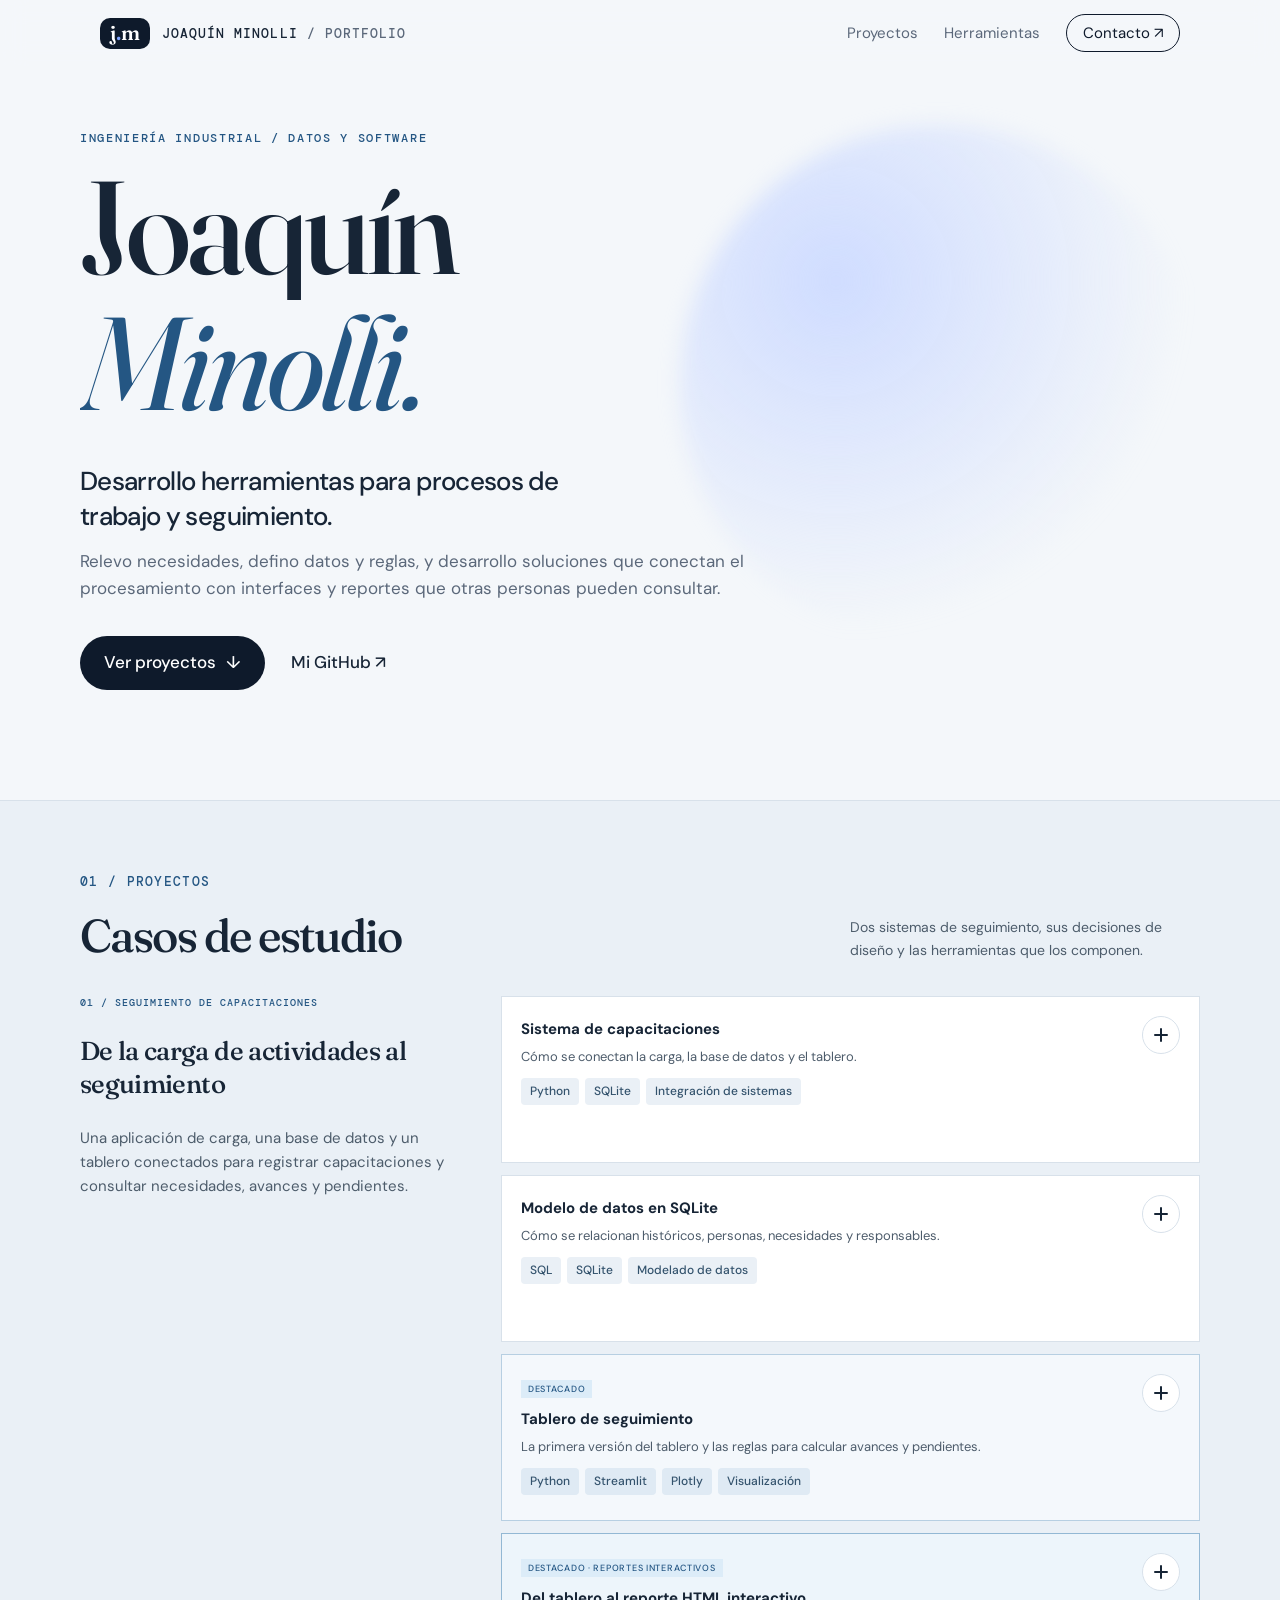
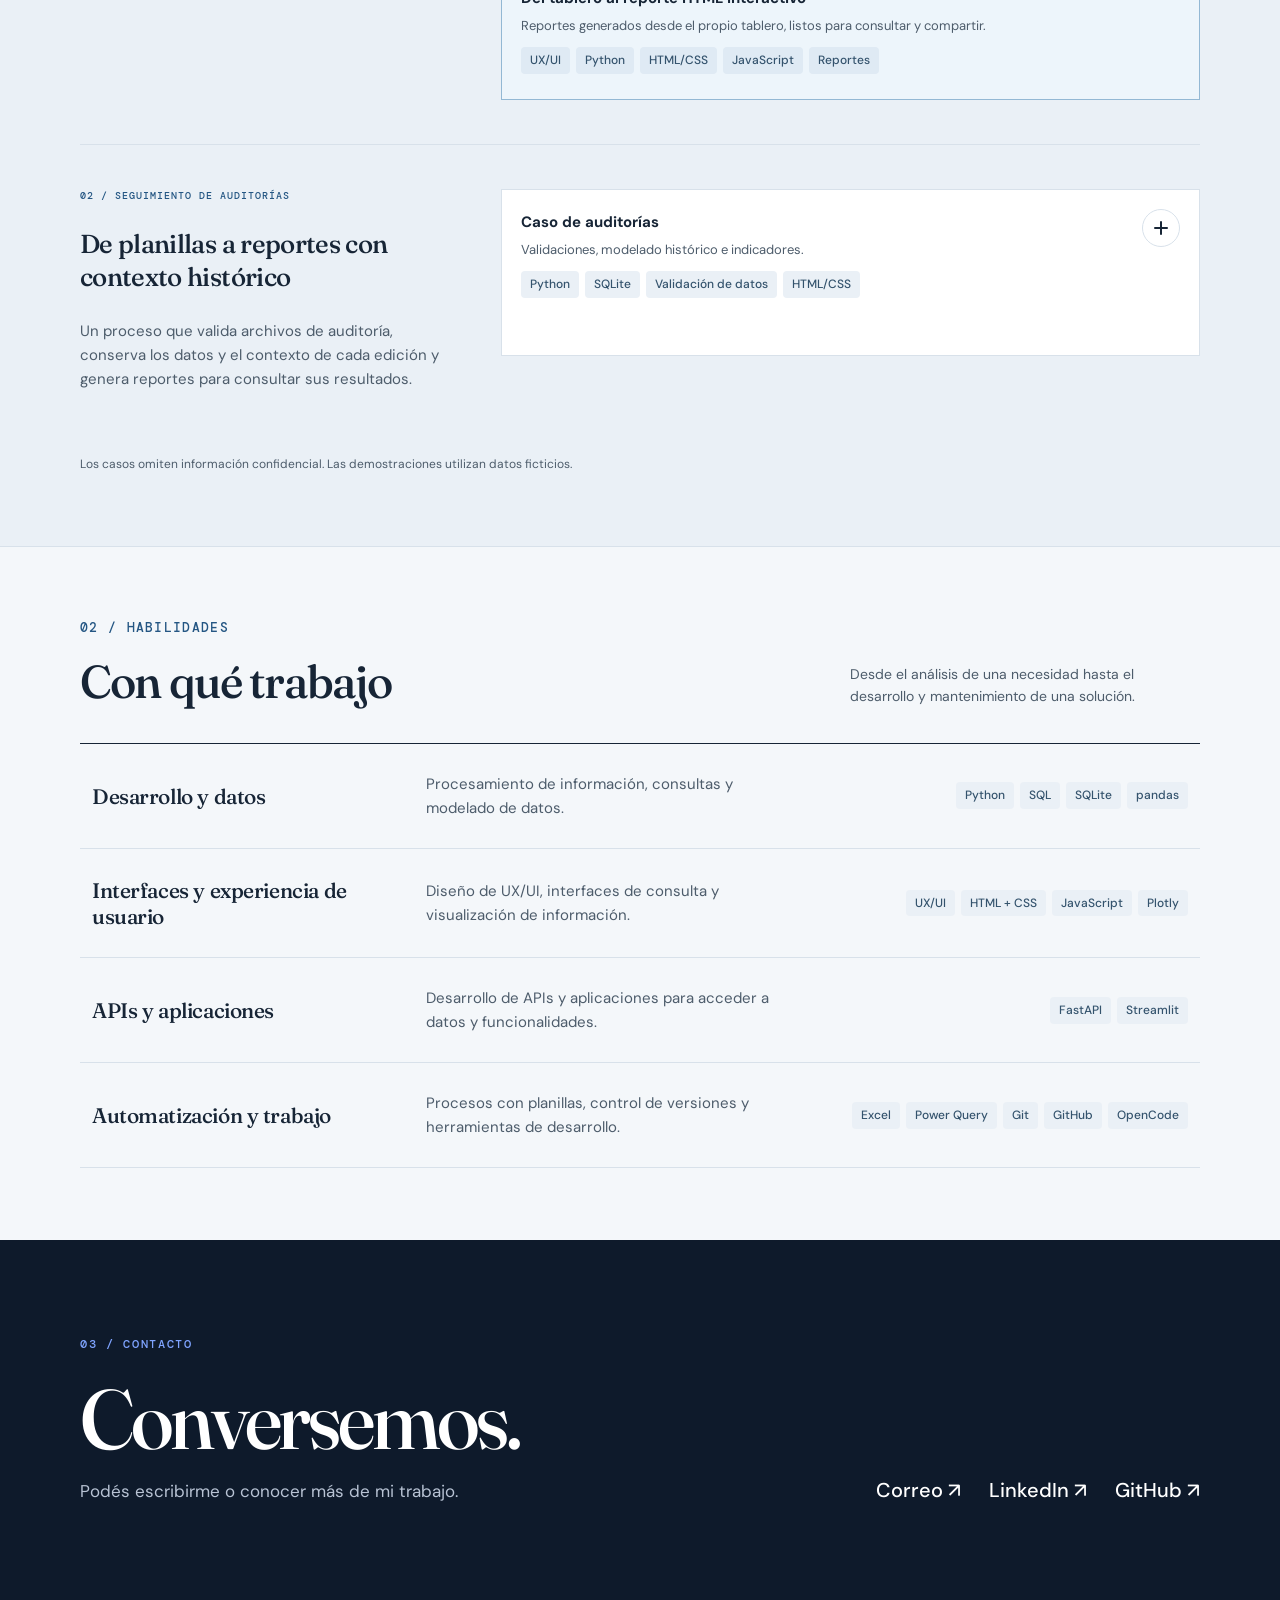
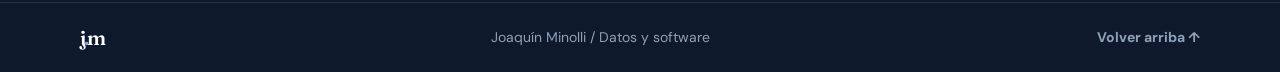
<file: index.html>
<!doctype html>
<html lang="es">
<head>
  <meta charset="utf-8">
  <meta name="viewport" content="width=device-width, initial-scale=1">
  <meta name="theme-color" content="#f4f7fa">
  <title>Joaquín Minolli — Proyectos de datos y software</title>
  <link rel="preconnect" href="https://fonts.googleapis.com">
  <link rel="preconnect" href="https://fonts.gstatic.com" crossorigin>
  <link href="https://fonts.googleapis.com/css2?family=DM+Sans:wght@400;500;600;700&family=DM+Mono:wght@400;500&family=Fraunces:opsz,wght@9..144,400;9..144,500;9..144,600&display=swap" rel="stylesheet">
  <meta name="description" content="Proyectos de Joaquín Minolli: desarrollo de sistemas de seguimiento, automatización y análisis de datos.">
  <link rel="stylesheet" href="sitio/styles.css">
</head>
<body>
  <a class="skip" href="#contenido">Saltar al contenido</a>
  <header class="topbar"><a class="brand" href="#inicio" aria-label="Joaquín Minolli, inicio"><span class="brand-mark">j<span>.</span>m</span><span>JOAQUÍN MINOLLI <small>/ PORTFOLIO</small></span></a><nav aria-label="Navegación principal"><a href="#proyectos">Proyectos</a><a href="#herramientas">Herramientas</a><a class="nav-contact" href="#contacto">Contacto ↗</a></nav></header>
  <main id="contenido">
    <section class="hero wrap" id="inicio"><p class="eyebrow" style="--d:100">INGENIERÍA INDUSTRIAL / DATOS Y SOFTWARE</p><h1 aria-label="Joaquín Minolli."><span class="line"><span style="--d:250">Joaquín</span></span><span class="line"><span style="--d:400"><em>Minolli.</em></span></span></h1><p class="hero-lead" style="--d:750">Desarrollo herramientas para procesos de trabajo y seguimiento.</p><p class="hero-text" style="--d:900">Relevo necesidades, defino datos y reglas, y desarrollo soluciones que conectan el procesamiento con interfaces y reportes que otras personas pueden consultar.</p><div class="hero-actions" style="--d:1050"><a class="button" href="#proyectos">Ver proyectos <span aria-hidden="true">↓</span></a><a class="text-link" href="https://github.com/jminolli-e">Mi GitHub <span aria-hidden="true">↗</span></a></div></section>
    <section class="projects-section" id="proyectos"><div class="wrap section"><div class="section-heading reveal"><div><p class="eyebrow">01 / PROYECTOS</p><h2>Casos de estudio</h2></div><p>Dos sistemas de seguimiento, sus decisiones de diseño y las herramientas que los componen.</p></div>
      <article class="split"><div class="side reveal"><p class="project-label">01 / SEGUIMIENTO DE CAPACITACIONES</p><h3>De la carga de actividades al seguimiento</h3><p class="sum">Una aplicación de carga, una base de datos y un tablero conectados para registrar capacitaciones y consultar necesidades, avances y pendientes.</p></div><div class="list" aria-label="Documentación de capacitaciones">
        <details class="document reveal"><summary><span><strong>Sistema de capacitaciones</strong><small>Cómo se conectan la carga, la base de datos y el tablero.</small><span class="tags"><span>Python</span><span>SQLite</span><span>Integración de sistemas</span></span></span><span class="icon" aria-hidden="true"></span></summary><div class="document-detail"><p>Presenta el recorrido completo de una actividad: su registro y validación, el almacenamiento en SQLite y su uso en el seguimiento. Explica también las decisiones de arquitectura y sus restricciones.</p><a href="https://github.com/jminolli-e/case-studies/tree/main/pipeline_capacitaciones">Leer el caso ↗</a></div></details>
        <details class="document reveal"><summary><span><strong>Modelo de datos en SQLite</strong><small>Cómo se relacionan históricos, personas, necesidades y responsables.</small><span class="tags"><span>SQL</span><span>SQLite</span><span>Modelado de datos</span></span></span><span class="icon" aria-hidden="true"></span></summary><div class="document-detail"><p>Describe la base departamental, sus históricos y catálogos, y las reglas que relacionan las actividades realizadas con las necesidades de capacitación.</p><a href="https://github.com/jminolli-e/case-studies/tree/main/capacitaciones.db">Leer el caso ↗</a></div></details>
        <details class="document featured reveal"><summary><span><span class="badge">Destacado</span><br><strong>Tablero de seguimiento</strong><small>La primera versión del tablero y las reglas para calcular avances y pendientes.</small><span class="tags"><span>Python</span><span>Streamlit</span><span>Plotly</span><span>Visualización</span></span></span><span class="icon" aria-hidden="true"></span></summary><div class="document-detail"><p>Explica cómo se construyen los universos de seguimiento, se calcula el cumplimiento y se presentan indicadores y pendientes para su consulta.</p><a href="https://github.com/jminolli-e/case-studies/tree/main/capacitaciones">Leer el caso ↗</a></div></details>
        <details class="document featured report reveal"><summary><span><span class="badge">Destacado · Reportes interactivos</span><br><strong>Del tablero al reporte HTML interactivo</strong><small>Reportes generados desde el propio tablero, listos para consultar y compartir.</small><span class="tags"><span>UX/UI</span><span>Python</span><span>HTML/CSS</span><span>JavaScript</span><span>Reportes</span></span></span><span class="icon" aria-hidden="true"></span></summary><div class="document-detail"><p>Al elegir un período, el tablero genera un reporte HTML autocontenido con indicadores, actividad y pendientes por grupo. Incluye filtros y descarga de CSV, sin necesitar acceso al tablero.</p><a href="https://github.com/jminolli-e/case-studies/tree/main/capacitaciones/actualizacion">Leer el caso ↗</a><div class="demo-links"><a href="capacitaciones/actualizacion/demo/dashboard-actual.html">Probar el tablero ↗</a><a href="capacitaciones/actualizacion/demo/reporte-actual.html">Ver un reporte de ejemplo ↗</a></div><small class="demo-note">Demostraciones con datos ficticios; el tablero reproduce parte de la interfaz.</small></div></details>
      </div></article>
      <article class="split"><div class="side reveal"><p class="project-label">02 / SEGUIMIENTO DE AUDITORÍAS</p><h3>De planillas a reportes con contexto histórico</h3><p class="sum">Un proceso que valida archivos de auditoría, conserva los datos y el contexto de cada edición y genera reportes para consultar sus resultados.</p></div><div class="list"><details class="document reveal"><summary><span><strong>Caso de auditorías</strong><small>Validaciones, modelado histórico e indicadores.</small><span class="tags"><span>Python</span><span>SQLite</span><span>Validación de datos</span><span>HTML/CSS</span></span></span><span class="icon" aria-hidden="true"></span></summary><div class="document-detail"><p>Explica cómo se validan las planillas, se conserva el universo y las respuestas de cada edición y se generan reportes HTML y PNG con sus resultados.</p><a href="https://github.com/jminolli-e/case-studies/tree/main/auditorias">Leer el caso ↗</a></div></details></div></article><p class="privacy-note">Los casos omiten información confidencial. Las demostraciones utilizan datos ficticios.</p></div></section>
    <section class="wrap section" id="herramientas"><div class="section-heading reveal"><div><p class="eyebrow">02 / HABILIDADES</p><h2>Con qué trabajo</h2></div><p>Desde el análisis de una necesidad hasta el desarrollo y mantenimiento de una solución.</p></div><div class="rows"><div class="row reveal" style="--d:0"><h3>Desarrollo y datos</h3><p>Procesamiento de información, consultas y modelado de datos.</p><div class="tags"><span>Python</span><span>SQL</span><span>SQLite</span><span>pandas</span></div></div><div class="row reveal" style="--d:90"><h3>Interfaces y experiencia de usuario</h3><p>Diseño de UX/UI, interfaces de consulta y visualización de información.</p><div class="tags"><span>UX/UI</span><span>HTML + CSS</span><span>JavaScript</span><span>Plotly</span></div></div><div class="row reveal" style="--d:180"><h3>APIs y aplicaciones</h3><p>Desarrollo de APIs y aplicaciones para acceder a datos y funcionalidades.</p><div class="tags"><span>FastAPI</span><span>Streamlit</span></div></div><div class="row reveal" style="--d:270"><h3>Automatización y trabajo</h3><p>Procesos con planillas, control de versiones y herramientas de desarrollo.</p><div class="tags"><span>Excel</span><span>Power Query</span><span>Git</span><span>GitHub</span><span>OpenCode</span></div></div></div></section>
    <section class="contact-section" id="contacto"><div class="wrap contact-inner reveal"><div><p class="eyebrow">03 / CONTACTO</p><h2>Conversemos.</h2><p>Podés escribirme o conocer más de mi trabajo.</p></div><div class="contact-links"><a href="mailto:joacominolli8@gmail.com">Correo ↗</a><a href="https://www.linkedin.com/in/joaquin-minolli-bb6983295/">LinkedIn ↗</a><a href="https://github.com/jminolli-e">GitHub ↗</a></div></div></section>
  </main><footer><div class="wrap footer-inner"><a class="footer-brand" href="#inicio">j<span>.</span>m</a><p>Joaquín Minolli / Datos y software</p><a href="#inicio">Volver arriba ↑</a></div></footer>
  <script src="sitio/main.js" defer></script>
</body>
</html>
</file>
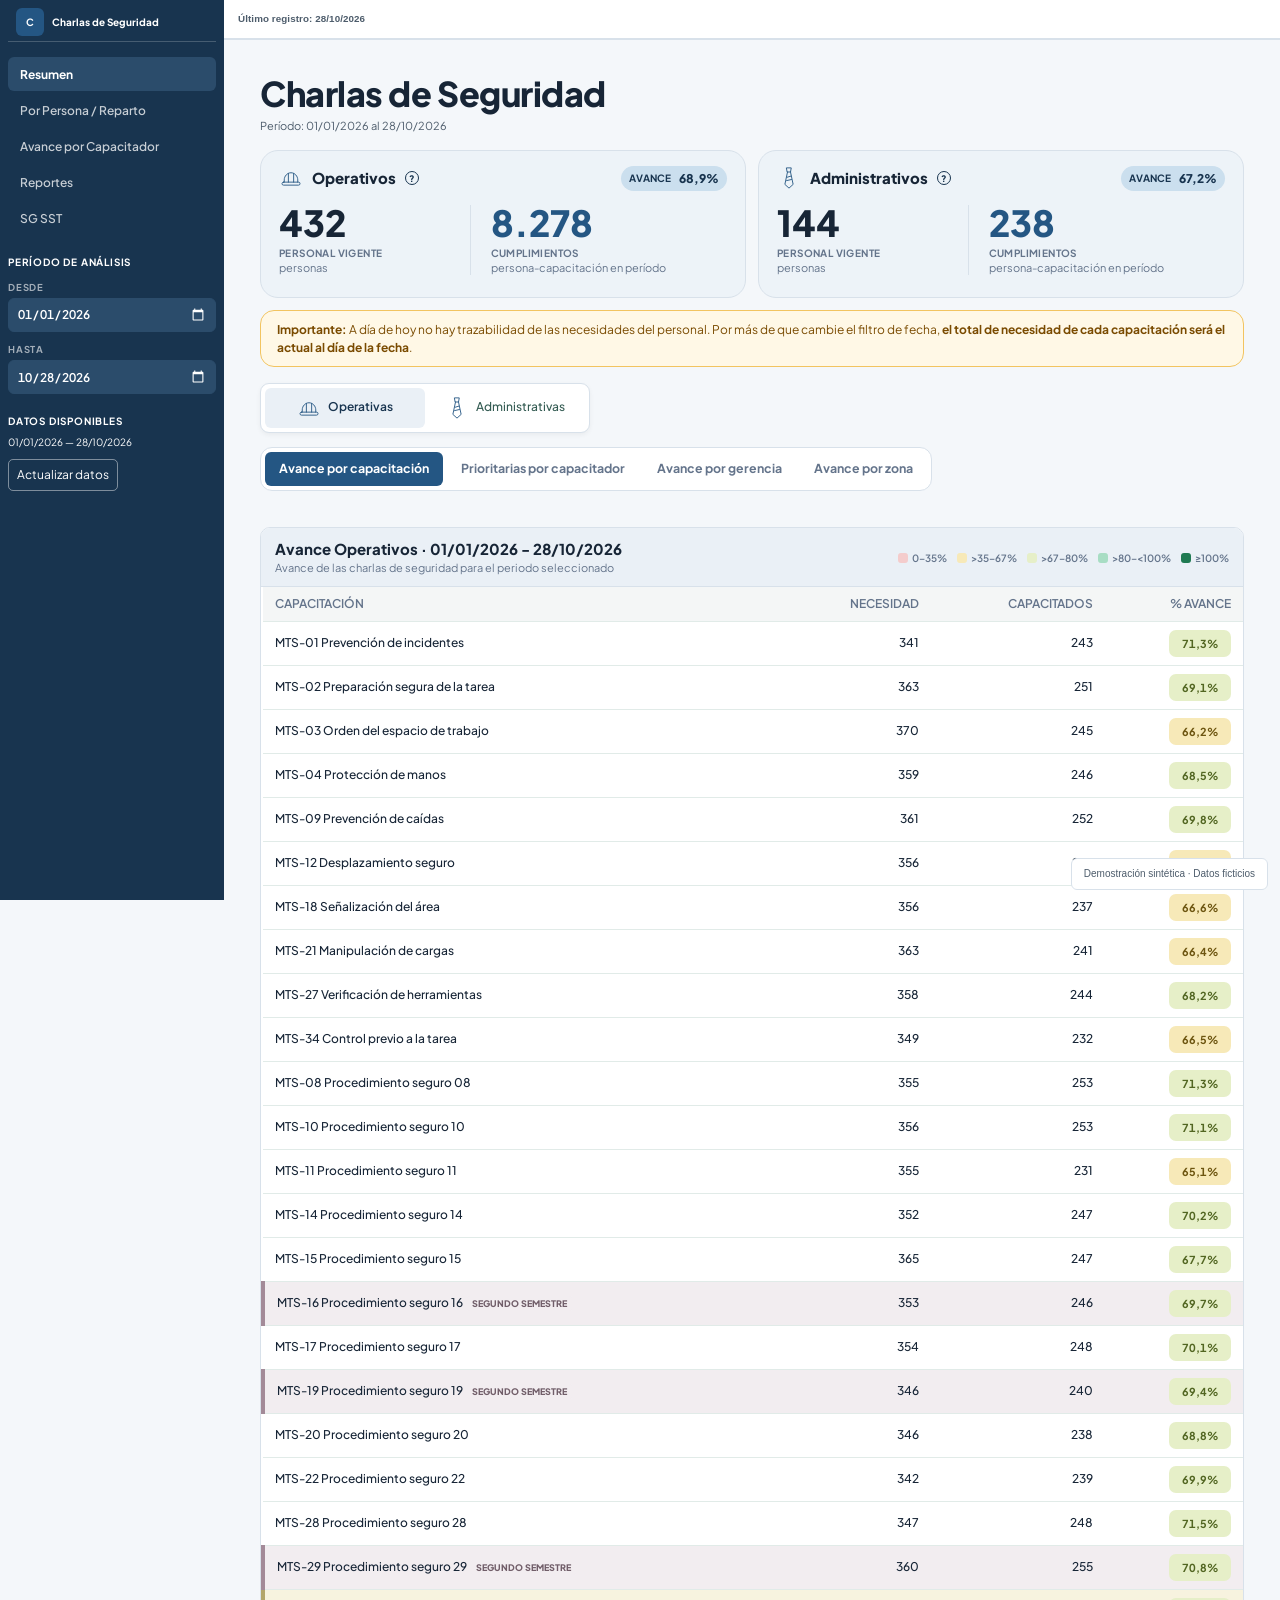
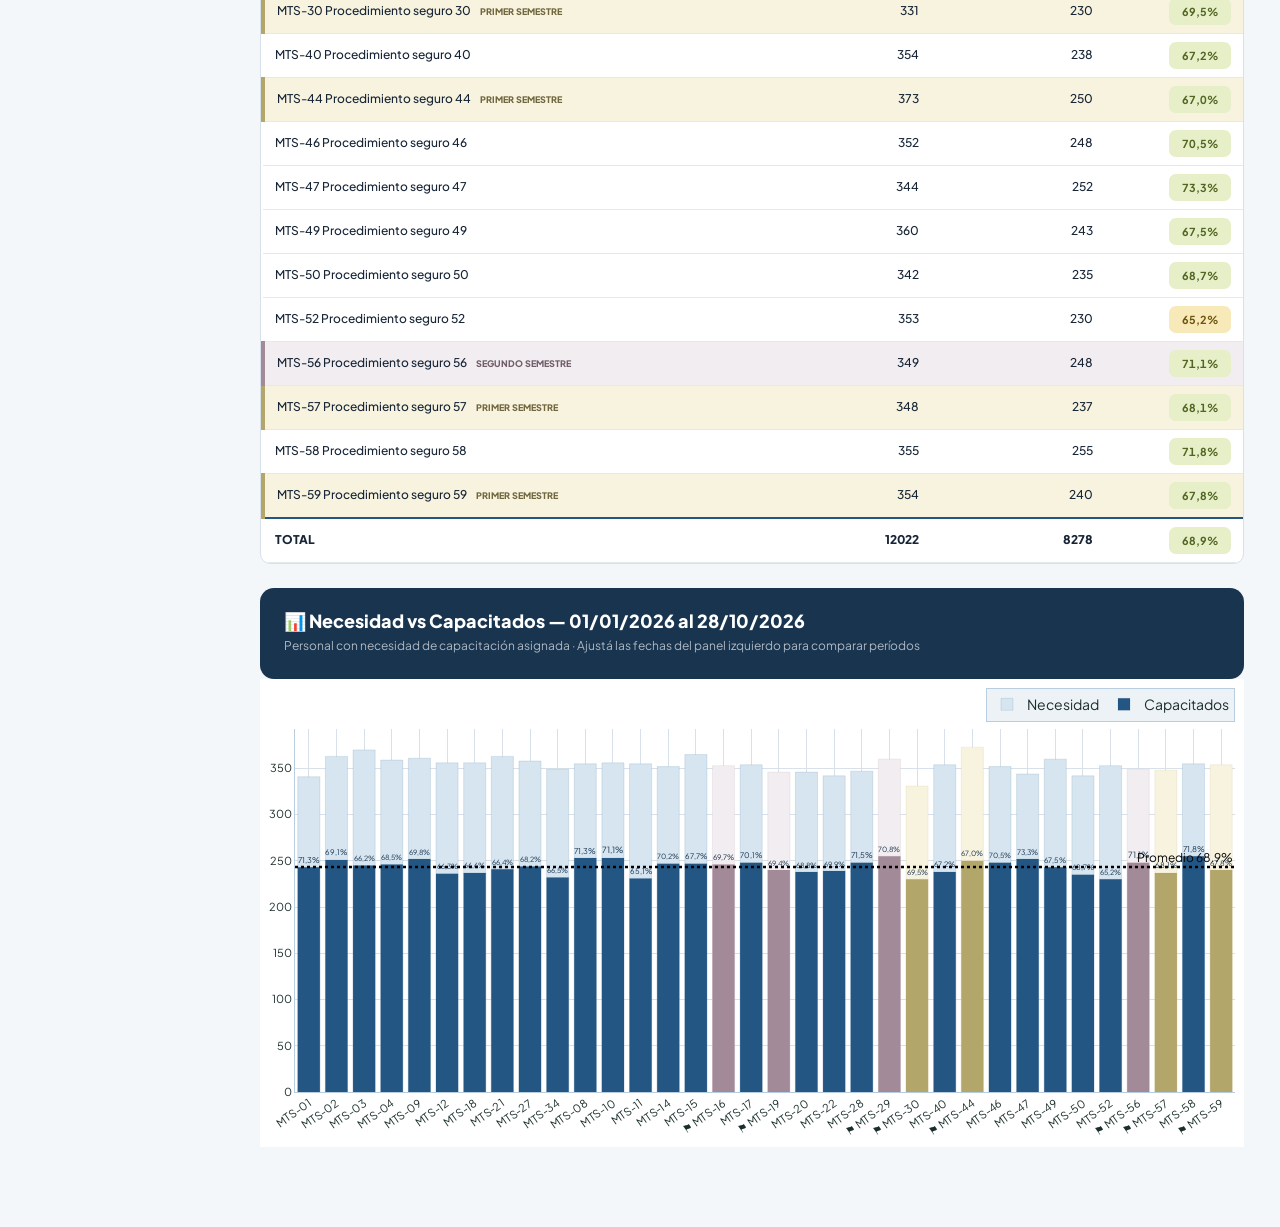
<file: capacitaciones/actualizacion/demo/dashboard-actual.html>
<!doctype html>
<html lang="es"><head><meta charset="utf-8"><meta name="viewport" content="width=device-width,initial-scale=1">
<title>Charlas de Seguridad · Demostración sintética</title>
<style>
@font-face{font-family:'Plus Jakarta Sans';src:url('PlusJakartaSans-Variable.ttf') format('truetype');font-weight:100 900;font-display:swap}body{font-family:'Plus Jakarta Sans','Segoe UI',Arial,sans-serif!important}
.control{justify-content:flex-start!important}.tabs{width:max-content;max-width:100%}.sidebar{background:#197c69!important}.main{padding-top:27px!important}.card .numbers>div:nth-child(2) strong{color:#245683}.panel-head{background:#f4f6f6}.priority-semester-first{background:#f7f3df;color:#71663d}.priority-semester-second{background:#f2edf0;color:#715e69}.priority-semester-first,.priority-semester-second{font-size:9px;font-weight:800;border-radius:3px;padding:2px 5px}.priority-row-first td:first-child{border-left:4px solid #b3a66b}.priority-row-second td:first-child{border-left:4px solid #a38a98}.priority-row-first{background:#f7f3df}.priority-row-second{background:#f2edf0}
.kpi-heading{display:flex;align-items:center;gap:9px}.kpi-heading svg{width:21px;height:21px;stroke:#245683;fill:none;stroke-width:2;stroke-linecap:round;stroke-linejoin:round}.kpi-progress{display:flex;align-items:center;gap:6px}.kpi-progress small{font-size:9px;text-transform:uppercase;font-weight:800}.convention-card{background:#edf3f8;border:1px solid #d8e1ea;border-radius:18px;padding:20px 24px}.convention-body{display:grid;grid-template-columns:150px 1fr;gap:16px;margin-top:15px}.ring{width:104px;height:104px;position:relative}.ring svg{width:100%;height:100%;transform:rotate(-90deg)}.ring circle{fill:none;stroke-width:8}.ring span{position:absolute;inset:0;display:grid;place-items:center;font-size:24px;font-weight:800}.convention-details{border-left:1px solid #d8e1ea;padding-left:18px}.convention-details strong{font-size:28px;display:block}.convention-details small{color:#64748b}.convention-details .split{border-top:1px solid #d8e1ea;margin-top:10px;padding-top:10px}
:root{--green:#245683;--dark:#18344f;--bg:#f8fafb;--border:#d8e1ea;--text:#1a2e2b;--muted:#64748b}*{box-sizing:border-box}body{margin:0;background:var(--bg);color:var(--text);font:13px/1.45 'Segoe UI',Arial,sans-serif}button,select,input{font:inherit}button{cursor:pointer}button:disabled{cursor:not-allowed;opacity:.55}.sidebar{position:fixed;inset:0 auto 0 0;width:224px;padding:12px;background:#137967;color:white}.brand{font-weight:750;padding:4px 8px 15px;border-bottom:1px solid #ffffff33}.brand b{background:#28b498;padding:7px 11px;border-radius:6px;margin-right:8px}.nav{display:grid;gap:4px;margin-top:12px}.nav button{background:none;color:white;border:0;border-radius:6px;padding:9px 12px;text-align:left}.nav button.active{background:#ffffff35}.sidebar h4{font-size:10px;text-transform:uppercase;letter-spacing:.08em;margin:24px 0 8px}.sidebar small{display:block;margin-top:12px}.sidebar input{width:100%;border:0;border-radius:5px;padding:9px;color:#173d35;background:#e6f3ef}.sidebar label{display:block;margin:10px 0 3px;font-size:10px;font-weight:bold}.refresh{margin-top:10px;color:white;background:transparent;border:1px solid #ffffff70;border-radius:5px;padding:7px}.top{margin-left:224px;height:40px;background:white;padding:12px 36px;color:var(--muted);font-size:10px}.main{margin-left:224px;padding:25px 36px 80px;max-width:1750px}h1{font-size:34px;margin:0}h2{font-size:19px;margin:0 0 8px}h3{font-size:15px;margin:0}.period,.caption{color:var(--muted);font-size:12px}.grid{display:grid;grid-template-columns:repeat(2,minmax(0,1fr));gap:16px;margin:20px 0}.card{background:#edf3f8;border:1px solid var(--border);border-radius:18px;padding:20px 24px}.card h3{display:flex;justify-content:space-between;align-items:center}.badge{background:#d7ece5;color:var(--dark);border-radius:8px;padding:5px 10px}.numbers{display:grid;grid-template-columns:1fr 1fr;margin-top:16px}.numbers>div+div{border-left:1px solid var(--border);padding-left:20px}.numbers strong{display:block;font-size:30px;line-height:1.15}.numbers span,.kicker{font-size:10px;font-weight:bold;text-transform:uppercase;letter-spacing:.04em}.numbers small,.card footer{display:block;color:var(--muted);font-size:11px;margin-top:4px}.notice{background:#fff8e8;border-left:4px solid #e8a329;padding:13px 16px;margin:18px 0}.control{display:flex;justify-content:center;margin:25px 0 12px}.segments{display:flex;gap:4px;padding:4px;background:white;border:1px solid var(--border);border-radius:9px}.segments button,.tabs button{border:0;border-radius:6px;background:transparent;padding:9px 18px;color:#335b52}.segments button.active,.tabs button.active{background:var(--green);color:white;font-weight:bold}.tabs{display:flex;gap:4px;background:white;border:1px solid var(--border);border-radius:9px;padding:4px;margin:18px 0;overflow:auto}.tabs button{white-space:nowrap}.panel{background:white;border:1px solid var(--border);border-radius:10px;overflow:hidden;margin:16px 0}.panel-head{padding:17px 20px;border-bottom:1px solid var(--border)}.legend{display:flex;gap:6px;flex-wrap:wrap;margin-top:10px}.legend span{font-size:10px;padding:4px 7px;border-radius:5px}.table-scroll{overflow:auto}table{width:100%;border-collapse:collapse}th,td{border-bottom:1px solid #e1ebe8;padding:9px 12px;text-align:right;white-space:nowrap}th:first-child,td:first-child{text-align:left}th{background:#f4f6f6;text-transform:uppercase;color:#536b65;font-size:10px}tfoot{font-weight:700}tfoot td{border-top:2px solid var(--green)}.pct{display:inline-block;min-width:62px;padding:4px;border-radius:6px;text-align:center;font-weight:bold}.selector{display:block;max-width:460px;margin-top:24px}.selector select{display:block;width:100%;padding:10px;margin-top:6px;border:1px solid var(--border);border-radius:6px;background:white}.chart-row{display:grid;grid-template-columns:220px 1fr;gap:12px;align-items:center;padding:9px 20px}.track{height:28px;background:#eef2f5}.bar{height:100%;min-width:2px;padding:5px;text-align:right;font-weight:bold;font-size:11px}.empty{padding:30px;color:var(--muted)}.public{position:fixed;right:12px;bottom:10px;padding:8px 12px;background:white;border:1px solid var(--border);border-radius:6px;color:var(--muted);font-size:10px}.report-image{width:100%;max-width:1100px;border:1px solid var(--border)}[hidden]{display:none!important}@media(max-width:800px){.sidebar{position:static;width:auto}.sidebar input,.sidebar label,.sidebar h4,.sidebar small,.refresh{display:none}.top,.main{margin-left:0}.main{padding:20px 16px 70px}.grid{grid-template-columns:1fr}.chart-row{grid-template-columns:120px 1fr}.nav{grid-template-columns:repeat(2,1fr)}}
/* Densidad y jerarquía del tablero Streamlit a escala de escritorio. */
@media(min-width:801px){#trainer-kpis .card{min-height:218px}#trainer-kpis .numbers small{margin-top:5px}#trainer-kpis .card footer{border-top:1px solid #d8e1ea;margin-top:16px;padding-top:10px}.notice{line-height:1.6}}
@media(min-width:801px){.sidebar{padding:8px}.brand{height:34px;padding:0 8px 7px;font-size:10px}.brand b{display:inline-grid;place-items:center;width:28px;height:28px;padding:0;margin-right:8px}.nav{gap:2px;margin-top:15px}.nav button{height:34px;padding:0 12px;font-size:11px}.sidebar h4{margin:20px 0 6px}.sidebar label{margin:8px 0 3px;font-size:9px}.sidebar input{height:34px;padding:7px;background:#ffffff38;color:white;font-weight:700}.sidebar small{margin-top:5px;font-size:10px}.top{height:40px;padding:12px 14px}.main{padding-top:34px!important}.main h1{font-size:34px;line-height:1.15;font-weight:800;letter-spacing:-.03em}.period{margin:5px 0 16px;font-size:11px}.grid{gap:12px;margin:14px 0 12px}.card{padding:15px 18px;min-height:148px}.card h3{font-size:14px}.numbers{margin-top:12px}.numbers strong{font-size:36px}.numbers small{font-size:10px}.notice{border:1px solid #f5a623;border-radius:12px;padding:11px 16px;margin:12px 0 16px;font-size:11px;background:#fffaf0}.control{margin:16px 0 12px}.segments{gap:0;box-shadow:0 2px 5px #0000000d}.segments button{min-width:160px;padding:8px 16px;font-size:11px}.segments button.active{background:#e3f3ee;color:#18344f}.tabs{margin:14px 0 36px}.tabs button{font-size:11px;font-weight:650;padding:10px 22px}.panel-head{min-height:57px;padding:12px 15px;display:grid;grid-template-columns:minmax(0,1fr) auto;column-gap:10px;align-items:center}.panel-head h3{grid-column:1;font-size:14px}.panel-head .caption{grid-column:1;font-size:10px;margin:2px 0}.panel-head .legend{grid-column:2;grid-row:1 / span 2;margin:0;justify-content:flex-end}.legend span{padding:2px 4px;font-size:9px}.panel{margin:0 0 18px}.table-scroll th,.table-scroll td{padding:8px 12px;font-size:11px}.pct{font-size:11px}.convention-card{padding:17px 24px;min-height:212px}.convention-body{margin-top:18px}.selector{max-width:none;margin-top:22px}.selector select{height:36px;padding:8px}.chart-row{font-size:11px}}
</style><link rel="stylesheet" href="dashboard-fidelidad.css"></head><body>
<aside class="sidebar"><div class="brand"><b>C</b>Charlas de Seguridad</div><nav class="nav"><button data-view="summary" class="active">Resumen</button><button disabled>Por Persona / Reparto</button><button data-view="trainer">Avance por Capacitador</button><button data-view="reports">Reportes</button><button disabled>SG SST</button></nav><div id="filters"><h4>Período de análisis</h4><label for="desde">Desde</label><input type="date" id="desde" value="2026-01-01" min="2026-01-01" max="2026-10-28"><label for="hasta">Hasta</label><input type="date" id="hasta" value="2026-10-28" min="2026-01-01" max="2026-10-28"></div><h4>Datos disponibles</h4><small>01/01/2026 — 28/10/2026</small><button class="refresh" disabled>Actualizar datos</button></aside>
<div class="top">Último registro: 28/10/2026</div><main class="main"><h1>Charlas de Seguridad</h1><p class="period" id="period"></p><section id="summary"><div class="grid" id="summary-kpis"></div><div class="notice"><b>Importante:</b> A día de hoy no hay trazabilidad de las necesidades del personal. Por más de que cambie el filtro de fecha, <b>el total de necesidad de cada capacitación será el actual al día de la fecha</b>.</div><div class="control"><div class="segments" id="summary-universe"><button data-universe="operativo" class="active">Operativas</button><button data-universe="administrativo">Administrativas</button></div></div><div class="tabs" id="summary-tabs"></div><div id="summary-content"></div></section>
<section id="trainer" hidden><label class="selector">Seleccioná un capacitador:<select id="trainer-select"><option value="">Seleccionar capacitador</option></select></label><div id="trainer-empty" class="empty">Seleccioná un capacitador para ver su avance.</div><div id="trainer-body" hidden><div class="control"><div class="segments" id="trainer-universe"><button data-universe="operativo" class="active">Operativas</button><button data-universe="administrativo">Administrativas</button></div></div><div class="grid" id="trainer-kpis"></div><div class="tabs" id="trainer-tabs"></div><div id="trainer-content"></div></div></section><section id="reports" hidden><header class="report-builder-header"><p class="report-builder-kicker">Informes para grupos</p><h2 class="report-builder-title">Reportes HTML interactivos</h2><p class="report-builder-caption">Elegí el período de actividad. El avance prioritario se calculará desde el 1 de enero hasta la última fecha disponible.</p></header><div class="report-dates"><label for="report-desde">Desde<input id="report-desde" type="date" disabled></label><label for="report-hasta">Hasta<input id="report-hasta" type="date" disabled></label></div><button class="report-generate" disabled>Generar reportes</button><div class="report-info" role="status"><span class="report-info-icon" aria-hidden="true">ⓘ</span><span>Completá ambas fechas para habilitar la generación.</span></div></section></main><div class="public">Demostración sintética · Datos ficticios</div>
<script src="datos-sinteticos.js"></script><script>
const d=CapacitacionesDatos,state={view:'summary',summaryUniverse:'operativo',summaryTab:'avance',trainerUniverse:'operativo',trainerTab:'avance'};
const $=s=>document.querySelector(s),fmt=n=>n.toLocaleString('es-AR'),pct=n=>n===null?'—':n.toFixed(1).replace('.',',')+'%';
function color(n){return n===null?['#f1f5f9','#64748b']:n<=35?['#f4cccc','#8b1e1e']:n<=67?['#f7e9b8','#6d5510']:n<=80?['#e6efc8','#526622']:n<100?['#a8ddc4','#145c49']:['#1f7a52','#fff']}
function pill(n){const [bg,fg]=color(n);return `<span class="pct" style="background:${bg};color:${fg}">${pct(n)}</span>`}
function dates(){return {desde:$('#desde').value,hasta:$('#hasta').value}}
function calc(filter={}){return d.calcular({...dates(),...filter})}
function legend(){return '<div class="legend">'+[['#f4cccc','0–35%'],['#f7e9b8','&gt;35–67%'],['#e6efc8','&gt;67–80%'],['#a8ddc4','&gt;80–&lt;100%'],['#1f7a52','≥100%']].map(([c,t])=>`<span><i style="background:${c}"></i>${t}</span>`).join('')+'</div>'}
const icons={operativos:'<svg viewBox="0 0 64 64" aria-hidden="true"><path d="M14 43v-6c0-10 8-19 18-19s18 9 18 19v6"/><path d="M25 20v23M39 20v23"/><rect x="8" y="43" width="48" height="8" rx="4"/></svg>',administrativos:'<svg viewBox="0 0 64 64" aria-hidden="true"><path d="M26 5h12l-2 11h-8z"/><path d="M28 16l-7 33 11 10 11-10-7-33"/><path d="M27 30l10-3M25.5 39l13-3"/></svg>',shield:'<svg viewBox="0 0 24 24" aria-hidden="true"><path d="M12 3 5.5 6v5c0 4.2 2.7 8 6.5 10 3.8-2 6.5-5.8 6.5-10V6L12 3Z"/><path d="m9.3 11.8 1.8 1.8 3.7-4"/></svg>'};
function help(sections){const label=sections.map(([title,text])=>title+': '+text).join(' ');return `<span class="summary-kpi-help" tabindex="0" role="img" aria-label="${label}">?<span class="summary-kpi-tooltip" role="tooltip">${sections.map(([title,text])=>`<span class="summary-kpi-tooltip-section"><strong>${title}</strong><span>${text}</span></span>`).join('')}</span></span>`}
function card(title,a,b,progress){const icon=title.startsWith('Administrativos')?icons.administrativos:icons.operativos;return `<article class="card"><h3><span class="kpi-heading">${icon}${title}${help([['Personal vigente: '+fmt(a),'Personas únicas con al menos una necesidad de capacitación vigente.'],['Cumplimientos: '+fmt(b),'Pares únicos persona-capacitación realizados en el período.'],['Avance: '+pct(progress),'Cumplimientos persona-capacitación sobre necesidades vigentes del universo.']])}</span><span class="badge kpi-progress" aria-label="Avance: ${pct(progress)}"><small>Avance</small><span class="progress-value">${pct(progress)}</span></span></h3><div class="numbers"><div><strong>${fmt(a)}</strong><span>Personal vigente</span><small>personas</small></div><div><strong>${fmt(b)}</strong><span>Cumplimientos</span><small>persona-capacitación en período</small></div></div></article>`}
function conventionCard(group,people,done,need){const progress=need?done/need*100:0,offset=263.8938*(1-progress/100);return `<article class="convention-card"><h3 class="kpi-heading">${icons.shield}Grupo ${group}</h3><div class="convention-body"><div><div class="ring"><svg viewBox="0 0 100 100" aria-hidden="true"><circle cx="50" cy="50" r="42" stroke="#dce8e4"/><circle cx="50" cy="50" r="42" stroke="#245683" stroke-dasharray="263.8938" stroke-dashoffset="${offset}" stroke-linecap="round"/></svg><span>${pct(progress)}</span></div><small>Avance ponderado</small></div><div class="convention-details"><span class="kicker">Personas con necesidad</span><strong>${fmt(people)}</strong><small>personas únicas</small><div class="split"><span class="kicker">Cumplimientos</span><div><b>${fmt(done)}</b> de ${fmt(need)}</div></div></div></div></article>`}
function summary(){const op=calc({universo:'operativo'}),ad=calc({universo:'administrativo'});$('#summary-kpis').innerHTML=card('Operativos',op.personas,op.capacitados,op.porcentaje)+card('Administrativos',ad.personas,ad.capacitados,ad.porcentaje);const tabs=state.summaryUniverse==='operativo'?[['avance','Avance por capacitación'],['prioridades','Prioritarias por capacitador'],['gerencia','Avance por gerencia'],['zona','Avance por zona']]:[['avance','Avance por capacitación'],['gerencia','Avance por gerencia'],['zona','Avance por zona']];$('#summary-tabs').innerHTML=tabs.map(([id,label])=>`<button data-tab="${id}" class="${state.summaryTab===id?'active':''}">${label}</button>`).join('');state.summaryTab==='prioridades'?priorities():state.summaryTab==='gerencia'||state.summaryTab==='zona'?summaryGrouped():summaryAdvance()}
function summaryAdvance(){const courses=d.capacitaciones.filter(c=>c.universo===state.summaryUniverse),total=calc({universo:state.summaryUniverse});const rows=courses.map(c=>{const a=calc({universo:c.universo,codigo:c.codigo});return `<tr><td>${c.codigo} ${c.nombre}${c.semestre?` <small> · PRIORITARIA ${c.semestre==='1er'?'ANTERIOR':'ACTUAL'}</small>`:''}</td><td>${a.necesidad}</td><td>${a.capacitados}</td><td>${pill(a.porcentaje)}</td></tr>`}).join('');$('#summary-content').innerHTML=`<article class="panel"><header class="panel-head"><h3>Avance ${state.summaryUniverse==='operativo'?'Operativos':'Administrativos'} · 01/01/2026 — 28/10/2026</h3><div class="caption">Necesidad y cumplimiento de capacitaciones en el período seleccionado.</div>${legend()}</header><div class="table-scroll"><table><thead><tr><th>Capacitación</th><th>Necesidad</th><th>Capacitados</th><th>% Avance</th></tr></thead><tbody>${rows}</tbody><tfoot><tr><td>TOTAL</td><td>${total.necesidad}</td><td>${total.capacitados}</td><td>${pill(total.porcentaje)}</td></tr></tfoot></table></div></article>`}
function priorities(){const courses=d.capacitaciones.filter(c=>c.universo==='operativo'&&c.semestre==='2do');const rows=d.inspectores.map(name=>{const cells=courses.map(c=>calc({universo:'operativo',inspector:name,codigo:c.codigo}));const need=cells.reduce((a,x)=>a+x.necesidad,0),done=cells.reduce((a,x)=>a+x.capacitados,0);return `<tr><td>${name}</td><td>${name.includes(' A')?'A':'B'}</td>${cells.map(x=>`<td>${pill(x.porcentaje)}</td>`).join('')}<td>${pill(need?done/need*100:null)}</td></tr>`}).join('');$('#summary-content').innerHTML=`<div class="grid">${['A','B'].map(group=>{const ns=d.inspectores.filter(x=>x.includes(' '+group)).flatMap(name=>courses.map(c=>calc({universo:'operativo',inspector:name,codigo:c.codigo})));const n=ns.reduce((a,x)=>a+x.necesidad,0),v=ns.reduce((a,x)=>a+x.capacitados,0);return conventionCard(group,d.personas.filter(p=>p.universo==='operativo'&&p.inspector.includes(' '+group)).length,v,n)}).join('')}</div><article class="panel"><header class="panel-head"><h3>Avance Prioritarias por Capacitador</h3><p class="caption">Cada celda muestra el avance por capacitación. Total ponderado divide los cumplimientos por las necesidades.</p>${legend()}</header><div class="table-scroll"><table><thead><tr><th>Capacitador</th><th>Grupo</th>${courses.map(c=>`<th>${c.codigo}</th>`).join('')}<th>Total ponderado</th></tr></thead><tbody>${rows}</tbody></table></div></article>`}
function trainer(){const name=$('#trainer-select').value;$('#trainer-empty').hidden=!!name;$('#trainer-body').hidden=!name;if(!name)return;const u=state.trainerUniverse,x=calc({universo:u,inspector:name}),people=d.personas.filter(p=>p.universo===u&&p.inspector===name),orgs=new Set(people.map(p=>p.organizacion)),ids=new Set(people.map(p=>p.id)),done=new Set(d.actividad.filter(a=>a.fecha>=dates().desde&&a.fecha<=dates().hasta).map(a=>`${a.persona}:${a.codigo}`)),pendingPeople=new Set(d.necesidades.filter(n=>ids.has(n.persona)&&!done.has(`${n.persona}:${n.codigo}`)).map(n=>n.persona));$('#trainer-kpis').innerHTML=`<article class="card"><h3>Personas a cargo ⓘ</h3><div class="numbers"><div><strong>${x.personas}</strong><span>Personas asignadas</span></div><div><strong>${pendingPeople.size}</strong><span>Personas pendientes</span></div></div><footer>${orgs.size} organizaciones · ${new Set(people.map(p=>p.reparto)).size} repartos</footer></article><article class="card"><h3>Personas pendientes de prioritarias ⓘ</h3><div class="numbers">${['1er','2do'].map(s=>{const codes=new Set(d.capacitaciones.filter(c=>c.semestre===s).map(c=>c.codigo));const n=new Set(d.necesidades.filter(a=>ids.has(a.persona)&&codes.has(a.codigo)&&!done.has(`${a.persona}:${a.codigo}`)).map(a=>a.persona)).size;return `<div><strong>${u==='operativo'?n:'—'}</strong><span>${s==='1er'?'Primer':'Segundo'} semestre</span><small>Personas únicas pendientes</small></div>`}).join('')}</div></article>`;const tabs=u==='operativo'?[['avance','Avance por capacitación'],['organizaciones','Avance por organización'],['detalle','Detalle por organización'],['pendientes','Personas pendientes'],['actividad','Actividad histórica']]:[['indicadores','Indicadores'],['pendientes','Personas pendientes'],['actividad','Actividad histórica']];$('#trainer-tabs').innerHTML=tabs.map(([id,label])=>`<button data-tab="${id}" ${!['avance','organizaciones'].includes(id)?'disabled':''} class="${state.trainerTab===id?'active':''}">${label}</button>`).join('');if(u!=='operativo'){$('#trainer-content').innerHTML='<div class="empty">Las secciones administrativas no están disponibles en esta demostración.</div>';return}const courses=d.capacitaciones.filter(c=>c.universo===u);if(state.trainerTab==='organizaciones'){const os=[...orgs].sort();$('#trainer-content').innerHTML=`<article class="panel"><header class="panel-head"><h3>Avance por organización</h3><p class="caption">Cada celda muestra el porcentaje de avance de una organización en cada capacitación. Gris indica que no existe necesidad.</p>${legend()}</header><div class="table-scroll"><table><thead><tr><th>Organización</th>${courses.map(c=>`<th title="${c.nombre}">${c.codigo}</th>`).join('')}</tr></thead><tbody>${os.map(org=>`<tr><td>${org}</td>${courses.map(c=>{const a=calc({universo:u,inspector:name,organizacion:org,codigo:c.codigo});return `<td title="${a.capacitados} capacitados / ${a.necesidad} necesidades">${pill(a.porcentaje)}</td>`}).join('')}</tr>`).join('')}</tbody></table></div></article>`}else{$('#trainer-content').innerHTML=`<article class="panel"><header class="panel-head"><h3>Avance por capacitación</h3><p class="caption">Porcentaje de personas capacitadas sobre la necesidad vigente de cada capacitación.</p>${legend()}</header>${courses.map(c=>({c,a:calc({universo:u,inspector:name,codigo:c.codigo})})).filter(x=>x.a.porcentaje!==null).sort((a,b)=>b.a.porcentaje-a.a.porcentaje).map(({c,a})=>{const [bg,fg]=color(a.porcentaje);return `<div class="chart-row" title="Pendientes: ${a.pendientes}"><span>${c.codigo} ${c.nombre}</span><div class="track"><div class="bar" style="width:${a.porcentaje}%;background:${bg};color:${fg}">${pct(a.porcentaje)} (${a.capacitados}/${a.necesidad})</div></div></div>`}).join('')}</article>`}}
const renderTrainer=trainer;
trainer=function(){renderTrainer();const name=$('#trainer-select').value;if(!name)return;const universe=state.trainerUniverse,people=d.personas.filter(p=>p.universo===universe&&p.inspector===name),ids=new Set(people.map(p=>p.id)),annual=new Set(d.actividad.filter(a=>a.fecha>='2026-01-01'&&a.fecha<='2026-10-28').map(a=>`${a.persona}:${a.codigo}`));const cards=$('#trainer-kpis').querySelectorAll('.card');cards[0].querySelector('h3').innerHTML=`<span class="kpi-heading"><svg viewBox="0 0 24 24" aria-hidden="true"><circle cx="8" cy="7" r="3"/><circle cx="17" cy="8" r="2.5"/><path d="M2 21v-3a6 6 0 0 1 12 0v3M15 13a5 5 0 0 1 7 4.6V21"/></svg>Personas a cargo <span title="Personas asignadas según el universo vigente y personas con al menos una capacitación pendiente en el período">ⓘ</span></span>`;cards[1].querySelector('h3').innerHTML=`<span class="kpi-heading">${icons.shield}Personas pendientes de prioritarias <span title="Acumulado anual independiente del filtro de fechas">ⓘ</span></span>`;const numberCells=cards[1].querySelectorAll('.numbers>div');if(universe==='administrativo'){cards[1].querySelector('.numbers').innerHTML='<div>No aplica</div>'}else{['1er','2do'].forEach((sem,i)=>{const codes=new Set(d.capacitaciones.filter(c=>c.semestre===sem).map(c=>c.codigo));const applicable=d.necesidades.filter(n=>ids.has(n.persona)&&codes.has(n.codigo));const count=new Set(applicable.filter(n=>!annual.has(`${n.persona}:${n.codigo}`)).map(n=>n.persona)).size;const total=new Set(applicable.map(n=>n.persona)).size;numberCells[i].querySelector('strong').textContent=count;numberCells[i].insertAdjacentHTML('beforeend',`<div style="height:5px;background:#dceee8;margin-top:12px"><div style="height:5px;width:${total?count/total*100:0}%;background:${i?'#a38a98':'#b3a66b'}"></div></div>`)});cards[1].insertAdjacentHTML('beforeend','<footer>Cada semestre cuenta <b>personas únicas</b>; una persona puede aparecer en ambos.</footer>')}if(state.trainerTab==='organizaciones'){$('#trainer-content table').classList.add('heatmap');const headers=$('#trainer-content thead tr').children;d.capacitaciones.filter(c=>c.universo==='operativo').forEach((c,i)=>{if(c.semestre){headers[i+1].style.background=c.semestre==='1er'?'#71663d':'#715e69';headers[i+1].style.color='white'}});$('#trainer-content .panel').insertAdjacentHTML('beforeend','<div class="panel-head caption">Prioritarias: <span class="priority-semester-first">1er semestre</span> <span class="priority-semester-second">2do semestre</span></div>')}};
const renderPriorities=priorities;
priorities=function(){renderPriorities();const courses=d.capacitaciones.filter(c=>c.universo==='operativo'&&c.semestre==='2do'),table=$('#summary-content table');const totals=courses.map(c=>calc({universo:'operativo',codigo:c.codigo}));const need=totals.reduce((s,x)=>s+x.necesidad,0),done=totals.reduce((s,x)=>s+x.capacitados,0);table.insertAdjacentHTML('beforeend',`<tfoot><tr><td>TOTAL GENERAL</td><td>Grupo A + Grupo B</td>${totals.map(x=>`<td title="Capacitados: ${x.capacitados} · Necesidad: ${x.necesidad}">${pill(x.porcentaje)}</td>`).join('')}<td title="Capacitados: ${done} · Necesidad: ${need}">${pill(need?done/need*100:null)}</td></tr></tfoot>`);table.querySelectorAll('tbody tr').forEach((row,i)=>{const name=d.inspectores[i];row.children[1].textContent='Grupo '+(name.includes(' A')?'A':'B');courses.forEach((course,j)=>{const x=calc({universo:'operativo',inspector:name,codigo:course.codigo});row.children[j+2].title=`Capacitados: ${x.capacitados}\nNecesidad: ${x.necesidad}`})});['A','B'].forEach((group,index)=>{const relevant=new Set(courses.map(c=>c.codigo));const people=new Set(d.necesidades.filter(n=>relevant.has(n.codigo)&&d.personas.some(p=>p.id===n.persona&&p.inspector.includes(' '+group))).map(n=>n.persona));document.querySelectorAll('.convention-details strong')[index].textContent=fmt(people.size)})};
const renderSummaryTable=summaryAdvance;
summaryAdvance=function(){renderSummaryTable();const courses=d.capacitaciones.filter(c=>c.universo===state.summaryUniverse);const values=courses.map(c=>({c,a:calc({universo:c.universo,codigo:c.codigo})}));const max=Math.max(1,...values.map(x=>x.a.necesidad));$('#summary-content').insertAdjacentHTML('beforeend',`<article class="panel"><header class="panel-head"><h3>📊 Necesidad vs Capacitados — ${dates().desde} al ${dates().hasta}</h3><p class="caption">Personal con necesidad de capacitación asignada · Ajustá las fechas del panel izquierdo para comparar períodos</p></header>${values.map(({c,a})=>`<div class="chart-row"><span>${c.codigo} ${c.nombre}</span><div><div class="track"><div class="bar" style="width:${a.necesidad/max*100}%;background:#b8dfd3;color:#174b40">${a.necesidad}</div></div><div class="track"><div class="bar" style="width:${a.capacitados/max*100}%;background:#245683;color:white">${a.capacitados}</div></div></div></div>`).join('')}</article>`)};
const renderSummaryAdvance=summaryAdvance;
summaryAdvance=function(){renderSummaryAdvance();const panel=$('#summary-content .panel'),courses=d.capacitaciones.filter(c=>c.universo===state.summaryUniverse),range=dates();panel.querySelector('h3').textContent=`Avance ${state.summaryUniverse==='operativo'?'Operativos':'Administrativos'} · ${range.desde.split('-').reverse().join('/')} - ${range.hasta.split('-').reverse().join('/')}`;panel.querySelector('.caption').textContent='Avance de las charlas de seguridad para el periodo seleccionado';panel.querySelectorAll('tbody tr').forEach((row,i)=>{const course=courses[i];row.cells[0].textContent=`${course.codigo} ${course.nombre}`;if(course.semestre){row.classList.add(course.semestre==='1er'?'priority-row-first':'priority-row-second');row.cells[0].insertAdjacentHTML('beforeend',` &nbsp;<span class="${course.semestre==='1er'?'priority-semester-first':'priority-semester-second'}">${course.semestre==='1er'?'PRIMER SEMESTRE':'SEGUNDO SEMESTRE'}</span>`)}})};
const renderSummaryWithTable=summaryAdvance;
summaryAdvance=function(){renderSummaryWithTable();const courses=d.capacitaciones.filter(c=>c.universo===state.summaryUniverse),values=courses.map(c=>({c,a:calc({universo:c.universo,codigo:c.codigo})})),max=Math.max(1,...values.map(x=>x.a.necesidad)),w=1050,h=340,left=48,right=20,top=40,bottom=50,plot=h-top-bottom,step=(w-left-right)/values.length,bar=Math.min(54,step*.52);const lines=Array.from({length:5},(_,i)=>{const y=top+plot*i/4;return `<line x1="${left}" y1="${y}" x2="${w-right}" y2="${y}" stroke="#e1ebe8"/><text x="${left-8}" y="${y+4}" text-anchor="end" fill="#64748b" font-size="11">${Math.round(max*(4-i)/4)}</text>`}).join('');const bars=values.map(({c,a},i)=>{const x=left+step*(i+.5)-bar/2,need=plot*a.necesidad/max,done=plot*a.capacitados/max;return `<g><title>${c.codigo} ${c.nombre}: ${a.capacitados} capacitados de ${a.necesidad}</title><rect x="${x}" y="${top+plot-need}" width="${bar}" height="${need}" fill="#d2e9e2" stroke="#a9d6c9"/><rect x="${x}" y="${top+plot-done}" width="${bar}" height="${done}" fill="#245683"/><text x="${x+bar/2}" y="${top+plot-done-5}" text-anchor="middle" fill="#18344f" font-size="11">${pct(a.porcentaje)}</text><text x="${x+bar/2}" y="${h-20}" text-anchor="middle" fill="#536b65" font-size="10">${c.codigo}</text></g>`}).join('');const panel=$('#summary-content .panel:nth-of-type(2)');panel.innerHTML=`<header class="panel-head"><h3>📊 Necesidad vs Capacitados — ${dates().desde.split('-').reverse().join('/')} al ${dates().hasta.split('-').reverse().join('/')}</h3><p class="caption">Personal con necesidad de capacitación asignada · Ajustá las fechas del panel izquierdo para comparar períodos</p></header><div style="overflow:auto;padding:12px"><svg viewBox="0 0 ${w} ${h}" style="min-width:720px;width:100%;height:auto" role="img" aria-label="Necesidad y capacitados por capacitación">${lines}${bars}<text x="${w-185}" y="20" fill="#1a2e2b" font-size="11">■ Necesidad　🟦 Capacitados</text></svg></div>`};
function render(){const ds=dates();$('#period').textContent=`Período: ${ds.desde.split('-').reverse().join('/')} al ${ds.hasta.split('-').reverse().join('/')}`;$('#summary').hidden=state.view!=='summary';$('#trainer').hidden=state.view!=='trainer';$('#reports').hidden=state.view!=='reports';document.querySelectorAll('[data-view]').forEach(b=>b.classList.toggle('active',b.dataset.view===state.view));if(state.view==='summary')summary();if(state.view==='trainer')trainer()}
$('#trainer-select').insertAdjacentHTML('beforeend',d.inspectores.map(x=>`<option>${x}</option>`).join(''));document.querySelectorAll('[data-view]').forEach(b=>b.onclick=()=>{state.view=b.dataset.view;render()});$('#summary-universe').onclick=e=>{if(!e.target.dataset.universe)return;state.summaryUniverse=e.target.dataset.universe;state.summaryTab='avance';$('#summary-universe').querySelectorAll('button').forEach(b=>b.classList.toggle('active',b===e.target));render()};$('#trainer-universe').onclick=e=>{if(!e.target.dataset.universe)return;state.trainerUniverse=e.target.dataset.universe;state.trainerTab=state.trainerUniverse==='operativo'?'avance':'indicadores';$('#trainer-universe').querySelectorAll('button').forEach(b=>b.classList.toggle('active',b===e.target));render()};$('#summary-tabs').onclick=e=>{if(e.target.dataset.tab&&!e.target.disabled){state.summaryTab=e.target.dataset.tab;render()}};$('#trainer-tabs').onclick=e=>{if(e.target.dataset.tab&&!e.target.disabled){state.trainerTab=e.target.dataset.tab;render()}};$('#trainer-select').onchange=render;document.querySelectorAll('input[type=date]').forEach(i=>i.onchange=()=>{if($('#desde').value>$('#hasta').value){i.setCustomValidity('La fecha inicial no puede superar la final.');i.reportValidity();return}document.querySelectorAll('input[type=date]').forEach(x=>x.setCustomValidity(''));render()});render();
document.querySelectorAll('.segments button[data-universe]').forEach(button=>{const icon=button.dataset.universe==='operativo'?icons.operativos:icons.administrativos;button.insertAdjacentHTML('afterbegin',`<span class="kpi-heading" style="display:inline-flex;vertical-align:middle;pointer-events:none;margin-right:7px">${icon}</span>`)});
</script><script src="plotly.min.js"></script><script src="dashboard-ajustes.js"></script></body></html>
</file>
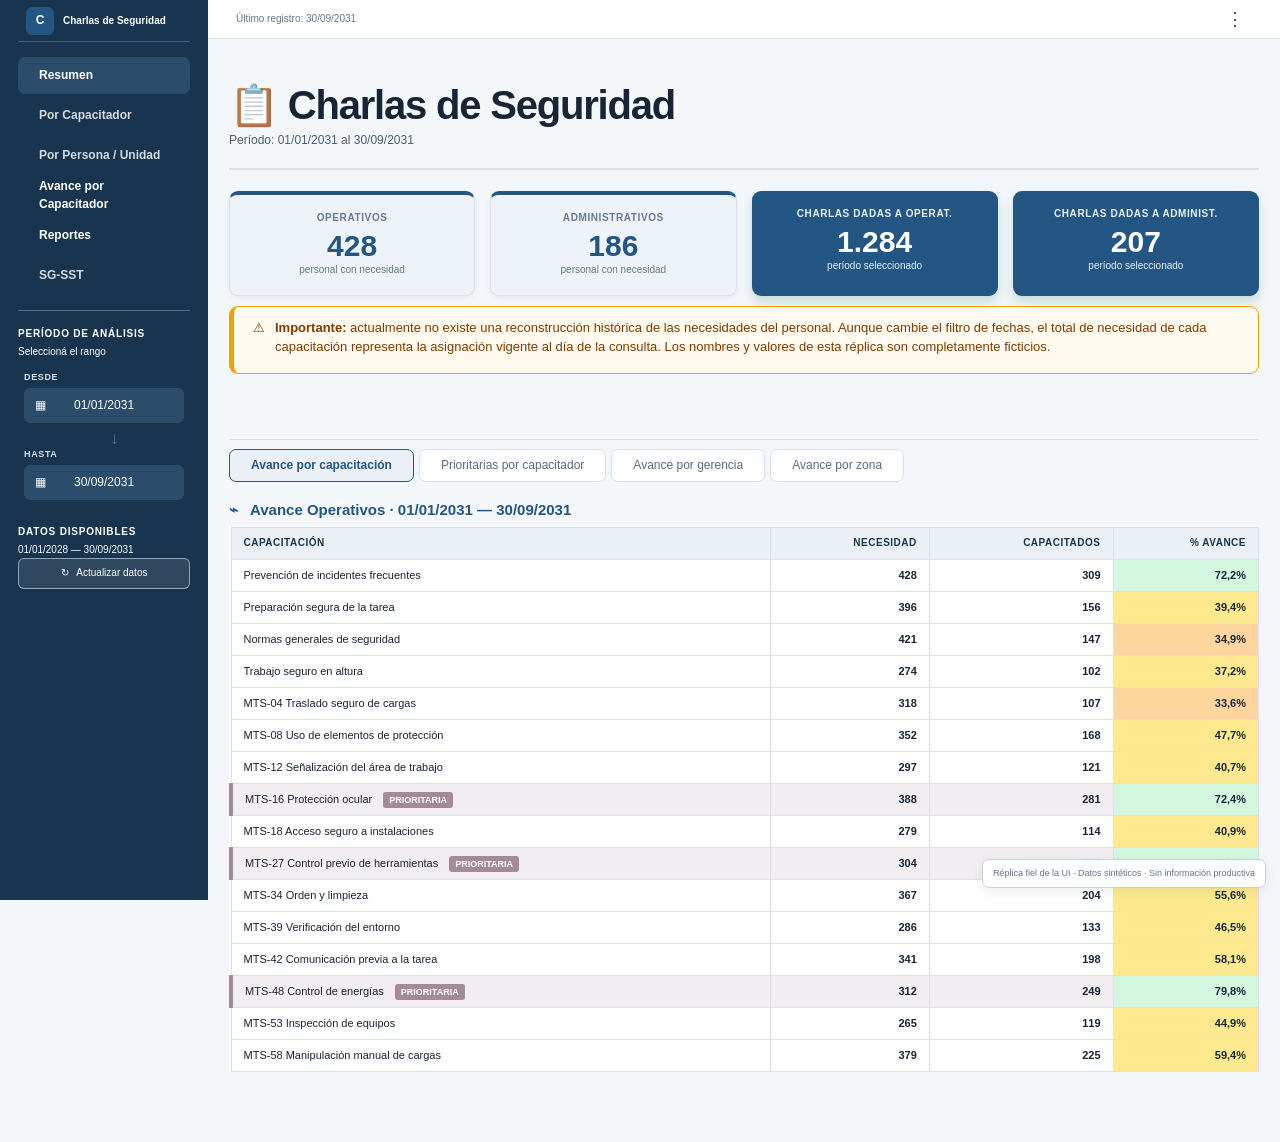
<file: capacitaciones/actualizacion/demo/dashboard.html>
<!doctype html>
<html lang="es">
<head>
  <meta charset="utf-8">
  <meta name="viewport" content="width=device-width,initial-scale=1">
  <title>Dashboard de capacitaciones · Réplica pública</title>
  <style>
    :root{--green:#18856f;--green-dark:#0f6d5d;--green-deep:#0c5b4e;--green-soft:#e8f5f2;--bg:#f8fafb;--surface:#fff;--text:#102a26;--muted:#5f7185;--border:#cce3de;--warning:#f5a000;--warning-bg:#fffaf0;--info:#dcecff}
    *{box-sizing:border-box}html,body{margin:0;min-height:100%;background:var(--bg);color:var(--text);font:12px/1.45 "Segoe UI",Arial,sans-serif}button,input{font:inherit}.app{min-height:100vh}.sidebar{position:fixed;inset:0 auto 0 0;width:208px;min-height:100vh;padding:8px 18px 24px;background:linear-gradient(180deg,#198a76 0%,#0d5d50 100%);color:#fff}.sidebar-brand{display:flex;align-items:center;gap:9px;height:34px;padding:0 8px 7px;border-bottom:1px solid rgba(255,255,255,.2);font-size:10px;font-weight:700}.brand-icon{display:grid;width:28px;height:28px;place-items:center;border-radius:6px;background:#24b69a;font-size:12px}.sidebar-nav{display:grid;gap:3px;margin-top:15px}.sidebar-nav button{min-height:37px;padding:0 18px;border:0;border-left:3px solid transparent;border-radius:7px;background:transparent;color:#fff;text-align:left;font-weight:600;cursor:pointer}.sidebar-nav button.active{border-left-color:#9ce2d3;background:rgba(255,255,255,.18)}.sidebar-nav button:disabled{cursor:default;opacity:.82}.sidebar-rule{margin:16px 0;border:0;border-top:1px solid rgba(255,255,255,.27)}.side-kicker{font-size:10px;font-weight:800;letter-spacing:.08em;text-transform:uppercase}.side-copy{margin:3px 0 12px;font-size:10px}.date-label{display:block;margin:0 6px 4px;color:#b9e7dd;font-size:9px;font-weight:800;letter-spacing:.07em;text-transform:uppercase}.date-box{display:flex;align-items:center;gap:28px;height:35px;margin:0 6px 25px;padding:0 11px;border-radius:6px;background:#f7f9fa;color:#172a27;font-size:12px}.date-box span{color:#8e78e8}.date-connector{position:absolute;margin:-21px 0 0 92px;color:rgba(255,255,255,.32);font-size:17px}.available{margin-top:3px;font-size:10px}.refresh{width:100%;height:31px;margin-top:1px;border:1px solid rgba(255,255,255,.5);border-radius:6px;background:rgba(255,255,255,.1);color:#fff;font-size:10px}.topbar{position:fixed;z-index:5;inset:0 0 auto 208px;display:flex;align-items:center;justify-content:space-between;height:39px;padding:0 28px;border-bottom:1px solid var(--border);background:#fff;color:#657887;font-size:10px}.topbar-actions{font-size:18px;letter-spacing:8px;color:#394e49}.main{margin-left:208px;padding:39px 0 70px}.content{width:min(1072px,calc(100vw - 250px));margin:0 auto}.hero{padding:44px 0 19px;border-bottom:2px solid #cfe5e0}.hero h1{margin:0;font-size:40px;line-height:1.1;letter-spacing:-.03em}.hero p{margin:5px 0 0;color:var(--muted);font-size:12px}.kpis{display:grid;grid-template-columns:repeat(4,minmax(0,1fr));gap:15px;margin-top:21px}.kpi{height:105px;padding:16px 18px;border:1px solid var(--border);border-top:4px solid var(--green);border-radius:9px;background:#fff;text-align:center;box-shadow:0 2px 5px rgba(20,70,60,.08)}.kpi.dynamic{border:0;background:linear-gradient(135deg,#188a74,#0e6658);color:#fff;box-shadow:0 6px 12px rgba(18,105,88,.2)}.kpi label{display:block;margin-bottom:4px;color:#667991;font-size:10px;font-weight:800;letter-spacing:.06em;text-transform:uppercase}.kpi.dynamic label{color:#d9fff6}.kpi strong{display:block;color:#16806c;font-size:30px;line-height:1.05}.kpi.dynamic strong{color:#fff}.kpi small{color:#657887}.kpi.dynamic small{color:#dcf8f2}.warning{display:flex;gap:10px;min-height:68px;margin:10px 0 4px;padding:12px 19px;border:1px solid var(--warning);border-left:5px solid var(--warning);border-radius:9px;background:var(--warning-bg);color:#7f3b00;font-size:13px}.warning b{font-weight:800}.section-divider{height:62px;border-bottom:1px solid #d9e7e4}.tabs{display:flex;gap:5px;margin:9px 0 17px}.tabs button{height:33px;padding:0 21px;border:1px solid var(--border);border-radius:7px;background:#fff;color:#556b83}.tabs button.active{border-color:var(--green);background:#edf8f5;color:var(--green);font-weight:700}.tabs button:disabled{cursor:default}.table-title{margin:0 0 6px;color:#087d69;font-size:15px}.data-table{width:100%;border-collapse:collapse;border:1px solid var(--border);background:#fff}.data-table th,.data-table td{height:32px;padding:7px 12px;border-bottom:1px solid #cfe2df;border-right:1px solid #d9e7e4}.data-table th{background:#e8f5f2;color:#0b806c;font-size:10px;letter-spacing:.05em;text-align:left;text-transform:uppercase}.data-table th:not(:first-child),.data-table td:not(:first-child){text-align:right}.data-table td{font-size:11px}.data-table td:nth-child(2),.data-table td:nth-child(3){font-weight:700}.priority td:first-child{border-left:4px solid #2458b8;background:#dce9f9}.priority td:nth-child(2),.priority td:nth-child(3){background:#dce9f9}.badge{margin-left:8px;padding:3px 6px;border-radius:3px;background:#2f78e8;color:#fff;font-size:9px;font-weight:800}.pct{font-weight:700}.p-good{background:#d4f7df}.p-mid{background:#ffe98e}.p-low{background:#ffd59e}.report-view{display:none}.report-hero{margin-top:23px;padding:18px 20px;border:1px solid var(--border);border-left:5px solid var(--green);border-radius:10px;background:#f9fcfb}.report-hero small{color:#087d69;font-size:10px;font-weight:800;letter-spacing:.1em;text-transform:uppercase}.report-hero h2{margin:7px 0 4px;font-size:22px}.report-hero p{margin:0;color:#60748b;font-size:12px}.report-form{display:grid;grid-template-columns:1fr 1fr;gap:15px;margin-top:21px}.field label{display:block;margin-bottom:5px;font-size:12px}.field input{width:100%;height:42px;padding:0 12px;border:2px solid var(--green);border-radius:8px;background:#fff;color:#7b8998;font-size:15px}.generate{height:37px;margin-top:14px;padding:0 14px;border:1px solid #c9d3d9;border-radius:7px;background:#fff;color:#172a27;font-size:14px}.info{margin-top:14px;padding:15px;border-radius:7px;background:var(--info);font-size:14px}.ready{display:grid;grid-template-columns:1fr 1fr;gap:15px;margin-top:14px}.ready[hidden]{display:none}.download{display:flex;align-items:center;justify-content:space-between;padding:15px;border:1px solid var(--border);border-radius:9px;background:#fff}.download strong{font-size:13px}.download span{color:var(--muted);font-size:10px}.download button{padding:8px 12px;border:1px solid var(--green);border-radius:6px;background:var(--green-soft);color:var(--green-deep);font-weight:700}.public-note{position:fixed;right:14px;bottom:12px;padding:7px 10px;border:1px solid #bdd8d2;border-radius:7px;background:rgba(255,255,255,.96);color:#60748b;font-size:9px;box-shadow:0 3px 12px rgba(0,0,0,.08)}
    [hidden]{display:none!important}.agreement-kpis{display:grid;grid-template-columns:repeat(4,minmax(0,1fr));gap:12px;margin:18px 0}.agreement-card{min-height:110px;padding:16px;border:1px solid var(--border);border-top:4px solid #66717a;border-radius:9px;background:#fff;text-align:center;box-shadow:0 2px 8px rgba(16,42,38,.06)}.agreement-card.alt{border-top-color:#587a35}.agreement-card.people{background:linear-gradient(145deg,#18856f,#0f5c4d);color:#fff;border:0}.agreement-card label{display:block;color:var(--muted);font-size:10px;font-weight:800;letter-spacing:.06em;text-transform:uppercase}.agreement-card.people label,.agreement-card.people small{color:#fff}.agreement-card strong{display:block;margin:6px 0 3px;color:var(--green);font-size:28px}.agreement-card.people strong{color:#fff}.agreement-card small{color:var(--muted)}.priority-wrap,.matrix-wrap,.heatmap-wrap{overflow:auto;border:1px solid var(--border);border-radius:7px;background:#fff}.priority-table,.matrix-table,.heatmap-table,.pending-table{width:100%;border-collapse:collapse}.priority-table{min-width:792px}.priority-table th,.matrix-table th,.heatmap-table th,.pending-table th{padding:8px 9px;background:#e9f5f2;color:#087664;font-size:10px;text-align:center;text-transform:uppercase}.priority-table th:first-child,.priority-table td:first-child{text-align:left}.priority-table td,.matrix-table td,.heatmap-table td,.pending-table td{padding:8px 9px;border-top:1px solid #dce8e5;text-align:center}.priority-table tr.convenio-b td:first-child,.priority-table tr.convenio-b td:nth-child(2){background:#f1fae9}.priority-table tr.convenio-a td:first-child,.priority-table tr.convenio-a td:nth-child(2){background:#e8f2ed}.priority-table tfoot td{border-top:2px solid var(--green);font-weight:800}.scale-0{background:#f1c6c6;color:#7f1d1d}.scale-1{background:#fed7aa;color:#7c2d12}.scale-2{background:#fde68a;color:#78350f}.scale-3{background:#dcfce7;color:#14532d}.scale-4{background:#bbf7d0;color:#14532d}.scale-5{background:#29804a;color:#fff}.percentage-legend{display:flex;flex-wrap:wrap;justify-content:center;gap:10px;margin:10px 0;color:var(--muted);font-size:9px}.percentage-legend i{display:inline-block;width:11px;height:11px;margin-right:4px;border:1px solid rgba(0,0,0,.06);vertical-align:-2px}.weighted-note{margin:9px 0;padding:10px 13px;border-left:4px solid var(--green);background:var(--green-soft);color:#345}.download-btn{display:inline-block;margin-top:9px;padding:8px 13px;border:0;border-radius:8px;background:var(--green);color:#fff;font-weight:700}.section-heading{margin:25px 0 12px;color:#173b35;font-size:19px}.matrix-block{margin-bottom:18px}.matrix-title{margin:0 0 7px;color:#087664;font-size:14px}.matrix-table{min-width:930px;table-layout:fixed}.matrix-table th.group{border-bottom:2px solid #3d6f9f;background:#dce8f6;color:#315d88}.matrix-table th:first-child,.matrix-table td:first-child{width:220px;text-align:left}.matrix-reference{margin:6px 0 0;color:var(--muted);font-size:9px}.trainer-view{display:none}.trainer-selector{display:grid;gap:5px;width:min(420px,100%);margin-top:22px}.trainer-selector label{font-weight:700}.trainer-selector select{height:38px;padding:0 11px;border:1px solid var(--border);border-radius:6px;background:#fff;color:var(--text)}.native-info{margin-top:12px;padding:13px 15px;border-radius:6px;background:#dcecff;color:#274158}.universe-control{display:flex;justify-content:center;gap:4px;width:max-content;margin:18px auto 12px;padding:4px;border:1px solid var(--border);border-radius:10px;background:#fff;box-shadow:0 2px 7px rgba(16,42,38,.05)}.universe-control button{min-width:162px;min-height:34px;border:0;border-radius:7px;background:#fff;color:var(--muted)}.universe-control button.active{background:var(--green-soft);box-shadow:inset 0 0 0 1px var(--green);color:var(--green);font-weight:700}.trainer-kpis{display:grid;grid-template-columns:repeat(3,1fr);gap:16px;margin-top:12px}.trainer-nav-divider{height:1px;margin:25px 0 8px;background:#e2e8f0}.trainer-caption{margin:-4px 0 13px;color:var(--muted)}.bar-chart{display:grid;gap:9px;min-height:342px;padding:18px 12px;background:#fff}.bar-row{display:grid;grid-template-columns:170px 1fr;align-items:center;gap:12px}.bar-label{overflow:hidden;color:#334;text-align:right;text-overflow:ellipsis;white-space:nowrap}.bar-track{height:29px;background:#f1f5f9}.bar-fill{display:flex;align-items:center;justify-content:flex-end;height:100%;min-width:58px;padding-right:8px;border:1px solid #cad3e0;font-weight:700}.heatmap-wrap{max-height:504px}.heatmap-table{min-width:760px;font-size:10px}.heatmap-table th:first-child,.heatmap-table td:first-child{position:sticky;left:0;min-width:176px;background:#fff;text-align:left}.heatmap-table th.priority-head{background:#3b82f6;color:#fff}.heatmap-table th.previous-head{background:#f97316;color:#fff}.details-list{display:grid;gap:7px}.details-list details{border:1px solid var(--border);border-radius:7px;background:#fff}.details-list summary{min-height:34px;padding:8px 11px;cursor:pointer;font-weight:700}.details-list .detail-content{padding:0 10px 10px}.pending-controls{display:flex;align-items:center;justify-content:space-between;margin-bottom:8px}.pending-controls label{display:flex;align-items:center;gap:6px}.pending-code{display:inline-block;margin:2px 3px;padding:2px 6px;border-radius:3px;background:var(--green-soft);color:var(--green-deep);font-weight:700}.legacy-only{display:none}.legacy-capture .summary-view>.tabs{display:none}.legacy-capture .summary-panel{display:block!important;margin-bottom:60px}.legacy-capture .legacy-only{display:block}.legacy-chart-header{margin-top:12px;padding:18px 22px 8px;border-radius:14px 14px 0 0;background:linear-gradient(135deg,#18856f,#0f5c4d);color:#fff}.legacy-chart-header h3{margin:0;font-size:17px}.legacy-chart-header p{margin:4px 0 0;color:#d7f1eb}.legacy-chart{display:flex;align-items:flex-end;gap:13px;height:360px;padding:35px 22px 48px;background:#fff}.legacy-chart-group{display:flex;position:relative;flex:1;align-items:flex-end;justify-content:center;gap:2px;height:100%;border-bottom:1px solid #ccd}.legacy-bar{display:flex;align-items:flex-start;justify-content:center;width:38%;padding-top:5px;color:#174b42;font-size:9px;font-weight:700}.legacy-need{background:#b7e3d8}.legacy-done{background:#18856f;color:#fff}.legacy-chart-label{position:absolute;bottom:-34px;width:100%;overflow:hidden;text-align:center;text-overflow:ellipsis;white-space:nowrap}.report-view{display:none}
    @media(max-width:900px){.sidebar{position:static;width:100%;min-height:auto}.sidebar-nav{grid-template-columns:repeat(2,minmax(0,1fr))}.sidebar-filters{display:none}.topbar{position:static;margin:0;inset:auto;height:38px}.main{margin:0;padding-top:0}.content{width:auto;margin:0 16px}.hero{padding-top:28px}.hero h1{font-size:31px}.kpis,.agreement-kpis,.trainer-kpis{grid-template-columns:repeat(2,minmax(0,1fr))}.tabs{overflow-x:auto}.tabs button{flex:none}.table-wrap{overflow-x:auto}.data-table{min-width:850px}.bar-row{grid-template-columns:125px 1fr}}
    @media(max-width:520px){.sidebar-nav{grid-template-columns:1fr}.kpis,.report-form,.ready{grid-template-columns:1fr}.hero h1{font-size:28px}.warning{font-size:11px}.public-note{max-width:calc(100vw - 28px)}}

    /* Paleta del portfolio; se conserva la escala funcional de avance. */
    :root{--green:#245683;--green-dark:#18344f;--green-deep:#18344f;--green-soft:#eaf0f6;--bg:#f4f7fa;--text:#172536;--muted:#4d5c6b;--border:#d8e1ea}
    .sidebar{background:#18344f}
    .brand-icon{background:#245683}
    .sidebar-nav button.active{background:#2b4c6b;border-left-color:#2b4c6b}
    .date-label{color:#d8e1ea}
    .date-box{background:#2b4c6b;color:#fff}
    .date-box span{color:#fff}
    .hero,.section-divider{border-color:#d8e1ea}
    .kpi,.agreement-card{background:#edf3f8;border-color:#d8e1ea;border-top-color:#245683}
    .agreement-card.alt{border-top-color:#526b82}
    .kpi.dynamic,.agreement-card.people{background:#245683;color:#fff}
    .kpi.dynamic label,.kpi.dynamic small{color:#eaf0f6}
    .kpi strong,.table-title,.report-hero small,.matrix-title,.section-heading{color:#245683}
    .kpi.dynamic strong,.agreement-card.people strong{color:#fff}
    .tabs button.active{background:#eaf0f6;color:#245683}
    .data-table th,.priority-table th,.matrix-table th,.heatmap-table th,.pending-table th{background:#eaf0f6;color:#18344f}
    .data-table th,.data-table td,.priority-table td,.matrix-table td,.heatmap-table td,.pending-table td{border-color:#d8e1ea}
    .priority td:first-child{border-left-color:#a38a98;background:#f2edf0}
    .priority td:nth-child(2),.priority td:nth-child(3){background:#f2edf0}
    .badge{background:#a38a98;color:#fff}
    .heatmap-table th.priority-head{background:#a38a98;color:#fff}
    .heatmap-table th.previous-head{background:#b3a66b;color:#172536}
    .priority-table tr.convenio-a td:first-child,.priority-table tr.convenio-a td:nth-child(2){background:#edf3f8}
    .priority-table tr.convenio-b td:first-child,.priority-table tr.convenio-b td:nth-child(2){background:#eaf0f6}
    .report-hero{background:#f4f7fa}
    .legacy-chart-header{background:#18344f}
    .legacy-chart-header p{color:#d8e1ea}
    .legacy-need{background:#cbdfee;color:#18344f}
    .legacy-done{background:#245683;color:#fff}
  </style>
</head>
<body>
<div class="app">
  <aside class="sidebar">
    <div class="sidebar-brand"><span class="brand-icon">C</span><span>Charlas de Seguridad</span></div>
    <nav class="sidebar-nav">
      <button class="active" data-view="summary">Resumen</button>
      <button disabled>Por Capacitador</button>
      <button disabled>Por Persona / Unidad</button>
      <button data-view="trainer">Avance por Capacitador</button>
      <button data-view="reports">Reportes</button>
      <button disabled>SG-SST</button>
    </nav>
    <div class="sidebar-filters">
      <hr class="sidebar-rule">
      <div class="side-kicker" id="period-title">Período de análisis</div>
      <div class="side-copy" id="period-copy">Seleccioná el rango</div>
      <div class="summary-filter">
        <label class="date-label">Desde</label><div class="date-box"><span>▦</span>01/01/2031</div>
        <div class="date-connector">↓</div>
        <label class="date-label">Hasta</label><div class="date-box"><span>▦</span>30/09/2031</div>
      </div>
      <div class="side-kicker">Datos disponibles</div>
      <div class="available">01/01/2028 — 30/09/2031</div>
      <button class="refresh" disabled>↻ &nbsp; Actualizar datos</button>
    </div>
  </aside>
  <div class="topbar"><span>Último registro: 30/09/2031</span><span class="topbar-actions">⋮</span></div>
  <main class="main">
    <div class="content">
      <header class="hero"><h1>📋 Charlas de Seguridad</h1><p id="main-period">Período: 01/01/2031 al 30/09/2031</p></header>
      <section class="summary-view">
        <div class="kpis">
          <article class="kpi"><label>Operativos</label><strong>428</strong><small>personal con necesidad</small></article>
          <article class="kpi"><label>Administrativos</label><strong>186</strong><small>personal con necesidad</small></article>
          <article class="kpi dynamic"><label>Charlas dadas a operat.</label><strong>1.284</strong><small>período seleccionado</small></article>
          <article class="kpi dynamic"><label>Charlas dadas a administ.</label><strong>207</strong><small>período seleccionado</small></article>
        </div>
        <div class="warning"><span>⚠</span><div><b>Importante:</b> actualmente no existe una reconstrucción histórica de las necesidades del personal. Aunque cambie el filtro de fechas, el total de necesidad de cada capacitación representa la asignación vigente al día de la consulta. Los nombres y valores de esta réplica son completamente ficticios.</div></div>
        <div class="section-divider"></div>
        <div class="tabs"><button class="active" data-summary-section="progress">Avance por capacitación</button><button data-summary-section="priorities">Prioritarias por capacitador</button><button data-summary-section="management">Avance por gerencia</button><button data-summary-section="zone">Avance por zona</button></div>
        <div class="summary-panel" data-summary-panel="progress"><h2 class="table-title">⌁ &nbsp; Avance Operativos · 01/01/2031 — 30/09/2031</h2>
        <div class="table-wrap"><table class="data-table">
          <thead><tr><th>Capacitación</th><th>Necesidad</th><th>Capacitados</th><th>% Avance</th></tr></thead>
          <tbody>
            <tr><td>Prevención de incidentes frecuentes</td><td>428</td><td>309</td><td class="pct p-good">72,2%</td></tr>
            <tr><td>Preparación segura de la tarea</td><td>396</td><td>156</td><td class="pct p-mid">39,4%</td></tr>
            <tr><td>Normas generales de seguridad</td><td>421</td><td>147</td><td class="pct p-low">34,9%</td></tr>
            <tr><td>Trabajo seguro en altura</td><td>274</td><td>102</td><td class="pct p-mid">37,2%</td></tr>
            <tr><td>MTS-04 Traslado seguro de cargas</td><td>318</td><td>107</td><td class="pct p-low">33,6%</td></tr>
            <tr><td>MTS-08 Uso de elementos de protección</td><td>352</td><td>168</td><td class="pct p-mid">47,7%</td></tr>
            <tr><td>MTS-12 Señalización del área de trabajo</td><td>297</td><td>121</td><td class="pct p-mid">40,7%</td></tr>
            <tr class="priority"><td>MTS-16 Protección ocular <span class="badge">PRIORITARIA</span></td><td>388</td><td>281</td><td class="pct p-good">72,4%</td></tr>
            <tr><td>MTS-18 Acceso seguro a instalaciones</td><td>279</td><td>114</td><td class="pct p-mid">40,9%</td></tr>
            <tr class="priority"><td>MTS-27 Control previo de herramientas <span class="badge">PRIORITARIA</span></td><td>304</td><td>231</td><td class="pct p-good">76,0%</td></tr>
            <tr><td>MTS-34 Orden y limpieza</td><td>367</td><td>204</td><td class="pct p-mid">55,6%</td></tr>
            <tr><td>MTS-39 Verificación del entorno</td><td>286</td><td>133</td><td class="pct p-mid">46,5%</td></tr>
            <tr><td>MTS-42 Comunicación previa a la tarea</td><td>341</td><td>198</td><td class="pct p-mid">58,1%</td></tr>
            <tr class="priority"><td>MTS-48 Control de energías <span class="badge">PRIORITARIA</span></td><td>312</td><td>249</td><td class="pct p-good">79,8%</td></tr>
            <tr><td>MTS-53 Inspección de equipos</td><td>265</td><td>119</td><td class="pct p-mid">44,9%</td></tr>
            <tr><td>MTS-58 Manipulación manual de cargas</td><td>379</td><td>225</td><td class="pct p-mid">59,4%</td></tr>
          </tbody>
        </table></div><div class="legacy-only"><button class="download-btn" disabled>⬇️ Descargar tabla como PNG</button><div class="legacy-chart-header"><h3>📊 Necesidad vs Capacitados — 01/01/2031 al 30/09/2031</h3><p>Personal con necesidad de capacitación asignada · Ajustá las fechas del panel izquierdo para comparar períodos</p></div><div class="legacy-chart" id="legacy-operational-chart"></div><h2 class="table-title" style="margin-top:45px">🏢 &nbsp; Avance Administrativos · 01/01/2031 — 30/09/2031</h2><div class="table-wrap"><table class="data-table"><thead><tr><th>Capacitación</th><th>Necesidad</th><th>Capacitados</th><th>% Avance</th></tr></thead><tbody><tr><td>MTS-20 Ergonomía y pausas activas</td><td>186</td><td>142</td><td class="pct p-good">76,3%</td></tr><tr><td>MTS-27 Control previo de herramientas</td><td>172</td><td>118</td><td class="pct p-good">68,6%</td></tr><tr><td>MTS-46 Seguridad en oficinas</td><td>181</td><td>126</td><td class="pct p-good">69,6%</td></tr><tr><td><b>TOTAL</b></td><td><b>539</b></td><td><b>386</b></td><td class="pct p-good"><b>71,6%</b></td></tr></tbody></table></div><button class="download-btn" disabled>⬇️ Descargar tabla como PNG</button><div class="legacy-chart-header"><h3>📊 Necesidad vs Capacitados — 01/01/2031 al 30/09/2031</h3><p>Personal con necesidad de capacitación asignada · Ajustá las fechas del panel izquierdo para comparar períodos</p></div><div class="legacy-chart" id="legacy-administrative-chart"></div></div></div>
        <div class="summary-panel" data-summary-panel="priorities" hidden>
          <div class="agreement-kpis">
            <article class="agreement-card"><label>Convenio A · Avance ponderado</label><strong>76,8%</strong><small>246 de 320 cumplimientos</small></article>
            <article class="agreement-card alt"><label>Convenio B · Avance ponderado</label><strong>73,4%</strong><small>218 de 297 cumplimientos</small></article>
            <article class="agreement-card people"><label>Convenio A</label><strong>82</strong><small>personas únicas</small></article>
            <article class="agreement-card people"><label>Convenio B</label><strong>76</strong><small>personas únicas</small></article>
          </div>
          <h2 class="table-title">🎯 &nbsp; Avance Prioritarias por Capacitador · 01/01/2031 — 30/09/2031</h2>
          <div class="priority-wrap"><table class="priority-table"><thead><tr><th>Capacitador</th><th>Convenio</th><th>MTS-16</th><th>MTS-27</th><th>MTS-48</th><th>MTS-56</th><th>Total ponderado</th></tr></thead><tbody>
            <tr class="convenio-a"><td>Capacitador A01</td><td>A</td><td class="scale-4">82,4%</td><td class="scale-3">77,8%</td><td class="scale-3">73,7%</td><td class="scale-3">70,0%</td><td class="scale-3">75,7%</td></tr>
            <tr class="convenio-a"><td>Capacitador A02</td><td>A</td><td class="scale-3">72,2%</td><td class="scale-3">68,4%</td><td class="scale-2">65,0%</td><td class="scale-2">61,9%</td><td class="scale-2">66,7%</td></tr>
            <tr class="convenio-a"><td>Capacitador A03</td><td>A</td><td class="scale-2">63,2%</td><td class="scale-2">60,0%</td><td class="scale-4">85,7%</td><td class="scale-4">81,8%</td><td class="scale-3">73,2%</td></tr>
            <tr class="convenio-b"><td>Capacitador B01</td><td>B</td><td class="scale-4">85,0%</td><td class="scale-4">81,0%</td><td class="scale-3">77,0%</td><td class="scale-3">74,0%</td><td class="scale-3">79,1%</td></tr>
            <tr class="convenio-b"><td>Capacitador B02</td><td>B</td><td class="scale-3">74,0%</td><td class="scale-2">66,0%</td><td class="scale-3">72,0%</td><td class="scale-2">64,0%</td><td class="scale-3">69,0%</td></tr>
            <tr class="convenio-b"><td>Capacitador B03</td><td>B</td><td class="scale-3">80,0%</td><td class="scale-3">73,0%</td><td class="scale-3">75,0%</td><td class="scale-4">83,0%</td><td class="scale-3">78,0%</td></tr>
          </tbody><tfoot><tr><td>TOTAL GENERAL</td><td>A + B</td><td class="scale-3">76,2%</td><td class="scale-3">72,8%</td><td class="scale-3">75,1%</td><td class="scale-3">72,4%</td><td class="scale-3">74,1%</td></tr></tfoot></table></div>
          <div class="percentage-legend"><span><i style="background:#f1f5f9"></i>Sin dato</span><span><i class="scale-0"></i>0%</span><span><i class="scale-1"></i>1–35%</span><span><i class="scale-2"></i>36–67%</span><span><i class="scale-3"></i>68–80%</span><span><i class="scale-4"></i>81–100%</span><span><i class="scale-5"></i>100%</span></div>
          <div class="weighted-note">Los porcentajes de cada MTS muestran el avance de esa capacitación. <b>Total Ponderado</b> divide la suma de cumplimientos por la suma de necesidades; no es un promedio de porcentajes.</div><button class="download-btn" disabled>📸 Descargar tabla como PNG</button>
        </div>
        <div class="summary-panel" data-summary-panel="management" hidden><h2 class="section-heading">📊 Avance de Necesidades por Gerencia</h2><div id="management-tables"></div></div>
        <div class="summary-panel" data-summary-panel="zone" hidden><h2 class="section-heading">📊 Avance de Necesidades por Zona</h2><div id="zone-tables"></div></div>
      </section>
      <section class="trainer-view">
        <label class="trainer-selector"><span>Seleccioná un capacitador:</span><select id="trainer-select"><option value="">Seleccionar capacitador</option><option value="A01">Capacitador A01</option><option value="A02">Capacitador A02</option><option value="A03">Capacitador A03</option></select></label>
        <div id="trainer-empty" class="native-info">Seleccioná un capacitador para ver su avance.</div>
        <div id="trainer-content" hidden>
          <div class="universe-control" role="group" aria-label="Universo de capacitación"><button class="active" data-universe="operational">👷 Operativas</button><button data-universe="administrative">🧑‍💼 Administrativas</button></div>
          <div class="trainer-kpis" id="trainer-kpis"></div>
          <div class="trainer-nav-divider"></div>
          <div class="tabs trainer-tabs"><button class="active" data-trainer-section="progress">Avance por capacitación</button><button data-trainer-section="organization">Avance por organización</button><button data-trainer-section="detail">Detalle por organización</button><button data-trainer-section="pending">Personas pendientes</button></div>
          <div class="trainer-panel" data-trainer-panel="progress"><h2 class="section-heading">Avance por capacitación</h2><p class="trainer-caption">Porcentaje de personas capacitadas sobre la necesidad vigente de cada capacitación.</p><div id="trainer-chart" class="bar-chart"></div></div>
          <div class="trainer-panel" data-trainer-panel="organization" hidden><h2 class="section-heading">Avance por organización</h2><p class="trainer-caption">Cada celda muestra el porcentaje de avance de una organización en cada capacitación. Gris indica que no existe necesidad.</p><div class="heatmap-wrap"><table class="heatmap-table"><thead><tr><th>Organización</th><th class="priority-head">MTS-16</th><th class="priority-head">MTS-27</th><th class="priority-head">MTS-48</th><th>MTS-34</th><th>MTS-42</th></tr></thead><tbody id="heatmap-body"></tbody></table></div><div class="percentage-legend"><span><i style="background:#f1f5f9"></i>Sin necesidad</span><span><i class="scale-0"></i>0%</span><span><i class="scale-1"></i>1–35%</span><span><i class="scale-2"></i>36–67%</span><span><i class="scale-3"></i>68–80%</span><span><i class="scale-4"></i>81–100%</span><span><i class="scale-5"></i>100%</span></div></div>
          <div class="trainer-panel" data-trainer-panel="detail" hidden><h2 class="section-heading">Detalle por organización</h2><p class="trainer-caption">Desglose de necesidad, personas capacitadas y pendientes por organización.</p><div id="details-list" class="details-list"></div></div>
          <div class="trainer-panel" data-trainer-panel="pending" hidden><h2 class="section-heading">Personas pendientes</h2><p class="trainer-caption">Personas con capacitaciones pendientes según las necesidades vigentes y el período seleccionado.</p><div class="pending-controls"><span></span><label><input id="priority-only" type="checkbox"> Mostrar únicamente capacitaciones prioritarias</label></div><div class="table-wrap"><table class="pending-table"><thead><tr><th>Sobre</th><th>Apellido y Nombre</th><th>Organización</th><th>Pendientes</th></tr></thead><tbody id="trainer-pending-body"></tbody></table></div></div>
        </div>
      </section>
      <section class="report-view">
        <div class="report-hero"><small>Informes para convenios</small><h2>Reportes HTML interactivos</h2><p>Elegí el período de actividad. El avance prioritario se calcula desde el inicio del año hasta la última fecha disponible.</p></div>
        <div class="report-form"><div class="field"><label>Desde</label><input disabled placeholder="DD/MM/AAAA"></div><div class="field"><label>Hasta</label><input disabled placeholder="DD/MM/AAAA"></div></div>
        <button class="generate" disabled>Generar reportes</button>
        <div class="info">Completá ambas fechas para habilitar la generación.</div>
        <div class="ready" hidden><div class="download"><div><strong>Reporte Convenio A</strong><br><span>HTML autocontenido</span></div><button disabled>Descargar</button></div><div class="download"><div><strong>Reporte Convenio B</strong><br><span>HTML autocontenido</span></div><button disabled>Descargar</button></div></div>
      </section>
    </div>
  </main>
</div>
<div class="public-note">Réplica fiel de la UI · Datos sintéticos · Sin información productiva</div>
<script>
  const summary=document.querySelector('.summary-view');
  const trainer=document.querySelector('.trainer-view');
  const reports=document.querySelector('.report-view');
  const period=document.getElementById('main-period');
  const title=document.getElementById('period-title');
  const copy=document.getElementById('period-copy');
  const filter=document.querySelector('.summary-filter');
  function show(view){
    const report=view==='reports';
    summary.style.display=view==='summary'?'block':'none';
    trainer.style.display=view==='trainer'?'block':'none';
    reports.style.display=report?'block':'none';
    period.textContent=report?'':'Período: 01/01/2031 al 30/09/2031';
    title.textContent=report?'Período del reporte':'Período de análisis';
    copy.textContent=report?'Se configura dentro de la pantalla Reportes':'Seleccioná el rango';
    filter.style.display=report?'none':'block';
    document.querySelectorAll('.sidebar-nav button[data-view]').forEach(button=>button.classList.toggle('active',button.dataset.view===view));
  }
  const matrixRows=['Gerencia Operativa','Gerencia Técnica','Gerencia de Servicios'];
  const zoneRows=['Norte','Centro','Oeste'];
  function matrix(title,rows,codes){
    return `<div class="matrix-block"><h3 class="matrix-title">${title}</h3><div class="matrix-wrap"><table class="matrix-table"><thead><tr><th rowspan="2">${title.includes('Zona')?'Zona':'Gerencia'}</th>${codes.map(code=>`<th class="group" colspan="3">${code}</th>`).join('')}</tr><tr>${codes.map(()=>'<th>Nec.</th><th>Cap.</th><th>%</th>').join('')}</tr></thead><tbody>${rows.map((row,rowIndex)=>`<tr><td>${row}</td>${codes.map((_,codeIndex)=>{const need=48+rowIndex*9+codeIndex*5,trained=Math.round(need*(.58+rowIndex*.08+codeIndex*.03)),pct=(trained/need*100).toFixed(1),cls=trained/need>.8?'scale-4':trained/need>.67?'scale-3':'scale-2';return `<td>${need}</td><td>${trained}</td><td class="${cls}">${pct}%</td>`}).join('')}</tr>`).join('')}</tbody></table></div><p class="matrix-reference"><b>Nec.:</b> Cantidad de personas con necesidad vigente de realizar esa capacitación. &nbsp; <b>Cap.:</b> Cantidad de esas personas que realizaron la capacitación en el período seleccionado.</p></div>`;
  }
  document.getElementById('management-tables').innerHTML=matrix('🔧 Necesidad por Gerencia · Operativas Prioritarias',matrixRows,['MTS-16','MTS-27','MTS-48','MTS-56'])+matrix('🏢 Necesidad por Gerencia · Administrativas',matrixRows,['MTS-20','MTS-27','MTS-46']);
  document.getElementById('zone-tables').innerHTML=matrix('Distribución · Operativas Prioritarias por Zona',zoneRows,['MTS-16','MTS-27','MTS-48','MTS-56'])+matrix('Comercial · Operativas Prioritarias por Zona',zoneRows,['MTS-16','MTS-27','MTS-48','MTS-56'])+matrix('Distribución · Administrativas por Zona',zoneRows,['MTS-20','MTS-27','MTS-46'])+matrix('Comercial · Administrativas por Zona',zoneRows,['MTS-20','MTS-27','MTS-46']);
  function legacyChart(id,rows){document.getElementById(id).innerHTML=rows.map(([label,need,trained])=>{const max=250;return `<div class="legacy-chart-group"><div class="legacy-bar legacy-need" style="height:${need/max*100}%">${need}</div><div class="legacy-bar legacy-done" style="height:${trained/max*100}%">${trained}</div><span class="legacy-chart-label" title="${label}">${label}</span></div>`}).join('')}
  legacyChart('legacy-operational-chart',[['MTS-02',219,166],['MTS-16',228,161],['MTS-21',204,128],['MTS-27',236,181],['MTS-34',198,145],['MTS-42',211,132],['MTS-48',223,151],['MTS-56',187,109]]);
  legacyChart('legacy-administrative-chart',[['MTS-20',186,142],['MTS-27',172,118],['MTS-46',181,126]]);
  function setSummarySection(section){document.querySelectorAll('[data-summary-section]').forEach(button=>button.classList.toggle('active',button.dataset.summarySection===section));document.querySelectorAll('[data-summary-panel]').forEach(panel=>panel.hidden=panel.dataset.summaryPanel!==section)}
  document.querySelectorAll('[data-summary-section]').forEach(button=>button.addEventListener('click',()=>{setSummarySection(button.dataset.summarySection);location.hash=button.dataset.summarySection==='progress'?'resumen':`resumen-${button.dataset.summarySection}`}));
  const trainerData={A01:{people:74,organizations:3,departments:8,progress:[82.4,77.8,73.7,70,58.1],orgs:[['Unidad Norte',86,81,79,63,58],['Unidad Centro',78,75,69,55,61],['Unidad Oeste',72,68,74,49,52]],pending:[[8001,'Persona Ficticia 01','Unidad Norte',['MTS-16','MTS-27']],[8007,'Persona Ficticia 07','Unidad Centro',['MTS-48','MTS-42']],[8012,'Persona Ficticia 12','Unidad Oeste',['MTS-27']]]},A02:{people:78,organizations:4,departments:9,progress:[72.2,68.4,65,61.9,53.2],orgs:[['Unidad Este',74,69,65,55,51],['Unidad Sur',70,67,64,48,45],['Unidad Centro',68,65,61,52,49]],pending:[[8002,'Persona Ficticia 02','Unidad Este',['MTS-16','MTS-48']],[8008,'Persona Ficticia 08','Unidad Sur',['MTS-27','MTS-34']]]},A03:{people:82,organizations:3,departments:10,progress:[63.2,60,85.7,81.8,66.4],orgs:[['Unidad Oeste',66,62,88,84,69],['Unidad Norte',60,58,84,80,64],['Unidad Centro',63,61,85,78,66]],pending:[[8003,'Persona Ficticia 03','Unidad Oeste',['MTS-16']],[8009,'Persona Ficticia 09','Unidad Norte',['MTS-27','MTS-42']]]}};
  const trainingNames=['MTS-16 Protección ocular','MTS-27 Control previo de herramientas','MTS-48 Control de energías','MTS-34 Orden y limpieza','MTS-42 Comunicación previa a la tarea'];
  function scale(value){return value===0?'scale-0':value<=35?'scale-1':value<=67?'scale-2':value<=80?'scale-3':value<100?'scale-4':'scale-5'}
  function renderTrainer(){
    const key=document.getElementById('trainer-select').value,empty=document.getElementById('trainer-empty'),content=document.getElementById('trainer-content');if(!key){empty.hidden=false;content.hidden=true;return}empty.hidden=true;content.hidden=false;const data=trainerData[key];
    document.getElementById('trainer-kpis').innerHTML=`<article class="kpi"><label>Personas a cargo</label><strong>${data.people}</strong><small>operativos con necesidad</small></article><article class="kpi"><label>Organizaciones</label><strong>${data.organizations}</strong><small>asignadas</small></article><article class="kpi"><label>Repartos</label><strong>${data.departments}</strong><small>asignados</small></article>`;
    document.getElementById('trainer-chart').innerHTML=data.progress.map((value,index)=>{const need=17+index*3,trained=Math.round(need*value/100),pending=Math.max(need-trained,0);return `<div class="bar-row"><span class="bar-label" title="${trainingNames[index]}">${trainingNames[index]}</span><div class="bar-track"><div class="bar-fill ${scale(value)}" style="width:${value}%" title="Pendientes: ${pending}">${value.toFixed(1)}% (${trained}/${need})</div></div></div>`}).join('');
    document.getElementById('heatmap-body').innerHTML=data.orgs.map(row=>`<tr><td title="${row[0]}">${row[0]}</td>${row.slice(1).map(value=>`<td class="${scale(value)}">${value.toFixed(1)}%</td>`).join('')}</tr>`).join('');
    document.getElementById('details-list').innerHTML=data.orgs.map((row,index)=>`<details${index===0?' open':''}><summary>🏢 ${row[0]} — ${21+index*4} personas · avance global ${(row.slice(1).reduce((a,b)=>a+b,0)/5).toFixed(1)}%</summary><div class="detail-content"><table class="pending-table"><thead><tr><th>Capacitación</th><th>Necesidad</th><th>Capacitados</th><th>Pendientes</th><th>% Avance</th></tr></thead><tbody>${trainingNames.slice(0,4).map((name,i)=>{const need=12+i*2,trained=Math.round(need*row[i+1]/100);return `<tr><td>${name}</td><td>${need}</td><td>${trained}</td><td>${need-trained}</td><td class="${scale(row[i+1])}">${row[i+1].toFixed(1)}%</td></tr>`}).join('')}</tbody></table></div></details>`).join('');renderPending();
  }
  function renderPending(){const key=document.getElementById('trainer-select').value;if(!key)return;const only=document.getElementById('priority-only').checked,priorities=['MTS-16','MTS-27','MTS-48'];const rows=trainerData[key].pending.map(row=>[...row.slice(0,3),row[3].filter(code=>!only||priorities.includes(code))]).filter(row=>row[3].length);document.getElementById('trainer-pending-body').innerHTML=rows.length?rows.map(row=>`<tr><td>${row[0]}</td><td>${row[1]}</td><td>${row[2]}</td><td>${row[3].map(code=>`<span class="pending-code">${code}</span>`).join('')}</td></tr>`).join(''):'<tr><td colspan="4">✅ No hay pendientes para el filtro seleccionado.</td></tr>'}
  function setTrainerSection(section){document.querySelectorAll('[data-trainer-section]').forEach(button=>button.classList.toggle('active',button.dataset.trainerSection===section));document.querySelectorAll('[data-trainer-panel]').forEach(panel=>panel.hidden=panel.dataset.trainerPanel!==section)}
  document.getElementById('trainer-select').addEventListener('change',renderTrainer);document.getElementById('priority-only').addEventListener('change',renderPending);document.querySelectorAll('[data-trainer-section]').forEach(button=>button.addEventListener('click',()=>{setTrainerSection(button.dataset.trainerSection);location.hash=`avance-${button.dataset.trainerSection}`}));
  document.querySelectorAll('[data-universe]').forEach(button=>button.addEventListener('click',()=>{document.querySelectorAll('[data-universe]').forEach(item=>item.classList.toggle('active',item===button));if(button.dataset.universe==='administrative'){document.getElementById('trainer-kpis').innerHTML='<article class="kpi"><label>Personas a cargo</label><strong>36</strong><small>administrativos</small></article><article class="kpi"><label>Organizaciones</label><strong>4</strong><small>asignadas</small></article><article class="kpi"><label>Charlas dictadas</label><strong>18</strong><small>en el período</small></article>';setTrainerSection('pending')}else renderTrainer()}));
  document.querySelectorAll('.sidebar-nav button[data-view]').forEach(button=>button.addEventListener('click',()=>{show(button.dataset.view);location.hash=button.dataset.view==='summary'?'resumen':button.dataset.view==='trainer'?'avance':'reportes'}));
  const legacyCapture=new URLSearchParams(location.search).has('legacy');
  if(legacyCapture)document.body.classList.add('legacy-capture');
  function route(){const hash=location.hash.slice(1);if(hash==='reportes')return show('reports');if(hash.startsWith('avance')){show('trainer');if(hash!=='avance'){const select=document.getElementById('trainer-select');if(!select.value){select.value='A01';renderTrainer()}const section=hash.replace('avance-','');setTrainerSection(section==='capacitador'?'progress':section)}return}show('summary');setSummarySection(hash.startsWith('resumen-')?hash.replace('resumen-',''):'progress');if(legacyCapture)document.querySelectorAll('[data-summary-panel]').forEach(panel=>panel.hidden=false)}
  window.addEventListener('hashchange',route);route();
</script>
</body>
</html>
</file>
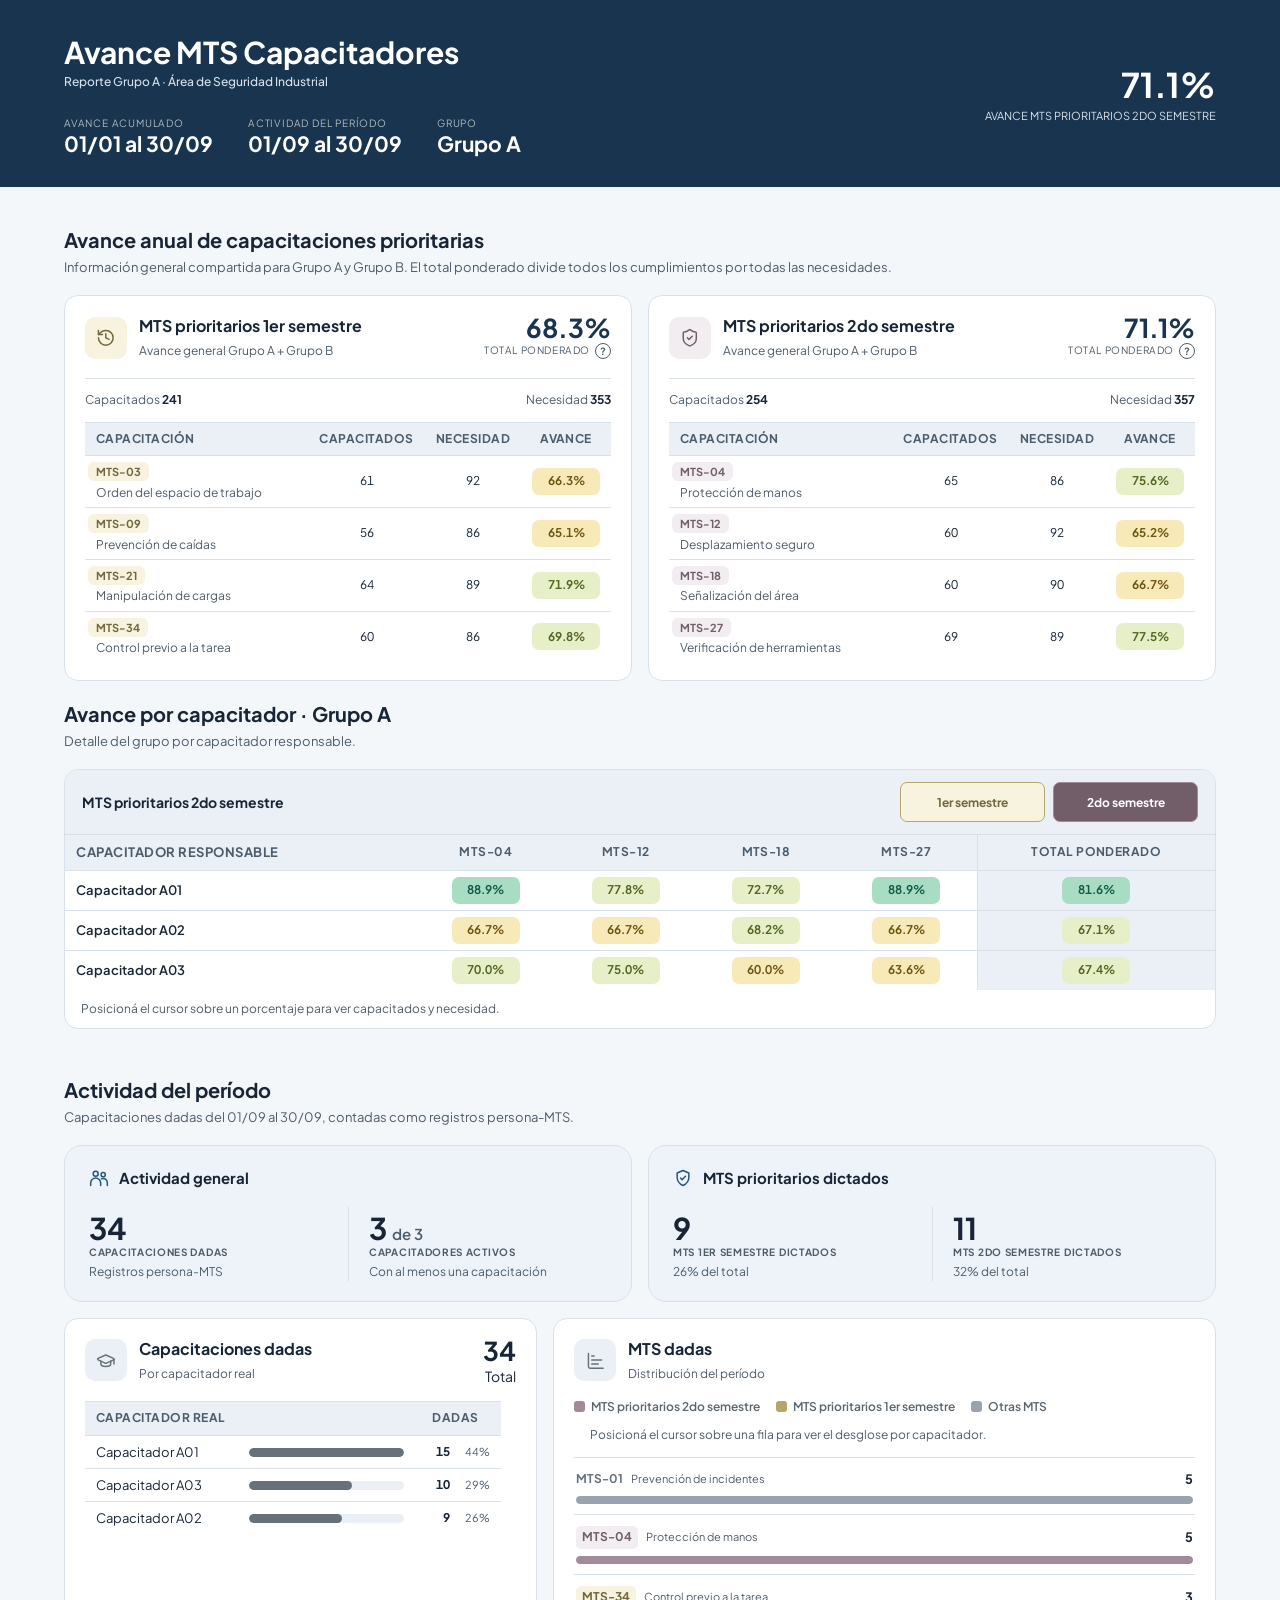
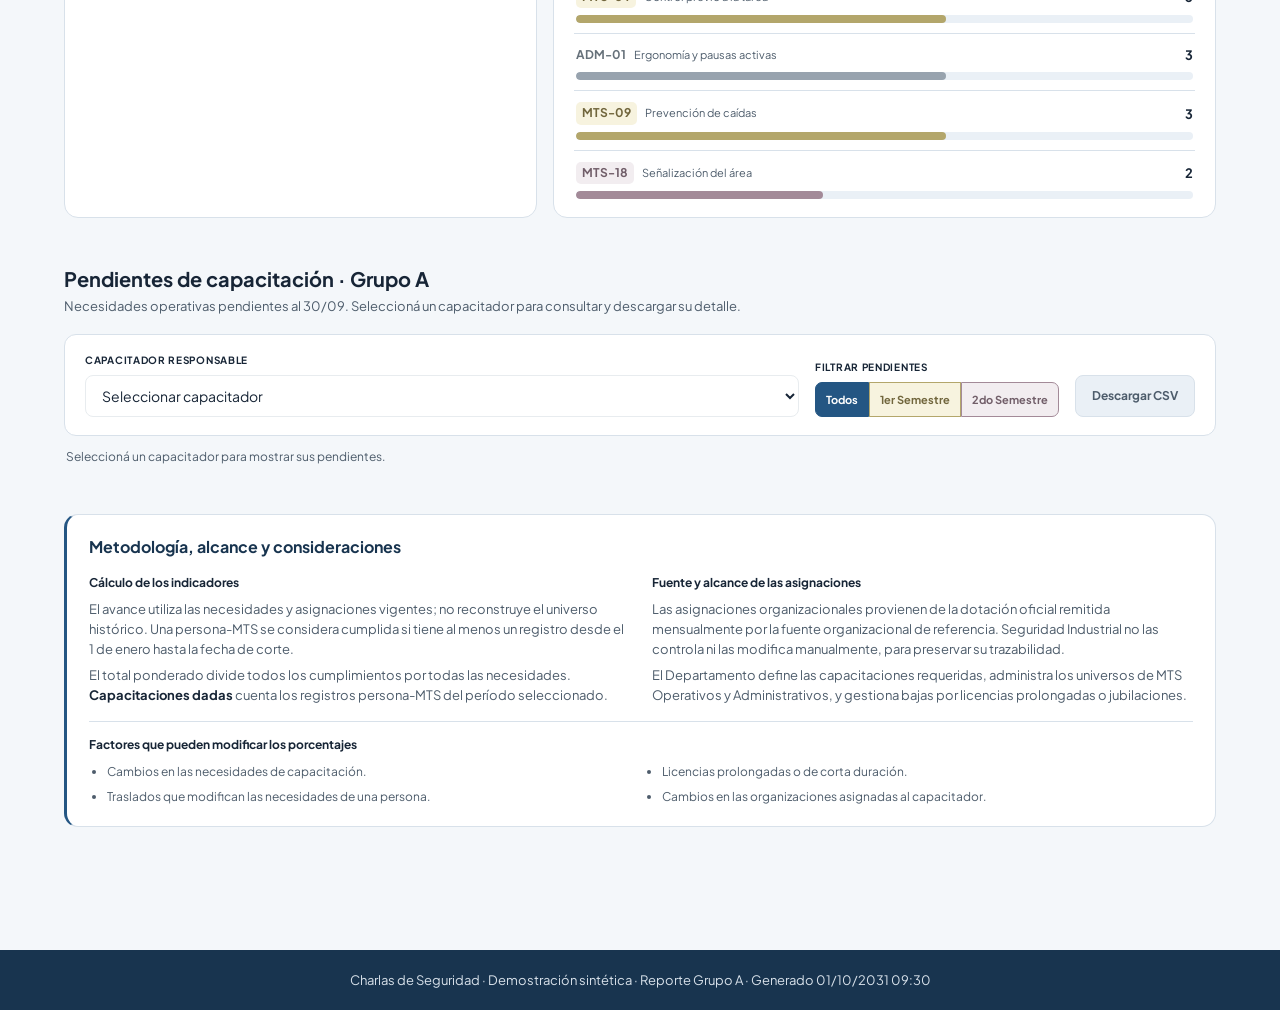
<file: capacitaciones/actualizacion/demo/reporte-actual.html>
<!doctype html>
<html lang="es">
<head><meta charset="utf-8"><meta name="viewport" content="width=device-width,initial-scale=1">
<title>Avance MTS Capacitadores · Reporte Grupo A</title><style>
    @font-face { font-family:'Plus Jakarta Sans'; font-style:normal; font-weight:400 800;
      src:url([data-uri]) format('truetype'); }
    :root { --bg:#f8fafb; --surface:#ffffff; --text:#1a2e2b; --muted:#64748b;
      --border:#d8e1ea; --table-header:#f4f6f6; --subtle:#eaf0f6;
      --header-start:#18344f; --header-end:#245683; --header-secondary:#CBD2D7;
      --semestre-primero:#b3a66b; --semestre-primero-oscuro:#71663d; --semestre-primero-fondo:#f7f3df;
      --semestre-segundo:#a38a98; --semestre-segundo-oscuro:#715e69; --semestre-segundo-fondo:#f2edf0;
      --neutral:#66717A; --track:#E8ECEF; --content:1152px; }
    * { box-sizing:border-box; margin:0; padding:0; }
    body { background:var(--bg); color:var(--text); font:14px/1.55 "Plus Jakarta Sans","Segoe UI",Arial,sans-serif; }
    button,input,select,textarea { font-family:inherit; }
    header { background:var(--header-start); color:white; padding:34px 48px 30px; }
    .header-row { display:flex; justify-content:space-between; gap:25px; flex-wrap:wrap; max-width:var(--content); margin:auto; }
    h1 { font-size:30px; line-height:1.2; margin-bottom:3px; }
    .badge { color:var(--header-secondary); font-size:12px; font-weight:500; }
    .header-kpis { display:flex; gap:35px; margin-top:24px; }
    .header-label { color:#AEB8BF; font-size:10px; text-transform:uppercase; letter-spacing:.08em; }
    .header-value { font-size:21px; font-weight:700; line-height:1.25; }
    .header-value small { display:block; color:var(--header-secondary); font-size:12px; font-weight:400; }
    .header-summary { align-self:center; text-align:right; }
    .header-summary strong { display:block; font-size:34px; line-height:1.1; }
    .header-summary span { color:var(--header-secondary); font-size:11px; text-transform:uppercase; }
    main { max-width:calc(var(--content) + 48px); margin:auto; padding:40px 24px 75px; }
    section { margin-bottom:48px; }
    .priority-summary-section { margin-bottom:20px; }
    h2 { font-size:20px; line-height:1.25; }
    .section-intro { color:var(--muted); font-size:13px; margin:5px 0 18px; }
    .grid { display:grid; grid-template-columns:repeat(2,minmax(0,1fr)); gap:16px; align-items:start; }
    .activity-grid { grid-template-columns:minmax(0,5fr) minmax(0,7fr); }
    .card,.table-wrap,.note { background:var(--surface); border:1px solid var(--border); border-radius:14px; overflow:hidden; }
    .card { padding:18px 20px; }
    .card-head { display:flex; align-items:flex-start; justify-content:space-between; gap:15px; }
    .card-title { display:flex; align-items:center; gap:12px; min-width:0; }
    .icon-badge { width:42px; height:42px; display:flex; align-items:center; justify-content:center; flex:none; border-radius:10px; }
    .icon { width:1.4em; height:1.4em; }
    .old .icon-badge { color:var(--semestre-primero-oscuro); background:var(--semestre-primero-fondo); }
    .current .icon-badge { color:var(--semestre-segundo-oscuro); background:var(--semestre-segundo-fondo); }
    .neutral .icon-badge { color:var(--neutral); background:var(--table-header); }
    .card h3 { font-size:16px; } .card small { color:var(--muted); font-size:12px; }
    .weighted { text-align:right; display:flex; flex-direction:column; align-items:flex-end; flex:none; }
    .weighted > strong { font-size:26px; line-height:1.1; }
    .priority-card.old .weighted > strong { color:var(--header-start); }
    .priority-card.current .weighted > strong { color:var(--header-start); }
    .weighted > .weighted-label { display:inline-flex; align-items:center; gap:5px; color:var(--muted); font-size:10px; text-transform:uppercase; letter-spacing:.06em; }
    .tooltip-wrap { position:relative; display:inline-flex; align-items:center; text-align:left; text-transform:none; letter-spacing:normal; }
    .tip { display:inline-flex; align-items:center; justify-content:center; width:16px; height:16px; padding:0; border:1px solid currentColor; border-radius:50%; background:transparent; color:var(--muted); font:700 10px/1 "Plus Jakarta Sans","Segoe UI",Arial,sans-serif; cursor:help; }
    .tip:hover,.tip:focus-visible,.tip[aria-expanded="true"] { border-color:var(--header-start); background:var(--header-start); color:white; outline:none; }
    .bubble { position:absolute; right:-5px; bottom:calc(100% + 8px); z-index:30; width:min(310px,calc(100vw - 48px)); padding:12px 13px; border-radius:8px; background:var(--header-start); color:white; font-size:11.5px; font-weight:400; line-height:1.45; box-shadow:0 8px 22px rgba(24,32,38,.18); opacity:0; pointer-events:none; transform:translateY(4px); transition:opacity .15s ease,transform .15s ease; }
    .tip:hover + .bubble,.tip:focus-visible + .bubble,.tip[aria-expanded="true"] + .bubble { opacity:1; pointer-events:auto; transform:translateY(0); }
    .tooltip-title,.tooltip-description,.tooltip-formula,.tooltip-note { display:block; text-transform:none; letter-spacing:normal; }
    .bubble .tooltip-title { color:white; font-size:12px; font-weight:700; line-height:1.4; } .tooltip-description { margin-top:5px; }
    .tooltip-formula { margin-top:9px; padding:7px 9px; border-radius:5px; background:var(--header-secondary); color:var(--header-start); font-size:11px; font-weight:700; }
    .tooltip-note { margin-top:7px; color:var(--header-secondary); font-size:11px; }
    .summary-meta { display:flex; justify-content:space-between; margin:17px 0 12px; padding-top:12px; border-top:1px solid var(--border); color:var(--muted); font-size:12px; }
    .summary-meta b { color:var(--text); }
    .table-scroll { max-width:100%; overflow-x:auto; } table { width:100%; border-collapse:collapse; }
    th,td { padding:6px 11px; border-bottom:1px solid var(--border); }
    th { padding:7px 11px; background:var(--table-header); color:var(--muted); font-size:12px; font-weight:700; letter-spacing:.04em; text-transform:uppercase; text-align:left; white-space:nowrap; }
    th:not(:first-child),td:not(:first-child) { text-align:center; }
    td { font-size:12px; } tbody tr:last-child td { border-bottom:0; } tbody tr:hover td { background:var(--subtle); }
    .priority-card { position:relative; min-width:0; overflow:visible; } .priority-table { border-top:1px solid var(--border); }
    .priority-table td:first-child { width:56%; }
    .code { display:inline-block; padding:1px 8px; border-radius:6px; font-size:11px; font-weight:700; }
    .priority-table .code { margin-left:-8px; }
    .old .code { color:var(--semestre-primero-oscuro); background:var(--semestre-primero-fondo); } .current .code { color:var(--semestre-segundo-oscuro); background:var(--semestre-segundo-fondo); }
    .mts-name { display:block; color:var(--muted); font-size:12px; margin-top:3px; line-height:1.35; }
    .number { font-variant-numeric:tabular-nums; }
    .pill { display:inline-grid; min-width:68px; min-height:27px; padding:5px 8px; place-items:center; border-radius:7px; background:var(--pill-bg); color:var(--pill-fg); font-size:12px; font-weight:650; line-height:1.2; text-align:center; font-variant-numeric:tabular-nums; }
    .pill:hover { filter:brightness(1.05); }
    td.advance { cursor:help; }
    td.advance:focus-visible { outline:2px solid #245683; outline-offset:-2px; }
    .table-wrap { margin-bottom:18px; }
    .inspector-selector { display:flex; align-items:center; justify-content:space-between; gap:18px; flex-wrap:wrap; padding:12px 17px; border-bottom:1px solid var(--border); background:var(--table-header); }
    .inspector-selector-label { color:var(--text); font-size:14px; font-weight:700; }
    .inspector-semester-buttons { display:flex; gap:8px; }
    .inspector-semester-button { min-height:40px; min-width:145px; padding:8px 16px; border:1px solid var(--border); border-radius:7px; background:var(--subtle); color:var(--muted); font:700 12px "Plus Jakarta Sans","Segoe UI",Arial,sans-serif; cursor:pointer; }
    .inspector-semester-button[data-inspector-semester="old"] { border-color:var(--semestre-primero); background:var(--semestre-primero-fondo); color:var(--semestre-primero-oscuro); }
    .inspector-semester-button[data-inspector-semester="current"] { border-color:var(--semestre-segundo); background:var(--semestre-segundo-fondo); color:var(--semestre-segundo-oscuro); }
    .inspector-semester-button[data-inspector-semester="old"]:hover { background:#e1e7d4; }
    .inspector-semester-button[data-inspector-semester="current"]:hover { background:#dce7f1; }
    .inspector-semester-button:focus-visible { outline:3px solid var(--header-secondary); outline-offset:2px; }
    .inspector-semester-button.active[data-inspector-semester="old"] { background:var(--semestre-primero-oscuro); color:white; }
    .inspector-semester-button.active[data-inspector-semester="current"] { background:var(--semestre-segundo-oscuro); color:white; }
    .inspector-panels,.inspector-panel { width:100%; }
    .wrap-title { display:flex; justify-content:space-between; align-items:center; padding:12px 17px; background:var(--table-header); color:#18344f; font-size:12px; text-transform:uppercase; font-weight:700; letter-spacing:.05em; }
    .old .wrap-title { border-left:4px solid var(--semestre-primero); } .current .wrap-title { border-left:4px solid var(--semestre-segundo); }
    .wrap-title small { color:var(--muted); font-size:11px; font-weight:500; text-transform:none; letter-spacing:normal; }
    .inspector-table { min-width:640px; }
    .inspector-table th.inspector,.inspector-table td.inspector { text-align:left; min-width:190px; position:sticky; left:0; z-index:1; background:var(--surface); font-size:13px; }
    .inspector-table th.inspector { background:var(--table-header); } .inspector-table td.inspector { font-weight:600; }
    .inspector-table tbody tr:hover td.inspector { background:var(--subtle); }
    .inspector-table th.total,.inspector-table td.total { background:var(--table-header); border-left:1px solid var(--border); }
    .inspector-table th.total { background:var(--table-header); }
    .table-note { padding:10px 16px; color:var(--muted); font-size:12px; }
    .scope-note { margin:0 0 28px; padding:12px 15px; border-left:3px solid #18344f; border-radius:8px; background:var(--surface); color:var(--muted); font-size:12px; }
    .scope-note strong { color:#18344f; }
    .pending-controls { display:grid; grid-template-columns:minmax(230px,1fr) auto auto; align-items:end; gap:16px; margin-bottom:12px; padding:18px 20px; border:1px solid var(--border); border-radius:12px; background:var(--surface); }
    .pending-field > span { display:block; margin-bottom:6px; font-size:10px; font-weight:700; letter-spacing:.07em; text-transform:uppercase; }
    .pending-field select { width:100%; min-height:42px; padding:9px 12px; border:1px solid #E8ECEF; border-radius:8px; background:var(--surface); color:var(--text); font:inherit; }
    .pending-field select option { background:var(--surface); color:var(--text); }
    .pending-semester-filter { display:flex; align-items:center; min-width:0; border:0; }
    .pending-semester-filter legend { margin-bottom:6px; color:var(--text); font-size:10px; font-weight:700; letter-spacing:.07em; text-transform:uppercase; }
    .pending-semester-filter label { position:relative; cursor:pointer; }
    .pending-semester-filter input { position:absolute; opacity:0; }
    .pending-semester-filter span { display:block; padding:8px 10px; border:1px solid var(--header-end); background:var(--surface); color:var(--header-end); font-size:11px; font-weight:700; white-space:nowrap; }
    .pending-semester-filter label:first-of-type span { border-radius:7px 0 0 7px; }
    .pending-semester-filter label:last-of-type span { border-radius:0 7px 7px 0; }
    .pending-semester-filter label:nth-of-type(2) span { border-color:var(--semestre-primero); background:var(--semestre-primero-fondo); color:var(--semestre-primero-oscuro); }
    .pending-semester-filter label:nth-of-type(3) span { border-color:var(--semestre-segundo); background:var(--semestre-segundo-fondo); color:var(--semestre-segundo-oscuro); }
    .pending-semester-filter input:checked + span { background:var(--header-end); color:white; }
    .pending-semester-filter label:nth-of-type(2) input:checked + span { background:var(--semestre-primero-oscuro); color:white; }
    .pending-semester-filter label:nth-of-type(3) input:checked + span { background:var(--semestre-segundo-oscuro); color:white; }
    .pending-semester-filter input:focus-visible + span { outline:2px solid #245683; outline-offset:2px; }
    #pending-download { min-height:42px; padding:9px 16px; border:1px solid var(--header-start); border-radius:8px; background:var(--header-start); color:white; font:700 12px "Plus Jakarta Sans","Segoe UI",Arial,sans-serif; cursor:pointer; }
    #pending-download:disabled { border-color:var(--border); background:var(--table-header); color:var(--muted); cursor:not-allowed; }
    #pending-download:not(:disabled):hover { background:var(--header-end); border-color:var(--header-end); }
    button:focus-visible,select:focus-visible { outline:2px solid #245683; outline-offset:2px; }
    .pending-status { margin:0 2px 12px; color:var(--muted); font-size:12px; }
    .pending-results { height:420px; margin-bottom:0; }
    .pending-scroll { height:100%; overflow:auto; scrollbar-gutter:stable; }
    .pending-scroll thead th { position:sticky; top:0; z-index:2; }
    .pending-table { min-width:760px; }
    .pending-table th,.pending-table td { text-align:left!important; } .pending-table th:first-child { width:90px; }
    .pending-table th:nth-child(2) { width:25%; } .pending-table th:nth-child(3) { width:32%; }
    .pending-code { display:inline-block; margin:2px 4px 2px 0; padding:2px 7px; border-radius:5px; background:var(--semestre-segundo-fondo); color:var(--semestre-segundo-oscuro); font-size:11px; font-weight:700; cursor:help; }
    .pending-empty { padding:28px; border:1px dashed var(--border); border-radius:12px; background:var(--surface); color:var(--muted); text-align:center; }
    .kpis { display:grid; grid-template-columns:repeat(2,minmax(0,1fr)); gap:16px; margin-bottom:16px; }
    .kpi { min-width:0; background:#edf3f8; border:1px solid #d8e1ea; border-radius:18px; padding:20px 24px; }
    .kpi-heading { display:flex; align-items:center; gap:10px; margin-bottom:17px; color:var(--text); font-size:15px; font-weight:700; }
    .kpi-heading svg { width:20px; height:20px; flex:none; color:#245683; }
    .kpi-values { display:grid; grid-template-columns:repeat(2,minmax(0,1fr)); }
    .kpi-values > div { min-width:0; padding-right:15px; }
    .kpi-values > div + div { border-left:1px solid #d8e1ea; padding-left:20px; }
    .kpi .k-label { color:var(--muted); font-size:10px; font-weight:700; letter-spacing:.07em; text-transform:uppercase; }
    .kpi strong { display:block; margin-top:4px; font-size:30px; line-height:1.15; color:var(--text); }
    .kpi strong em { color:var(--muted); font-size:15px; font-style:normal; font-weight:600; }
    .kpi small { display:block; color:var(--muted); font-size:12px; margin-top:2px; }
    .activity-card,.chart-card { min-width:0; height:500px; display:flex; flex-direction:column; }
    .activity-card .card-head,.chart-card .card-head,.chart-legend,.chart-card > .table-note { flex:none; }
    .activity-scroll,.mts-ranking { flex:1; min-height:0; overflow-y:auto; }
    .activity-scroll { margin-top:14px; overflow-x:auto; scrollbar-gutter:stable; }
    .activity-scroll .ranking { margin-top:0; }
    .activity-scroll thead th { position:sticky; top:0; z-index:2; }
    .chart-card > .empty { display:flex; flex:1; align-items:center; justify-content:center; }
    .ranking { margin-top:14px; border-top:1px solid var(--border); }
    .ranking td:first-child { width:38%; font-size:13px; } .ranking td.bar-cell { width:40%; padding-left:6px; padding-right:6px; }
    .ranking td.number { text-align:right; white-space:nowrap; } .ranking td.number small { display:inline-block; min-width:34px; margin-left:6px; color:var(--muted); font-size:11px; }
    .bar { height:9px; overflow:hidden; border-radius:6px; background:var(--track); } .bar span { display:block; height:100%; border-radius:6px; background:var(--neutral); }
    .ranking tr.zero td { color:var(--muted); }
    .chart-legend { display:flex; flex-wrap:wrap; gap:8px 16px; margin:14px 0 0; color:#59656F; font-size:12px; font-weight:600; }
    .chart-legend span { display:inline-flex; align-items:center; gap:6px; } .chart-legend i { width:11px; height:11px; border-radius:3px; }
    .mts-ranking { margin-top:2px; border-top:1px solid var(--border); }
    .mts-rank-row { padding:11px 2px 10px; border-bottom:1px solid var(--border); cursor:help; }
    .mts-rank-row:last-child { border-bottom:0; } .mts-rank-row:hover { background:var(--subtle); }
    .mts-rank-head { display:flex; align-items:center; justify-content:space-between; gap:14px; margin-bottom:7px; }
    .mts-rank-name { display:flex; align-items:baseline; gap:8px; min-width:0; }
    .mts-rank-name > span:last-child { overflow:hidden; color:var(--muted); font-size:11px; text-overflow:ellipsis; white-space:nowrap; }
    .mts-code { flex:none; font-size:12px; font-weight:700; }
    .mts-rank-row.current .mts-code,.mts-rank-row.old .mts-code { padding:2px 6px; border-radius:5px; }
    .mts-rank-row.current .mts-code { background:var(--semestre-segundo-fondo); } .mts-rank-row.old .mts-code { background:var(--semestre-primero-fondo); }
    .mts-rank-row.current .mts-code { color:var(--semestre-segundo-oscuro); } .mts-rank-row.old .mts-code { color:var(--semestre-primero-oscuro); }
    .mts-rank-row.other .mts-code { color:var(--neutral); } .mts-rank-head strong { flex:none; font-size:13px; font-variant-numeric:tabular-nums; }
    .mts-rank-bar { height:8px; overflow:hidden; border-radius:6px; background:var(--track); }
    .mts-rank-bar span { display:block; height:100%; min-width:3px; border-radius:6px; }
    .empty { padding:54px 20px; color:var(--muted); text-align:center; }
    .note { border-left:3px solid #18344f; padding:20px 22px; } .note h3 { margin-bottom:14px; color:#18344f; font-size:16px; }
    .note-grid { display:grid; grid-template-columns:repeat(2,minmax(0,1fr)); gap:22px; }
    .note h4 { margin-bottom:5px; font-size:12px; }
    .note p { width:100%; margin-top:6px; color:var(--muted); font-size:13px; } .note p strong { color:var(--text); }
    .note-factors { margin-top:16px; padding-top:14px; border-top:1px solid var(--border); }
    .note-factors ul { display:grid; grid-template-columns:repeat(2,minmax(0,1fr)); gap:6px 24px; margin:8px 0 0; padding-left:18px; color:var(--muted); font-size:12px; }
    footer { padding:20px; background:var(--header-start); color:var(--header-secondary); text-align:center; font-size:13px; }
    @media(max-width:1000px) { .grid,.activity-grid { grid-template-columns:1fr; } .kpis { grid-template-columns:repeat(2,minmax(0,1fr)); }
      .pending-controls { grid-template-columns:minmax(0,1fr) auto; } .pending-field { grid-column:1 / -1; } }
    @media(max-width:760px) { header { padding:25px 20px; } main { padding:28px 15px 55px; } h1 { font-size:24px; }
      .header-row { flex-direction:column; } .header-kpis { flex-direction:column; gap:10px; } .header-summary { align-self:flex-start; text-align:left; }
      .card-head { align-items:flex-start; } .kpi strong { font-size:26px; } .note-grid,.note-factors ul { grid-template-columns:1fr; }
      .pending-controls { grid-template-columns:minmax(0,1fr); align-items:stretch; } .pending-field { grid-column:auto; }
      .inspector-selector { align-items:stretch; } .inspector-semester-buttons { width:100%; } .inspector-semester-button { flex:1; min-width:0; }
      .bubble { position:fixed; left:12px; right:12px; bottom:12px; width:auto; max-height:calc(100vh - 24px); overflow-y:auto; }
      .wrap-title { flex-wrap:wrap; gap:6px; } }
    @media(max-width:480px) {
      main { padding:24px 12px 48px; } section { margin-bottom:32px; }
      .kpis { grid-template-columns:1fr; } .card { padding:14px; }
      .card-head { flex-wrap:wrap; } .card-title { flex:1 1 100%; }
      .weighted { align-items:flex-start; text-align:left; }
      .pending-semester-filter label { flex:1 1 0; min-width:0; }
      .pending-semester-filter span { min-height:40px; display:flex; align-items:center; justify-content:center; padding:6px 4px; white-space:normal; text-align:center; }
      .mts-rank-name > span:last-child { white-space:normal; overflow-wrap:anywhere; }
      .note p,.mts-name,.table-note { overflow-wrap:anywhere; } }
    .mobile-table-hint,.pending-code-name,.mobile-notice { display:none; }
    @media(max-width:760px) {
      .mobile-notice { display:block; padding:14px 16px; background:#fff5d6; color:#57451b; font-size:13px; line-height:1.5; }
      .mobile-notice strong { display:block; margin-bottom:3px; font-size:14px; }
      header { padding:24px 16px; }
      .header-row { gap:18px; }
      .header-kpis { display:grid; grid-template-columns:repeat(2,minmax(0,1fr)); gap:14px; }
      .header-value { font-size:17px; }
      .header-summary strong { font-size:30px; }
      main { min-width:0; padding:26px 16px 48px; }
      section { margin-bottom:32px; }
      .card,.kpi { min-width:0; padding:16px; }
      .card-head { flex-wrap:wrap; }
      .card-title { flex:1 1 100%; }
      .weighted { align-items:flex-start; text-align:left; }
      .activity-card,.chart-card { height:auto; }
      .activity-scroll,.mts-ranking { overflow:visible; }
      .activity-scroll { overflow-x:auto; }
      .mts-rank-name > span:last-child { white-space:normal; overflow-wrap:anywhere; }
      .inspector-table { min-width:600px; }
      .inspector-table th.inspector,.inspector-table td.inspector { min-width:135px; max-width:160px; white-space:normal; }
      .mobile-table-hint { display:block; padding:9px 16px; color:var(--muted); font-size:12px; }
      .pending-field select,#pending-download,.inspector-semester-button { min-height:44px; }
      .pending-field select { font-size:16px; }
      .pending-semester-filter span { min-height:44px; }
      .pending-results { height:auto; }
      .pending-scroll { height:auto; overflow:visible; }
      .pending-table { min-width:0; }
      .pending-table,.pending-table tbody,.pending-table tr,.pending-table td { display:block; width:100%; }
      .pending-table thead { position:absolute; width:1px; height:1px; overflow:hidden; clip-path:inset(50%); white-space:nowrap; }
      .pending-table tr { padding:14px 16px; border-bottom:1px solid var(--border); }
      .pending-table tr:last-child { border-bottom:0; }
      .pending-table td { padding:5px 0; border:0; overflow-wrap:anywhere; font-size:13px; }
      .pending-table td::before { display:block; color:var(--muted); font-size:11px; font-weight:700; text-transform:uppercase; letter-spacing:.04em; }
      .pending-table td:nth-child(1)::before { content:'Sobre'; }
      .pending-table td:nth-child(2)::before { content:'Apellido y nombre'; }
      .pending-table td:nth-child(3)::before { content:'Organización'; }
      .pending-table td:nth-child(4)::before { content:'Capacitaciones pendientes'; }
      .pending-code { display:block; margin:6px 0; padding:6px 8px; font-size:12px; cursor:auto; }
      .pending-code-name { display:inline; font-weight:400; }
      .priority-table,.priority-table tbody,.priority-table tr,.priority-table td { display:block; width:100%; }
      .priority-table thead { position:absolute; width:1px; height:1px; overflow:hidden; clip-path:inset(50%); white-space:nowrap; }
      .priority-table tr { display:grid; grid-template-columns:repeat(3,minmax(0,1fr)); gap:8px; padding:12px 0; border-bottom:1px solid var(--border); }
      .priority-table tr:last-child { border-bottom:0; }
      .priority-table td,.priority-table td:first-child { width:auto; padding:0; border:0; text-align:left; }
      .priority-table td:first-child { grid-column:1 / -1; }
      .priority-table td:not(:first-child)::before { display:block; margin-bottom:4px; color:var(--muted); font-size:10px; font-weight:700; text-transform:uppercase; }
      .priority-table td:nth-child(2)::before { content:'Capacitados'; }
      .priority-table td:nth-child(3)::before { content:'Necesidad'; }
      .priority-table td:nth-child(4)::before { content:'Avance'; }
    }
    @media print { body { background:white; } .card,.table-wrap,.kpi,.note { break-inside:avoid; } .bubble { display:none; }
      .activity-card,.chart-card,.pending-results { height:auto; }
      .activity-scroll,.mts-ranking,.pending-scroll { height:auto; overflow:visible; }
      header,footer { -webkit-print-color-adjust:exact; print-color-adjust:exact; } }
    </style><style>
/* Propuesta visual del portfolio. No modifica la escala de avance. */
:root{--bg:#f4f7fa;--surface:#fff;--text:#172536;--muted:#4d5c6b;--border:#d8e1ea;--table-header:#eaf0f6;--subtle:#eaf0f6;--header-start:#18344f;--header-end:#245683;--header-secondary:#d8e1ea;--track:#eaf0f6}
.note{border-left-color:#245683}.note h3{color:#18344f}
.tooltip-formula{background:#eaf0f6;color:#18344f}

/* Componentes de actividad y controles de la propuesta azul. */
.kpi{background:#edf3f8;border-color:#d8e1ea}
.kpi-heading svg{color:#245683}
.kpi-values > div + div{border-left-color:#d8e1ea}
.wrap-title,.scope-note strong{color:#18344f}.scope-note{border-left-color:#245683}
button:focus-visible,select:focus-visible,.pending-semester-filter input:focus-visible + span{outline-color:#245683}
.inspector-semester-button[data-inspector-semester="old"]:hover{background:#eee7c9}
.inspector-semester-button[data-inspector-semester="current"]:hover{background:#e8dfe4}</style></head>
<body>
  <aside class="mobile-notice" aria-label="Recomendación de visualización">
    <strong>Mejor experiencia en computadora</strong>
    Este reporte está diseñado para consultarse desde una computadora. En el celular, algunas tablas y visualizaciones pueden resultar difíciles de leer. Podés continuar o girar el dispositivo para disponer de más espacio.
  </aside>
  <header><div class="header-row"><div><h1>Avance MTS Capacitadores</h1>
    <div class="badge">Reporte Grupo A · Área de Seguridad Industrial</div>
    <div class="header-kpis"><div><div class="header-label">Avance acumulado</div><div class="header-value">01/01 al 30/09</div></div>
      <div><div class="header-label">Actividad del período</div><div class="header-value">01/09 al 30/09</div></div>
      <div><div class="header-label">Grupo</div><div class="header-value">Grupo A</div></div></div></div>
    <div class="header-summary"><strong>71.1%</strong><span>Avance MTS prioritarios 2do semestre</span></div>
  </div></header>
  <main>
    <section class="priority-summary-section"><h2>Avance anual de capacitaciones prioritarias</h2>
      <p class="section-intro">Información general compartida para Grupo A y Grupo B. El total ponderado divide todos los cumplimientos por todas las necesidades.</p>
      <div class="grid">
        
    <article class="card priority-card old">
      <div class="card-head">
        <div class="card-title"><div class="icon-badge"><svg class="icon" viewBox="0 0 24 24" fill="none" stroke="currentColor" stroke-width="1.8" stroke-linecap="round" stroke-linejoin="round" aria-hidden="true"><path d="M3 12a9 9 0 1 0 9-9 9.75 9.75 0 0 0-6.74 2.74L3 8"/><path d="M3 3v5h5"/><path d="M12 7v5l4 2"/></svg></div>
          <div><h3>MTS prioritarios 1er semestre</h3><small>Avance general Grupo A + Grupo B</small></div>
        </div>
        <div class="weighted"><strong>68.3%</strong>
          <span class="weighted-label">Total ponderado 
    <span class="tooltip-wrap">
      <button type="button" class="tip" aria-label="Más información: Total ponderado"
        aria-describedby="total-weighted-old" aria-expanded="false">?</button>
      <span class="bubble" id="total-weighted-old" role="tooltip">
        <strong class="tooltip-title">Total ponderado</strong>
        <span class="tooltip-description">Divide todos los cumplimientos por todas las necesidades del grupo; no es un promedio de porcentajes.</span>
        <span class="tooltip-formula">Capacitados / Necesidad × 100 = 241 / 353 × 100 = 68.3%</span>
        <span class="tooltip-note">Cada asignación persona-MTS aporta una unidad al cálculo.</span>
      </span>
    </span>
    </span></div>
      </div>
      <div class="summary-meta"><span>Capacitados <b>241</b></span>
        <span>Necesidad <b>353</b></span></div>
      <div class="table-scroll"><table class="priority-table">
        <thead><tr><th>Capacitación</th><th>Capacitados</th><th>Necesidad</th><th>Avance</th></tr></thead>
        <tbody><tr><td><span class="code">MTS-03</span><span class="mts-name">Orden del espacio de trabajo</span></td><td class="number">61</td><td class="number">92</td><td class="advance" title="Capacitados: 61
Necesidad: 92" tabindex="0" aria-label="Avance: 66.3%&#10;Capacitados: 61
Necesidad: 92"><span class="pill" style="--pill-bg:#f7e9b8;--pill-fg:#6d5510">66.3%</span></td></tr><tr><td><span class="code">MTS-09</span><span class="mts-name">Prevención de caídas</span></td><td class="number">56</td><td class="number">86</td><td class="advance" title="Capacitados: 56
Necesidad: 86" tabindex="0" aria-label="Avance: 65.1%&#10;Capacitados: 56
Necesidad: 86"><span class="pill" style="--pill-bg:#f7e9b8;--pill-fg:#6d5510">65.1%</span></td></tr><tr><td><span class="code">MTS-21</span><span class="mts-name">Manipulación de cargas</span></td><td class="number">64</td><td class="number">89</td><td class="advance" title="Capacitados: 64
Necesidad: 89" tabindex="0" aria-label="Avance: 71.9%&#10;Capacitados: 64
Necesidad: 89"><span class="pill" style="--pill-bg:#e6efc8;--pill-fg:#526622">71.9%</span></td></tr><tr><td><span class="code">MTS-34</span><span class="mts-name">Control previo a la tarea</span></td><td class="number">60</td><td class="number">86</td><td class="advance" title="Capacitados: 60
Necesidad: 86" tabindex="0" aria-label="Avance: 69.8%&#10;Capacitados: 60
Necesidad: 86"><span class="pill" style="--pill-bg:#e6efc8;--pill-fg:#526622">69.8%</span></td></tr></tbody>
      </table></div>
    </article>
    
        
    <article class="card priority-card current">
      <div class="card-head">
        <div class="card-title"><div class="icon-badge"><svg class="icon" viewBox="0 0 24 24" fill="none" stroke="currentColor" stroke-width="1.8" stroke-linecap="round" stroke-linejoin="round" aria-hidden="true"><path d="M20 13c0 5-3.5 7.5-7.66 8.95a1 1 0 0 1-.67-.01C7.5 20.5 4 18 4 13V6a1 1 0 0 1 1-1c2 0 4.5-1.2 6.24-2.72a1.17 1.17 0 0 1 1.52 0C14.51 3.81 17 5 19 5a1 1 0 0 1 1 1z"/><path d="m9 12 2 2 4-4"/></svg></div>
          <div><h3>MTS prioritarios 2do semestre</h3><small>Avance general Grupo A + Grupo B</small></div>
        </div>
        <div class="weighted"><strong>71.1%</strong>
          <span class="weighted-label">Total ponderado 
    <span class="tooltip-wrap">
      <button type="button" class="tip" aria-label="Más información: Total ponderado"
        aria-describedby="total-weighted-current" aria-expanded="false">?</button>
      <span class="bubble" id="total-weighted-current" role="tooltip">
        <strong class="tooltip-title">Total ponderado</strong>
        <span class="tooltip-description">Divide todos los cumplimientos por todas las necesidades del grupo; no es un promedio de porcentajes.</span>
        <span class="tooltip-formula">Capacitados / Necesidad × 100 = 254 / 357 × 100 = 71.1%</span>
        <span class="tooltip-note">Cada asignación persona-MTS aporta una unidad al cálculo.</span>
      </span>
    </span>
    </span></div>
      </div>
      <div class="summary-meta"><span>Capacitados <b>254</b></span>
        <span>Necesidad <b>357</b></span></div>
      <div class="table-scroll"><table class="priority-table">
        <thead><tr><th>Capacitación</th><th>Capacitados</th><th>Necesidad</th><th>Avance</th></tr></thead>
        <tbody><tr><td><span class="code">MTS-04</span><span class="mts-name">Protección de manos</span></td><td class="number">65</td><td class="number">86</td><td class="advance" title="Capacitados: 65
Necesidad: 86" tabindex="0" aria-label="Avance: 75.6%&#10;Capacitados: 65
Necesidad: 86"><span class="pill" style="--pill-bg:#e6efc8;--pill-fg:#526622">75.6%</span></td></tr><tr><td><span class="code">MTS-12</span><span class="mts-name">Desplazamiento seguro</span></td><td class="number">60</td><td class="number">92</td><td class="advance" title="Capacitados: 60
Necesidad: 92" tabindex="0" aria-label="Avance: 65.2%&#10;Capacitados: 60
Necesidad: 92"><span class="pill" style="--pill-bg:#f7e9b8;--pill-fg:#6d5510">65.2%</span></td></tr><tr><td><span class="code">MTS-18</span><span class="mts-name">Señalización del área</span></td><td class="number">60</td><td class="number">90</td><td class="advance" title="Capacitados: 60
Necesidad: 90" tabindex="0" aria-label="Avance: 66.7%&#10;Capacitados: 60
Necesidad: 90"><span class="pill" style="--pill-bg:#f7e9b8;--pill-fg:#6d5510">66.7%</span></td></tr><tr><td><span class="code">MTS-27</span><span class="mts-name">Verificación de herramientas</span></td><td class="number">69</td><td class="number">89</td><td class="advance" title="Capacitados: 69
Necesidad: 89" tabindex="0" aria-label="Avance: 77.5%&#10;Capacitados: 69
Necesidad: 89"><span class="pill" style="--pill-bg:#e6efc8;--pill-fg:#526622">77.5%</span></td></tr></tbody>
      </table></div>
    </article>
    
      </div>
    </section>
    
    <section><h2>Avance por capacitador · Grupo A</h2>
      <p class="section-intro">Detalle del grupo por capacitador responsable.</p>
      <div class="table-wrap inspector-panels">
      <div class="inspector-selector">
        <span id="inspector-semester-title" class="inspector-selector-label">MTS prioritarios 2do semestre</span>
        <div class="inspector-semester-buttons" role="group" aria-label="Seleccionar semestre del avance por inspector">
          <button type="button" class="inspector-semester-button" data-inspector-semester="old" aria-pressed="false" aria-controls="inspector-panel-old">1er semestre</button>
          <button type="button" class="inspector-semester-button active" data-inspector-semester="current" aria-pressed="true" aria-controls="inspector-panel-current">2do semestre</button>
        </div>
      </div>
        
    <div id="inspector-panel-old" class="inspector-panel old" data-inspector-panel="old" hidden>
      <div class="table-scroll"><table class="inspector-table">
        <thead><tr><th class="inspector">Capacitador responsable</th><th title="MTS-03 Orden del espacio de trabajo">MTS-03</th><th title="MTS-09 Prevención de caídas">MTS-09</th><th title="MTS-21 Manipulación de cargas">MTS-21</th><th title="MTS-34 Control previo a la tarea">MTS-34</th><th class="total">Total ponderado</th></tr></thead>
        <tbody><tr><td class="inspector">Capacitador A01</td><td class="advance" title="Capacitados: 6
Necesidad: 11" tabindex="0" aria-label="Avance: 54.5%&#10;Capacitados: 6
Necesidad: 11"><span class="pill" style="--pill-bg:#f7e9b8;--pill-fg:#6d5510">54.5%</span></td><td class="advance" title="Capacitados: 4
Necesidad: 7" tabindex="0" aria-label="Avance: 57.1%&#10;Capacitados: 4
Necesidad: 7"><span class="pill" style="--pill-bg:#f7e9b8;--pill-fg:#6d5510">57.1%</span></td><td class="advance" title="Capacitados: 7
Necesidad: 11" tabindex="0" aria-label="Avance: 63.6%&#10;Capacitados: 7
Necesidad: 11"><span class="pill" style="--pill-bg:#f7e9b8;--pill-fg:#6d5510">63.6%</span></td><td class="advance" title="Capacitados: 3
Necesidad: 5" tabindex="0" aria-label="Avance: 60.0%&#10;Capacitados: 3
Necesidad: 5"><span class="pill" style="--pill-bg:#f7e9b8;--pill-fg:#6d5510">60.0%</span></td><td class="advance total" title="Capacitados: 20
Necesidad: 34" tabindex="0" aria-label="Avance: 58.8%&#10;Capacitados: 20
Necesidad: 34"><span class="pill" style="--pill-bg:#f7e9b8;--pill-fg:#6d5510">58.8%</span></td></tr><tr><td class="inspector">Capacitador A02</td><td class="advance" title="Capacitados: 14
Necesidad: 21" tabindex="0" aria-label="Avance: 66.7%&#10;Capacitados: 14
Necesidad: 21"><span class="pill" style="--pill-bg:#f7e9b8;--pill-fg:#6d5510">66.7%</span></td><td class="advance" title="Capacitados: 11
Necesidad: 20" tabindex="0" aria-label="Avance: 55.0%&#10;Capacitados: 11
Necesidad: 20"><span class="pill" style="--pill-bg:#f7e9b8;--pill-fg:#6d5510">55.0%</span></td><td class="advance" title="Capacitados: 15
Necesidad: 19" tabindex="0" aria-label="Avance: 78.9%&#10;Capacitados: 15
Necesidad: 19"><span class="pill" style="--pill-bg:#e6efc8;--pill-fg:#526622">78.9%</span></td><td class="advance" title="Capacitados: 18
Necesidad: 19" tabindex="0" aria-label="Avance: 94.7%&#10;Capacitados: 18
Necesidad: 19"><span class="pill" style="--pill-bg:#a8ddc4;--pill-fg:#145c49">94.7%</span></td><td class="advance total" title="Capacitados: 58
Necesidad: 79" tabindex="0" aria-label="Avance: 73.4%&#10;Capacitados: 58
Necesidad: 79"><span class="pill" style="--pill-bg:#e6efc8;--pill-fg:#526622">73.4%</span></td></tr><tr><td class="inspector">Capacitador A03</td><td class="advance" title="Capacitados: 7
Necesidad: 12" tabindex="0" aria-label="Avance: 58.3%&#10;Capacitados: 7
Necesidad: 12"><span class="pill" style="--pill-bg:#f7e9b8;--pill-fg:#6d5510">58.3%</span></td><td class="advance" title="Capacitados: 9
Necesidad: 10" tabindex="0" aria-label="Avance: 90.0%&#10;Capacitados: 9
Necesidad: 10"><span class="pill" style="--pill-bg:#a8ddc4;--pill-fg:#145c49">90.0%</span></td><td class="advance" title="Capacitados: 6
Necesidad: 10" tabindex="0" aria-label="Avance: 60.0%&#10;Capacitados: 6
Necesidad: 10"><span class="pill" style="--pill-bg:#f7e9b8;--pill-fg:#6d5510">60.0%</span></td><td class="advance" title="Capacitados: 5
Necesidad: 11" tabindex="0" aria-label="Avance: 45.5%&#10;Capacitados: 5
Necesidad: 11"><span class="pill" style="--pill-bg:#f7e9b8;--pill-fg:#6d5510">45.5%</span></td><td class="advance total" title="Capacitados: 27
Necesidad: 43" tabindex="0" aria-label="Avance: 62.8%&#10;Capacitados: 27
Necesidad: 43"><span class="pill" style="--pill-bg:#f7e9b8;--pill-fg:#6d5510">62.8%</span></td></tr></tbody>
      </table></div>
      <p class="table-note">Posicioná el cursor sobre un porcentaje para ver capacitados y necesidad.</p>
    </div>
    
        
    <div id="inspector-panel-current" class="inspector-panel current" data-inspector-panel="current">
      <div class="table-scroll"><table class="inspector-table">
        <thead><tr><th class="inspector">Capacitador responsable</th><th title="MTS-04 Protección de manos">MTS-04</th><th title="MTS-12 Desplazamiento seguro">MTS-12</th><th title="MTS-18 Señalización del área">MTS-18</th><th title="MTS-27 Verificación de herramientas">MTS-27</th><th class="total">Total ponderado</th></tr></thead>
        <tbody><tr><td class="inspector">Capacitador A01</td><td class="advance" title="Capacitados: 8
Necesidad: 9" tabindex="0" aria-label="Avance: 88.9%&#10;Capacitados: 8
Necesidad: 9"><span class="pill" style="--pill-bg:#a8ddc4;--pill-fg:#145c49">88.9%</span></td><td class="advance" title="Capacitados: 7
Necesidad: 9" tabindex="0" aria-label="Avance: 77.8%&#10;Capacitados: 7
Necesidad: 9"><span class="pill" style="--pill-bg:#e6efc8;--pill-fg:#526622">77.8%</span></td><td class="advance" title="Capacitados: 8
Necesidad: 11" tabindex="0" aria-label="Avance: 72.7%&#10;Capacitados: 8
Necesidad: 11"><span class="pill" style="--pill-bg:#e6efc8;--pill-fg:#526622">72.7%</span></td><td class="advance" title="Capacitados: 8
Necesidad: 9" tabindex="0" aria-label="Avance: 88.9%&#10;Capacitados: 8
Necesidad: 9"><span class="pill" style="--pill-bg:#a8ddc4;--pill-fg:#145c49">88.9%</span></td><td class="advance total" title="Capacitados: 31
Necesidad: 38" tabindex="0" aria-label="Avance: 81.6%&#10;Capacitados: 31
Necesidad: 38"><span class="pill" style="--pill-bg:#a8ddc4;--pill-fg:#145c49">81.6%</span></td></tr><tr><td class="inspector">Capacitador A02</td><td class="advance" title="Capacitados: 12
Necesidad: 18" tabindex="0" aria-label="Avance: 66.7%&#10;Capacitados: 12
Necesidad: 18"><span class="pill" style="--pill-bg:#f7e9b8;--pill-fg:#6d5510">66.7%</span></td><td class="advance" title="Capacitados: 14
Necesidad: 21" tabindex="0" aria-label="Avance: 66.7%&#10;Capacitados: 14
Necesidad: 21"><span class="pill" style="--pill-bg:#f7e9b8;--pill-fg:#6d5510">66.7%</span></td><td class="advance" title="Capacitados: 15
Necesidad: 22" tabindex="0" aria-label="Avance: 68.2%&#10;Capacitados: 15
Necesidad: 22"><span class="pill" style="--pill-bg:#e6efc8;--pill-fg:#526622">68.2%</span></td><td class="advance" title="Capacitados: 12
Necesidad: 18" tabindex="0" aria-label="Avance: 66.7%&#10;Capacitados: 12
Necesidad: 18"><span class="pill" style="--pill-bg:#f7e9b8;--pill-fg:#6d5510">66.7%</span></td><td class="advance total" title="Capacitados: 53
Necesidad: 79" tabindex="0" aria-label="Avance: 67.1%&#10;Capacitados: 53
Necesidad: 79"><span class="pill" style="--pill-bg:#e6efc8;--pill-fg:#526622">67.1%</span></td></tr><tr><td class="inspector">Capacitador A03</td><td class="advance" title="Capacitados: 7
Necesidad: 10" tabindex="0" aria-label="Avance: 70.0%&#10;Capacitados: 7
Necesidad: 10"><span class="pill" style="--pill-bg:#e6efc8;--pill-fg:#526622">70.0%</span></td><td class="advance" title="Capacitados: 9
Necesidad: 12" tabindex="0" aria-label="Avance: 75.0%&#10;Capacitados: 9
Necesidad: 12"><span class="pill" style="--pill-bg:#e6efc8;--pill-fg:#526622">75.0%</span></td><td class="advance" title="Capacitados: 6
Necesidad: 10" tabindex="0" aria-label="Avance: 60.0%&#10;Capacitados: 6
Necesidad: 10"><span class="pill" style="--pill-bg:#f7e9b8;--pill-fg:#6d5510">60.0%</span></td><td class="advance" title="Capacitados: 7
Necesidad: 11" tabindex="0" aria-label="Avance: 63.6%&#10;Capacitados: 7
Necesidad: 11"><span class="pill" style="--pill-bg:#f7e9b8;--pill-fg:#6d5510">63.6%</span></td><td class="advance total" title="Capacitados: 29
Necesidad: 43" tabindex="0" aria-label="Avance: 67.4%&#10;Capacitados: 29
Necesidad: 43"><span class="pill" style="--pill-bg:#e6efc8;--pill-fg:#526622">67.4%</span></td></tr></tbody>
      </table></div>
      <p class="table-note">Posicioná el cursor sobre un porcentaje para ver capacitados y necesidad.</p>
    </div>
    
      </div>
    </section>
    <section><h2>Actividad del período</h2>
      <p class="section-intro">Capacitaciones dadas del 01/09 al 30/09, contadas como registros persona-MTS.</p>
      <div class="kpis">
        <article class="kpi"><div class="kpi-heading"><svg viewBox="0 0 24 24" fill="none" stroke="currentColor" stroke-width="1.8" stroke-linecap="round" stroke-linejoin="round" aria-hidden="true"><circle cx="8" cy="7" r="3"/><circle cx="17" cy="8" r="2.5"/><path d="M2 21v-3a6 6 0 0 1 12 0v3M15 13a5 5 0 0 1 7 4.6V21"/></svg>Actividad general</div>
          <div class="kpi-values"><div><strong>34</strong><div class="k-label">Capacitaciones dadas</div><small>Registros persona-MTS</small></div>
          <div><strong>3 <em>de 3</em></strong><div class="k-label">Capacitadores activos</div><small>Con al menos una capacitación</small></div></div></article>
        <article class="kpi"><div class="kpi-heading"><svg viewBox="0 0 24 24" fill="none" stroke="currentColor" stroke-width="1.8" stroke-linecap="round" stroke-linejoin="round" aria-hidden="true"><path d="M12 3 5 6v5c0 4 3 8 7 10 4-2 7-6 7-10V6z"/><path d="m9 12 2 2 4-4"/></svg>MTS prioritarios dictados</div>
          <div class="kpi-values"><div><strong>9</strong><div class="k-label">MTS 1er semestre dictados</div><small>26% del total</small></div>
          <div><strong>11</strong><div class="k-label">MTS 2do semestre dictados</div><small>32% del total</small></div></div></article>
      </div>
      <div class="grid activity-grid"><div>
    <article class="card activity-card neutral">
      <div class="card-head"><div class="card-title"><div class="icon-badge">
        <svg class="icon" viewBox="0 0 24 24" fill="none" stroke="currentColor" stroke-width="1.8" stroke-linecap="round" stroke-linejoin="round" aria-hidden="true"><path d="M21.42 10.922a1 1 0 0 0-.019-1.838L12.83 5.18a2 2 0 0 0-1.66 0L2.6 9.08a1 1 0 0 0 0 1.832l8.57 3.908a2 2 0 0 0 1.66 0z"/><path d="M22 10v6"/><path d="M6 12.5V16a6 3 0 0 0 12 0v-3.5"/></svg>
      </div><div><h3>Capacitaciones dadas</h3><small>Por capacitador real</small></div></div>
      <div class="weighted"><strong>34</strong><span>Total</span></div></div>
      <div class="table-scroll activity-scroll"><table class="ranking">
        <thead><tr><th>Capacitador real</th><th></th><th>Dadas</th></tr></thead>
        <tbody><tr class=""><td>Capacitador A01</td><td class="bar-cell"><div class="bar"><span style="width:100.0%"></span></div></td><td class="number"><b>15</b><small>44%</small></td></tr><tr class=""><td>Capacitador A03</td><td class="bar-cell"><div class="bar"><span style="width:66.7%"></span></div></td><td class="number"><b>10</b><small>29%</small></td></tr><tr class=""><td>Capacitador A02</td><td class="bar-cell"><div class="bar"><span style="width:60.0%"></span></div></td><td class="number"><b>9</b><small>26%</small></td></tr></tbody>
      </table></div>
    </article>
    </div><div>
    <article class="card chart-card neutral">
      <div class="card-head"><div class="card-title"><div class="icon-badge">
        <svg class="icon" viewBox="0 0 24 24" fill="none" stroke="currentColor" stroke-width="1.8" stroke-linecap="round" stroke-linejoin="round" aria-hidden="true"><path d="M3 3v16a2 2 0 0 0 2 2h16"/><path d="M7 16h8"/><path d="M7 11h12"/><path d="M7 6h3"/></svg>
      </div><div><h3>MTS dadas</h3><small>Distribución del período</small></div></div></div>
      <div class="chart-legend"><span><i style="background:#a38a98"></i>MTS prioritarios 2do semestre</span>
        <span><i style="background:#b3a66b"></i>MTS prioritarios 1er semestre</span>
        <span><i style="background:#98A3AE"></i>Otras MTS</span></div>
      <p class="table-note">Posicioná el cursor sobre una fila para ver el desglose por capacitador.</p>
      <div class="mts-ranking">
        <div class="mts-rank-row other" title="MTS-01 Prevención de incidentes
Otras MTS
Cantidad: 5

Capacitadores:
Capacitador A01: 3
Capacitador A02: 1
Capacitador A03: 1">
          <div class="mts-rank-head"><div class="mts-rank-name">
            <span class="mts-code">MTS-01</span>
            <span>Prevención de incidentes</span>
          </div><strong>5</strong></div>
          <div class="mts-rank-bar"><span style="width:100.0%;background:#98A3AE"></span></div>
        </div>
        
        <div class="mts-rank-row current" title="MTS-04 Protección de manos
MTS prioritarios 2do semestre
Cantidad: 5

Capacitadores:
Capacitador A01: 3
Capacitador A02: 2">
          <div class="mts-rank-head"><div class="mts-rank-name">
            <span class="mts-code">MTS-04</span>
            <span>Protección de manos</span>
          </div><strong>5</strong></div>
          <div class="mts-rank-bar"><span style="width:100.0%;background:#a38a98"></span></div>
        </div>
        
        <div class="mts-rank-row old" title="MTS-34 Control previo a la tarea
MTS prioritarios 1er semestre
Cantidad: 3

Capacitadores:
Capacitador A01: 2
Capacitador A03: 1">
          <div class="mts-rank-head"><div class="mts-rank-name">
            <span class="mts-code">MTS-34</span>
            <span>Control previo a la tarea</span>
          </div><strong>3</strong></div>
          <div class="mts-rank-bar"><span style="width:60.0%;background:#b3a66b"></span></div>
        </div>
        
        <div class="mts-rank-row other" title="ADM-01 Ergonomía y pausas activas
Otras MTS
Cantidad: 3

Capacitadores:
Capacitador A01: 2
Capacitador A02: 1">
          <div class="mts-rank-head"><div class="mts-rank-name">
            <span class="mts-code">ADM-01</span>
            <span>Ergonomía y pausas activas</span>
          </div><strong>3</strong></div>
          <div class="mts-rank-bar"><span style="width:60.0%;background:#98A3AE"></span></div>
        </div>
        
        <div class="mts-rank-row old" title="MTS-09 Prevención de caídas
MTS prioritarios 1er semestre
Cantidad: 3

Capacitadores:
Capacitador A03: 2
Capacitador A02: 1">
          <div class="mts-rank-head"><div class="mts-rank-name">
            <span class="mts-code">MTS-09</span>
            <span>Prevención de caídas</span>
          </div><strong>3</strong></div>
          <div class="mts-rank-bar"><span style="width:60.0%;background:#b3a66b"></span></div>
        </div>
        
        <div class="mts-rank-row current" title="MTS-18 Señalización del área
MTS prioritarios 2do semestre
Cantidad: 2

Capacitadores:
Capacitador A01: 1
Capacitador A03: 1">
          <div class="mts-rank-head"><div class="mts-rank-name">
            <span class="mts-code">MTS-18</span>
            <span>Señalización del área</span>
          </div><strong>2</strong></div>
          <div class="mts-rank-bar"><span style="width:40.0%;background:#a38a98"></span></div>
        </div>
        
        <div class="mts-rank-row other" title="ADM-02 Seguridad en oficinas
Otras MTS
Cantidad: 2

Capacitadores:
Capacitador A01: 2">
          <div class="mts-rank-head"><div class="mts-rank-name">
            <span class="mts-code">ADM-02</span>
            <span>Seguridad en oficinas</span>
          </div><strong>2</strong></div>
          <div class="mts-rank-bar"><span style="width:40.0%;background:#98A3AE"></span></div>
        </div>
        
        <div class="mts-rank-row old" title="MTS-03 Orden del espacio de trabajo
MTS prioritarios 1er semestre
Cantidad: 2

Capacitadores:
Capacitador A03: 2">
          <div class="mts-rank-head"><div class="mts-rank-name">
            <span class="mts-code">MTS-03</span>
            <span>Orden del espacio de trabajo</span>
          </div><strong>2</strong></div>
          <div class="mts-rank-bar"><span style="width:40.0%;background:#b3a66b"></span></div>
        </div>
        
        <div class="mts-rank-row other" title="MTS-02 Preparación segura de la tarea
Otras MTS
Cantidad: 2

Capacitadores:
Capacitador A02: 1
Capacitador A01: 1">
          <div class="mts-rank-head"><div class="mts-rank-name">
            <span class="mts-code">MTS-02</span>
            <span>Preparación segura de la tarea</span>
          </div><strong>2</strong></div>
          <div class="mts-rank-bar"><span style="width:40.0%;background:#98A3AE"></span></div>
        </div>
        
        <div class="mts-rank-row current" title="MTS-27 Verificación de herramientas
MTS prioritarios 2do semestre
Cantidad: 2

Capacitadores:
Capacitador A03: 1
Capacitador A02: 1">
          <div class="mts-rank-head"><div class="mts-rank-name">
            <span class="mts-code">MTS-27</span>
            <span>Verificación de herramientas</span>
          </div><strong>2</strong></div>
          <div class="mts-rank-bar"><span style="width:40.0%;background:#a38a98"></span></div>
        </div>
        
        <div class="mts-rank-row other" title="ADM-03 Prevención de incendios
Otras MTS
Cantidad: 2

Capacitadores:
Capacitador A02: 1
Capacitador A03: 1">
          <div class="mts-rank-head"><div class="mts-rank-name">
            <span class="mts-code">ADM-03</span>
            <span>Prevención de incendios</span>
          </div><strong>2</strong></div>
          <div class="mts-rank-bar"><span style="width:40.0%;background:#98A3AE"></span></div>
        </div>
        
        <div class="mts-rank-row current" title="MTS-12 Desplazamiento seguro
MTS prioritarios 2do semestre
Cantidad: 2

Capacitadores:
Capacitador A01: 1
Capacitador A02: 1">
          <div class="mts-rank-head"><div class="mts-rank-name">
            <span class="mts-code">MTS-12</span>
            <span>Desplazamiento seguro</span>
          </div><strong>2</strong></div>
          <div class="mts-rank-bar"><span style="width:40.0%;background:#a38a98"></span></div>
        </div>
        
        <div class="mts-rank-row old" title="MTS-21 Manipulación de cargas
MTS prioritarios 1er semestre
Cantidad: 1

Capacitadores:
Capacitador A03: 1">
          <div class="mts-rank-head"><div class="mts-rank-name">
            <span class="mts-code">MTS-21</span>
            <span>Manipulación de cargas</span>
          </div><strong>1</strong></div>
          <div class="mts-rank-bar"><span style="width:20.0%;background:#b3a66b"></span></div>
        </div>
        </div>
    </article>
    </div></div>
    </section>
    
    <section class="pending-section">
      <h2>Pendientes de capacitación · Grupo A</h2>
      <p class="section-intro">Necesidades operativas pendientes al 30/09. Seleccioná un capacitador para consultar y descargar su detalle.</p>
      <div class="pending-controls">
        <label class="pending-field" for="pending-inspector"><span>Capacitador responsable</span>
          <select id="pending-inspector"><option value="">Seleccionar capacitador</option><option value="Capacitador A01">Capacitador A01</option><option value="Capacitador A02">Capacitador A02</option><option value="Capacitador A03">Capacitador A03</option></select>
        </label>
        <fieldset class="pending-semester-filter"><legend>Filtrar pendientes</legend>
          <label><input type="radio" name="pending-semester" value="todos" checked><span>Todos</span></label>
          <label><input type="radio" name="pending-semester" value="1er"><span>1er Semestre</span></label>
          <label><input type="radio" name="pending-semester" value="2do"><span>2do Semestre</span></label>
        </fieldset>
        <button id="pending-download" type="button" disabled>Descargar CSV</button>
      </div>
      <p id="pending-status" class="pending-status">Seleccioná un capacitador para mostrar sus pendientes.</p>
      <div id="pending-results" class="table-wrap pending-results" hidden>
        <div class="table-scroll pending-scroll"><table class="pending-table">
          <thead><tr><th>Sobre</th><th>Apellido y Nombre</th><th>Organización</th><th>Capacitaciones pendientes</th></tr></thead>
          <tbody id="pending-body"></tbody>
        </table></div>
      </div>
      <div id="pending-empty" class="pending-empty" hidden>No hay capacitaciones pendientes para el filtro seleccionado.</div>
      <script id="pending-data" type="application/json">[{"Inspector":"Capacitador A02","Sobre":8002,"Apellido y Nombre":"Persona Ficticia 002","Organizaci\u00f3n":"Unidad Norte","Capacitaciones":[{"C\u00f3digo":"MTS-02","Capacitaci\u00f3n":"MTS-02 Preparaci\u00f3n segura de la tarea","Prioritaria":false,"Semestre":null},{"C\u00f3digo":"MTS-03","Capacitaci\u00f3n":"MTS-03 Orden del espacio de trabajo","Prioritaria":false,"Semestre":"1er"},{"C\u00f3digo":"MTS-09","Capacitaci\u00f3n":"MTS-09 Prevenci\u00f3n de ca\u00eddas","Prioritaria":false,"Semestre":"1er"}]},{"Inspector":"Capacitador A03","Sobre":8003,"Apellido y Nombre":"Persona Ficticia 003","Organizaci\u00f3n":"Unidad Norte","Capacitaciones":[{"C\u00f3digo":"MTS-01","Capacitaci\u00f3n":"MTS-01 Prevenci\u00f3n de incidentes","Prioritaria":false,"Semestre":null},{"C\u00f3digo":"MTS-02","Capacitaci\u00f3n":"MTS-02 Preparaci\u00f3n segura de la tarea","Prioritaria":false,"Semestre":null},{"C\u00f3digo":"MTS-04","Capacitaci\u00f3n":"MTS-04 Protecci\u00f3n de manos","Prioritaria":true,"Semestre":"2do"}]},{"Inspector":"Capacitador A01","Sobre":8007,"Apellido y Nombre":"Persona Ficticia 007","Organizaci\u00f3n":"Unidad Centro","Capacitaciones":[{"C\u00f3digo":"MTS-02","Capacitaci\u00f3n":"MTS-02 Preparaci\u00f3n segura de la tarea","Prioritaria":false,"Semestre":null},{"C\u00f3digo":"MTS-03","Capacitaci\u00f3n":"MTS-03 Orden del espacio de trabajo","Prioritaria":false,"Semestre":"1er"},{"C\u00f3digo":"MTS-21","Capacitaci\u00f3n":"MTS-21 Manipulaci\u00f3n de cargas","Prioritaria":false,"Semestre":"1er"}]},{"Inspector":"Capacitador A02","Sobre":8008,"Apellido y Nombre":"Persona Ficticia 008","Organizaci\u00f3n":"Unidad Centro","Capacitaciones":[{"C\u00f3digo":"MTS-04","Capacitaci\u00f3n":"MTS-04 Protecci\u00f3n de manos","Prioritaria":true,"Semestre":"2do"}]},{"Inspector":"Capacitador A02","Sobre":8014,"Apellido y Nombre":"Persona Ficticia 014","Organizaci\u00f3n":"Unidad Oeste","Capacitaciones":[{"C\u00f3digo":"MTS-03","Capacitaci\u00f3n":"MTS-03 Orden del espacio de trabajo","Prioritaria":false,"Semestre":"1er"},{"C\u00f3digo":"MTS-09","Capacitaci\u00f3n":"MTS-09 Prevenci\u00f3n de ca\u00eddas","Prioritaria":false,"Semestre":"1er"},{"C\u00f3digo":"MTS-27","Capacitaci\u00f3n":"MTS-27 Verificaci\u00f3n de herramientas","Prioritaria":true,"Semestre":"2do"}]},{"Inspector":"Capacitador A03","Sobre":8015,"Apellido y Nombre":"Persona Ficticia 015","Organizaci\u00f3n":"Unidad Oeste","Capacitaciones":[{"C\u00f3digo":"MTS-03","Capacitaci\u00f3n":"MTS-03 Orden del espacio de trabajo","Prioritaria":false,"Semestre":"1er"},{"C\u00f3digo":"MTS-12","Capacitaci\u00f3n":"MTS-12 Desplazamiento seguro","Prioritaria":true,"Semestre":"2do"},{"C\u00f3digo":"MTS-34","Capacitaci\u00f3n":"MTS-34 Control previo a la tarea","Prioritaria":false,"Semestre":"1er"}]},{"Inspector":"Capacitador A01","Sobre":8019,"Apellido y Nombre":"Persona Ficticia 019","Organizaci\u00f3n":"Unidad Este","Capacitaciones":[{"C\u00f3digo":"MTS-02","Capacitaci\u00f3n":"MTS-02 Preparaci\u00f3n segura de la tarea","Prioritaria":false,"Semestre":null}]},{"Inspector":"Capacitador A02","Sobre":8020,"Apellido y Nombre":"Persona Ficticia 020","Organizaci\u00f3n":"Unidad Este","Capacitaciones":[{"C\u00f3digo":"MTS-09","Capacitaci\u00f3n":"MTS-09 Prevenci\u00f3n de ca\u00eddas","Prioritaria":false,"Semestre":"1er"},{"C\u00f3digo":"MTS-12","Capacitaci\u00f3n":"MTS-12 Desplazamiento seguro","Prioritaria":true,"Semestre":"2do"}]},{"Inspector":"Capacitador A02","Sobre":8026,"Apellido y Nombre":"Persona Ficticia 026","Organizaci\u00f3n":"Unidad Norte","Capacitaciones":[{"C\u00f3digo":"MTS-01","Capacitaci\u00f3n":"MTS-01 Prevenci\u00f3n de incidentes","Prioritaria":false,"Semestre":null},{"C\u00f3digo":"MTS-04","Capacitaci\u00f3n":"MTS-04 Protecci\u00f3n de manos","Prioritaria":true,"Semestre":"2do"},{"C\u00f3digo":"MTS-27","Capacitaci\u00f3n":"MTS-27 Verificaci\u00f3n de herramientas","Prioritaria":true,"Semestre":"2do"}]},{"Inspector":"Capacitador A03","Sobre":8027,"Apellido y Nombre":"Persona Ficticia 027","Organizaci\u00f3n":"Unidad Norte","Capacitaciones":[{"C\u00f3digo":"MTS-18","Capacitaci\u00f3n":"MTS-18 Se\u00f1alizaci\u00f3n del \u00e1rea","Prioritaria":true,"Semestre":"2do"},{"C\u00f3digo":"MTS-21","Capacitaci\u00f3n":"MTS-21 Manipulaci\u00f3n de cargas","Prioritaria":false,"Semestre":"1er"},{"C\u00f3digo":"MTS-27","Capacitaci\u00f3n":"MTS-27 Verificaci\u00f3n de herramientas","Prioritaria":true,"Semestre":"2do"},{"C\u00f3digo":"MTS-34","Capacitaci\u00f3n":"MTS-34 Control previo a la tarea","Prioritaria":false,"Semestre":"1er"}]},{"Inspector":"Capacitador A01","Sobre":8031,"Apellido y Nombre":"Persona Ficticia 031","Organizaci\u00f3n":"Unidad Centro","Capacitaciones":[{"C\u00f3digo":"MTS-09","Capacitaci\u00f3n":"MTS-09 Prevenci\u00f3n de ca\u00eddas","Prioritaria":false,"Semestre":"1er"},{"C\u00f3digo":"MTS-18","Capacitaci\u00f3n":"MTS-18 Se\u00f1alizaci\u00f3n del \u00e1rea","Prioritaria":true,"Semestre":"2do"}]},{"Inspector":"Capacitador A02","Sobre":8032,"Apellido y Nombre":"Persona Ficticia 032","Organizaci\u00f3n":"Unidad Centro","Capacitaciones":[{"C\u00f3digo":"MTS-02","Capacitaci\u00f3n":"MTS-02 Preparaci\u00f3n segura de la tarea","Prioritaria":false,"Semestre":null},{"C\u00f3digo":"MTS-09","Capacitaci\u00f3n":"MTS-09 Prevenci\u00f3n de ca\u00eddas","Prioritaria":false,"Semestre":"1er"}]},{"Inspector":"Capacitador A02","Sobre":8038,"Apellido y Nombre":"Persona Ficticia 038","Organizaci\u00f3n":"Unidad Oeste","Capacitaciones":[{"C\u00f3digo":"MTS-18","Capacitaci\u00f3n":"MTS-18 Se\u00f1alizaci\u00f3n del \u00e1rea","Prioritaria":true,"Semestre":"2do"}]},{"Inspector":"Capacitador A03","Sobre":8039,"Apellido y Nombre":"Persona Ficticia 039","Organizaci\u00f3n":"Unidad Oeste","Capacitaciones":[{"C\u00f3digo":"MTS-03","Capacitaci\u00f3n":"MTS-03 Orden del espacio de trabajo","Prioritaria":false,"Semestre":"1er"},{"C\u00f3digo":"MTS-21","Capacitaci\u00f3n":"MTS-21 Manipulaci\u00f3n de cargas","Prioritaria":false,"Semestre":"1er"},{"C\u00f3digo":"MTS-34","Capacitaci\u00f3n":"MTS-34 Control previo a la tarea","Prioritaria":false,"Semestre":"1er"}]},{"Inspector":"Capacitador A01","Sobre":8043,"Apellido y Nombre":"Persona Ficticia 043","Organizaci\u00f3n":"Unidad Este","Capacitaciones":[{"C\u00f3digo":"MTS-01","Capacitaci\u00f3n":"MTS-01 Prevenci\u00f3n de incidentes","Prioritaria":false,"Semestre":null},{"C\u00f3digo":"MTS-03","Capacitaci\u00f3n":"MTS-03 Orden del espacio de trabajo","Prioritaria":false,"Semestre":"1er"},{"C\u00f3digo":"MTS-21","Capacitaci\u00f3n":"MTS-21 Manipulaci\u00f3n de cargas","Prioritaria":false,"Semestre":"1er"},{"C\u00f3digo":"MTS-27","Capacitaci\u00f3n":"MTS-27 Verificaci\u00f3n de herramientas","Prioritaria":true,"Semestre":"2do"}]},{"Inspector":"Capacitador A02","Sobre":8050,"Apellido y Nombre":"Persona Ficticia 050","Organizaci\u00f3n":"Unidad Norte","Capacitaciones":[{"C\u00f3digo":"MTS-01","Capacitaci\u00f3n":"MTS-01 Prevenci\u00f3n de incidentes","Prioritaria":false,"Semestre":null},{"C\u00f3digo":"MTS-09","Capacitaci\u00f3n":"MTS-09 Prevenci\u00f3n de ca\u00eddas","Prioritaria":false,"Semestre":"1er"},{"C\u00f3digo":"MTS-12","Capacitaci\u00f3n":"MTS-12 Desplazamiento seguro","Prioritaria":true,"Semestre":"2do"},{"C\u00f3digo":"MTS-18","Capacitaci\u00f3n":"MTS-18 Se\u00f1alizaci\u00f3n del \u00e1rea","Prioritaria":true,"Semestre":"2do"}]},{"Inspector":"Capacitador A03","Sobre":8051,"Apellido y Nombre":"Persona Ficticia 051","Organizaci\u00f3n":"Unidad Norte","Capacitaciones":[{"C\u00f3digo":"MTS-03","Capacitaci\u00f3n":"MTS-03 Orden del espacio de trabajo","Prioritaria":false,"Semestre":"1er"},{"C\u00f3digo":"MTS-04","Capacitaci\u00f3n":"MTS-04 Protecci\u00f3n de manos","Prioritaria":true,"Semestre":"2do"},{"C\u00f3digo":"MTS-09","Capacitaci\u00f3n":"MTS-09 Prevenci\u00f3n de ca\u00eddas","Prioritaria":false,"Semestre":"1er"},{"C\u00f3digo":"MTS-12","Capacitaci\u00f3n":"MTS-12 Desplazamiento seguro","Prioritaria":true,"Semestre":"2do"}]},{"Inspector":"Capacitador A01","Sobre":8055,"Apellido y Nombre":"Persona Ficticia 055","Organizaci\u00f3n":"Unidad Centro","Capacitaciones":[{"C\u00f3digo":"MTS-03","Capacitaci\u00f3n":"MTS-03 Orden del espacio de trabajo","Prioritaria":false,"Semestre":"1er"},{"C\u00f3digo":"MTS-18","Capacitaci\u00f3n":"MTS-18 Se\u00f1alizaci\u00f3n del \u00e1rea","Prioritaria":true,"Semestre":"2do"},{"C\u00f3digo":"MTS-21","Capacitaci\u00f3n":"MTS-21 Manipulaci\u00f3n de cargas","Prioritaria":false,"Semestre":"1er"}]},{"Inspector":"Capacitador A02","Sobre":8056,"Apellido y Nombre":"Persona Ficticia 056","Organizaci\u00f3n":"Unidad Centro","Capacitaciones":[{"C\u00f3digo":"MTS-02","Capacitaci\u00f3n":"MTS-02 Preparaci\u00f3n segura de la tarea","Prioritaria":false,"Semestre":null}]},{"Inspector":"Capacitador A02","Sobre":8062,"Apellido y Nombre":"Persona Ficticia 062","Organizaci\u00f3n":"Unidad Oeste","Capacitaciones":[{"C\u00f3digo":"MTS-03","Capacitaci\u00f3n":"MTS-03 Orden del espacio de trabajo","Prioritaria":false,"Semestre":"1er"},{"C\u00f3digo":"MTS-04","Capacitaci\u00f3n":"MTS-04 Protecci\u00f3n de manos","Prioritaria":true,"Semestre":"2do"},{"C\u00f3digo":"MTS-09","Capacitaci\u00f3n":"MTS-09 Prevenci\u00f3n de ca\u00eddas","Prioritaria":false,"Semestre":"1er"}]},{"Inspector":"Capacitador A03","Sobre":8063,"Apellido y Nombre":"Persona Ficticia 063","Organizaci\u00f3n":"Unidad Oeste","Capacitaciones":[{"C\u00f3digo":"MTS-03","Capacitaci\u00f3n":"MTS-03 Orden del espacio de trabajo","Prioritaria":false,"Semestre":"1er"}]},{"Inspector":"Capacitador A01","Sobre":8067,"Apellido y Nombre":"Persona Ficticia 067","Organizaci\u00f3n":"Unidad Este","Capacitaciones":[{"C\u00f3digo":"MTS-01","Capacitaci\u00f3n":"MTS-01 Prevenci\u00f3n de incidentes","Prioritaria":false,"Semestre":null},{"C\u00f3digo":"MTS-21","Capacitaci\u00f3n":"MTS-21 Manipulaci\u00f3n de cargas","Prioritaria":false,"Semestre":"1er"}]},{"Inspector":"Capacitador A02","Sobre":8068,"Apellido y Nombre":"Persona Ficticia 068","Organizaci\u00f3n":"Unidad Este","Capacitaciones":[{"C\u00f3digo":"MTS-02","Capacitaci\u00f3n":"MTS-02 Preparaci\u00f3n segura de la tarea","Prioritaria":false,"Semestre":null},{"C\u00f3digo":"MTS-09","Capacitaci\u00f3n":"MTS-09 Prevenci\u00f3n de ca\u00eddas","Prioritaria":false,"Semestre":"1er"},{"C\u00f3digo":"MTS-12","Capacitaci\u00f3n":"MTS-12 Desplazamiento seguro","Prioritaria":true,"Semestre":"2do"},{"C\u00f3digo":"MTS-21","Capacitaci\u00f3n":"MTS-21 Manipulaci\u00f3n de cargas","Prioritaria":false,"Semestre":"1er"},{"C\u00f3digo":"MTS-27","Capacitaci\u00f3n":"MTS-27 Verificaci\u00f3n de herramientas","Prioritaria":true,"Semestre":"2do"}]},{"Inspector":"Capacitador A02","Sobre":8074,"Apellido y Nombre":"Persona Ficticia 074","Organizaci\u00f3n":"Unidad Norte","Capacitaciones":[{"C\u00f3digo":"MTS-12","Capacitaci\u00f3n":"MTS-12 Desplazamiento seguro","Prioritaria":true,"Semestre":"2do"},{"C\u00f3digo":"MTS-18","Capacitaci\u00f3n":"MTS-18 Se\u00f1alizaci\u00f3n del \u00e1rea","Prioritaria":true,"Semestre":"2do"},{"C\u00f3digo":"MTS-27","Capacitaci\u00f3n":"MTS-27 Verificaci\u00f3n de herramientas","Prioritaria":true,"Semestre":"2do"}]},{"Inspector":"Capacitador A03","Sobre":8075,"Apellido y Nombre":"Persona Ficticia 075","Organizaci\u00f3n":"Unidad Norte","Capacitaciones":[{"C\u00f3digo":"MTS-18","Capacitaci\u00f3n":"MTS-18 Se\u00f1alizaci\u00f3n del \u00e1rea","Prioritaria":true,"Semestre":"2do"},{"C\u00f3digo":"MTS-27","Capacitaci\u00f3n":"MTS-27 Verificaci\u00f3n de herramientas","Prioritaria":true,"Semestre":"2do"},{"C\u00f3digo":"MTS-34","Capacitaci\u00f3n":"MTS-34 Control previo a la tarea","Prioritaria":false,"Semestre":"1er"}]},{"Inspector":"Capacitador A02","Sobre":8080,"Apellido y Nombre":"Persona Ficticia 080","Organizaci\u00f3n":"Unidad Centro","Capacitaciones":[{"C\u00f3digo":"MTS-01","Capacitaci\u00f3n":"MTS-01 Prevenci\u00f3n de incidentes","Prioritaria":false,"Semestre":null},{"C\u00f3digo":"MTS-09","Capacitaci\u00f3n":"MTS-09 Prevenci\u00f3n de ca\u00eddas","Prioritaria":false,"Semestre":"1er"}]},{"Inspector":"Capacitador A02","Sobre":8086,"Apellido y Nombre":"Persona Ficticia 086","Organizaci\u00f3n":"Unidad Oeste","Capacitaciones":[{"C\u00f3digo":"MTS-01","Capacitaci\u00f3n":"MTS-01 Prevenci\u00f3n de incidentes","Prioritaria":false,"Semestre":null},{"C\u00f3digo":"MTS-03","Capacitaci\u00f3n":"MTS-03 Orden del espacio de trabajo","Prioritaria":false,"Semestre":"1er"},{"C\u00f3digo":"MTS-04","Capacitaci\u00f3n":"MTS-04 Protecci\u00f3n de manos","Prioritaria":true,"Semestre":"2do"},{"C\u00f3digo":"MTS-18","Capacitaci\u00f3n":"MTS-18 Se\u00f1alizaci\u00f3n del \u00e1rea","Prioritaria":true,"Semestre":"2do"}]},{"Inspector":"Capacitador A03","Sobre":8087,"Apellido y Nombre":"Persona Ficticia 087","Organizaci\u00f3n":"Unidad Oeste","Capacitaciones":[{"C\u00f3digo":"MTS-03","Capacitaci\u00f3n":"MTS-03 Orden del espacio de trabajo","Prioritaria":false,"Semestre":"1er"},{"C\u00f3digo":"MTS-04","Capacitaci\u00f3n":"MTS-04 Protecci\u00f3n de manos","Prioritaria":true,"Semestre":"2do"},{"C\u00f3digo":"MTS-27","Capacitaci\u00f3n":"MTS-27 Verificaci\u00f3n de herramientas","Prioritaria":true,"Semestre":"2do"},{"C\u00f3digo":"MTS-34","Capacitaci\u00f3n":"MTS-34 Control previo a la tarea","Prioritaria":false,"Semestre":"1er"}]},{"Inspector":"Capacitador A01","Sobre":8091,"Apellido y Nombre":"Persona Ficticia 091","Organizaci\u00f3n":"Unidad Este","Capacitaciones":[{"C\u00f3digo":"MTS-01","Capacitaci\u00f3n":"MTS-01 Prevenci\u00f3n de incidentes","Prioritaria":false,"Semestre":null},{"C\u00f3digo":"MTS-03","Capacitaci\u00f3n":"MTS-03 Orden del espacio de trabajo","Prioritaria":false,"Semestre":"1er"},{"C\u00f3digo":"MTS-09","Capacitaci\u00f3n":"MTS-09 Prevenci\u00f3n de ca\u00eddas","Prioritaria":false,"Semestre":"1er"},{"C\u00f3digo":"MTS-34","Capacitaci\u00f3n":"MTS-34 Control previo a la tarea","Prioritaria":false,"Semestre":"1er"}]},{"Inspector":"Capacitador A02","Sobre":8092,"Apellido y Nombre":"Persona Ficticia 092","Organizaci\u00f3n":"Unidad Este","Capacitaciones":[{"C\u00f3digo":"MTS-01","Capacitaci\u00f3n":"MTS-01 Prevenci\u00f3n de incidentes","Prioritaria":false,"Semestre":null},{"C\u00f3digo":"MTS-03","Capacitaci\u00f3n":"MTS-03 Orden del espacio de trabajo","Prioritaria":false,"Semestre":"1er"}]},{"Inspector":"Capacitador A02","Sobre":8098,"Apellido y Nombre":"Persona Ficticia 098","Organizaci\u00f3n":"Unidad Norte","Capacitaciones":[{"C\u00f3digo":"MTS-01","Capacitaci\u00f3n":"MTS-01 Prevenci\u00f3n de incidentes","Prioritaria":false,"Semestre":null},{"C\u00f3digo":"MTS-02","Capacitaci\u00f3n":"MTS-02 Preparaci\u00f3n segura de la tarea","Prioritaria":false,"Semestre":null},{"C\u00f3digo":"MTS-12","Capacitaci\u00f3n":"MTS-12 Desplazamiento seguro","Prioritaria":true,"Semestre":"2do"},{"C\u00f3digo":"MTS-21","Capacitaci\u00f3n":"MTS-21 Manipulaci\u00f3n de cargas","Prioritaria":false,"Semestre":"1er"},{"C\u00f3digo":"MTS-27","Capacitaci\u00f3n":"MTS-27 Verificaci\u00f3n de herramientas","Prioritaria":true,"Semestre":"2do"}]},{"Inspector":"Capacitador A03","Sobre":8099,"Apellido y Nombre":"Persona Ficticia 099","Organizaci\u00f3n":"Unidad Norte","Capacitaciones":[{"C\u00f3digo":"MTS-02","Capacitaci\u00f3n":"MTS-02 Preparaci\u00f3n segura de la tarea","Prioritaria":false,"Semestre":null},{"C\u00f3digo":"MTS-12","Capacitaci\u00f3n":"MTS-12 Desplazamiento seguro","Prioritaria":true,"Semestre":"2do"}]},{"Inspector":"Capacitador A01","Sobre":8103,"Apellido y Nombre":"Persona Ficticia 103","Organizaci\u00f3n":"Unidad Centro","Capacitaciones":[{"C\u00f3digo":"MTS-03","Capacitaci\u00f3n":"MTS-03 Orden del espacio de trabajo","Prioritaria":false,"Semestre":"1er"},{"C\u00f3digo":"MTS-04","Capacitaci\u00f3n":"MTS-04 Protecci\u00f3n de manos","Prioritaria":true,"Semestre":"2do"},{"C\u00f3digo":"MTS-09","Capacitaci\u00f3n":"MTS-09 Prevenci\u00f3n de ca\u00eddas","Prioritaria":false,"Semestre":"1er"}]},{"Inspector":"Capacitador A02","Sobre":8104,"Apellido y Nombre":"Persona Ficticia 104","Organizaci\u00f3n":"Unidad Centro","Capacitaciones":[{"C\u00f3digo":"MTS-34","Capacitaci\u00f3n":"MTS-34 Control previo a la tarea","Prioritaria":false,"Semestre":"1er"}]},{"Inspector":"Capacitador A02","Sobre":8110,"Apellido y Nombre":"Persona Ficticia 110","Organizaci\u00f3n":"Unidad Oeste","Capacitaciones":[{"C\u00f3digo":"MTS-01","Capacitaci\u00f3n":"MTS-01 Prevenci\u00f3n de incidentes","Prioritaria":false,"Semestre":null},{"C\u00f3digo":"MTS-04","Capacitaci\u00f3n":"MTS-04 Protecci\u00f3n de manos","Prioritaria":true,"Semestre":"2do"},{"C\u00f3digo":"MTS-18","Capacitaci\u00f3n":"MTS-18 Se\u00f1alizaci\u00f3n del \u00e1rea","Prioritaria":true,"Semestre":"2do"}]},{"Inspector":"Capacitador A03","Sobre":8111,"Apellido y Nombre":"Persona Ficticia 111","Organizaci\u00f3n":"Unidad Oeste","Capacitaciones":[{"C\u00f3digo":"MTS-01","Capacitaci\u00f3n":"MTS-01 Prevenci\u00f3n de incidentes","Prioritaria":false,"Semestre":null},{"C\u00f3digo":"MTS-02","Capacitaci\u00f3n":"MTS-02 Preparaci\u00f3n segura de la tarea","Prioritaria":false,"Semestre":null},{"C\u00f3digo":"MTS-21","Capacitaci\u00f3n":"MTS-21 Manipulaci\u00f3n de cargas","Prioritaria":false,"Semestre":"1er"},{"C\u00f3digo":"MTS-27","Capacitaci\u00f3n":"MTS-27 Verificaci\u00f3n de herramientas","Prioritaria":true,"Semestre":"2do"}]},{"Inspector":"Capacitador A01","Sobre":8115,"Apellido y Nombre":"Persona Ficticia 115","Organizaci\u00f3n":"Unidad Este","Capacitaciones":[{"C\u00f3digo":"MTS-12","Capacitaci\u00f3n":"MTS-12 Desplazamiento seguro","Prioritaria":true,"Semestre":"2do"},{"C\u00f3digo":"MTS-34","Capacitaci\u00f3n":"MTS-34 Control previo a la tarea","Prioritaria":false,"Semestre":"1er"}]},{"Inspector":"Capacitador A02","Sobre":8116,"Apellido y Nombre":"Persona Ficticia 116","Organizaci\u00f3n":"Unidad Este","Capacitaciones":[{"C\u00f3digo":"MTS-04","Capacitaci\u00f3n":"MTS-04 Protecci\u00f3n de manos","Prioritaria":true,"Semestre":"2do"},{"C\u00f3digo":"MTS-21","Capacitaci\u00f3n":"MTS-21 Manipulaci\u00f3n de cargas","Prioritaria":false,"Semestre":"1er"}]},{"Inspector":"Capacitador A02","Sobre":8122,"Apellido y Nombre":"Persona Ficticia 122","Organizaci\u00f3n":"Unidad Norte","Capacitaciones":[{"C\u00f3digo":"MTS-02","Capacitaci\u00f3n":"MTS-02 Preparaci\u00f3n segura de la tarea","Prioritaria":false,"Semestre":null},{"C\u00f3digo":"MTS-03","Capacitaci\u00f3n":"MTS-03 Orden del espacio de trabajo","Prioritaria":false,"Semestre":"1er"}]},{"Inspector":"Capacitador A03","Sobre":8123,"Apellido y Nombre":"Persona Ficticia 123","Organizaci\u00f3n":"Unidad Norte","Capacitaciones":[{"C\u00f3digo":"MTS-01","Capacitaci\u00f3n":"MTS-01 Prevenci\u00f3n de incidentes","Prioritaria":false,"Semestre":null},{"C\u00f3digo":"MTS-18","Capacitaci\u00f3n":"MTS-18 Se\u00f1alizaci\u00f3n del \u00e1rea","Prioritaria":true,"Semestre":"2do"},{"C\u00f3digo":"MTS-21","Capacitaci\u00f3n":"MTS-21 Manipulaci\u00f3n de cargas","Prioritaria":false,"Semestre":"1er"}]},{"Inspector":"Capacitador A01","Sobre":8127,"Apellido y Nombre":"Persona Ficticia 127","Organizaci\u00f3n":"Unidad Centro","Capacitaciones":[{"C\u00f3digo":"MTS-01","Capacitaci\u00f3n":"MTS-01 Prevenci\u00f3n de incidentes","Prioritaria":false,"Semestre":null}]},{"Inspector":"Capacitador A02","Sobre":8128,"Apellido y Nombre":"Persona Ficticia 128","Organizaci\u00f3n":"Unidad Centro","Capacitaciones":[{"C\u00f3digo":"MTS-12","Capacitaci\u00f3n":"MTS-12 Desplazamiento seguro","Prioritaria":true,"Semestre":"2do"},{"C\u00f3digo":"MTS-18","Capacitaci\u00f3n":"MTS-18 Se\u00f1alizaci\u00f3n del \u00e1rea","Prioritaria":true,"Semestre":"2do"}]},{"Inspector":"Capacitador A02","Sobre":8134,"Apellido y Nombre":"Persona Ficticia 134","Organizaci\u00f3n":"Unidad Oeste","Capacitaciones":[{"C\u00f3digo":"MTS-01","Capacitaci\u00f3n":"MTS-01 Prevenci\u00f3n de incidentes","Prioritaria":false,"Semestre":null},{"C\u00f3digo":"MTS-12","Capacitaci\u00f3n":"MTS-12 Desplazamiento seguro","Prioritaria":true,"Semestre":"2do"},{"C\u00f3digo":"MTS-18","Capacitaci\u00f3n":"MTS-18 Se\u00f1alizaci\u00f3n del \u00e1rea","Prioritaria":true,"Semestre":"2do"},{"C\u00f3digo":"MTS-21","Capacitaci\u00f3n":"MTS-21 Manipulaci\u00f3n de cargas","Prioritaria":false,"Semestre":"1er"}]},{"Inspector":"Capacitador A03","Sobre":8135,"Apellido y Nombre":"Persona Ficticia 135","Organizaci\u00f3n":"Unidad Oeste","Capacitaciones":[{"C\u00f3digo":"MTS-18","Capacitaci\u00f3n":"MTS-18 Se\u00f1alizaci\u00f3n del \u00e1rea","Prioritaria":true,"Semestre":"2do"},{"C\u00f3digo":"MTS-34","Capacitaci\u00f3n":"MTS-34 Control previo a la tarea","Prioritaria":false,"Semestre":"1er"}]},{"Inspector":"Capacitador A01","Sobre":8139,"Apellido y Nombre":"Persona Ficticia 139","Organizaci\u00f3n":"Unidad Este","Capacitaciones":[{"C\u00f3digo":"MTS-12","Capacitaci\u00f3n":"MTS-12 Desplazamiento seguro","Prioritaria":true,"Semestre":"2do"},{"C\u00f3digo":"MTS-18","Capacitaci\u00f3n":"MTS-18 Se\u00f1alizaci\u00f3n del \u00e1rea","Prioritaria":true,"Semestre":"2do"}]},{"Inspector":"Capacitador A02","Sobre":8140,"Apellido y Nombre":"Persona Ficticia 140","Organizaci\u00f3n":"Unidad Este","Capacitaciones":[{"C\u00f3digo":"MTS-03","Capacitaci\u00f3n":"MTS-03 Orden del espacio de trabajo","Prioritaria":false,"Semestre":"1er"},{"C\u00f3digo":"MTS-09","Capacitaci\u00f3n":"MTS-09 Prevenci\u00f3n de ca\u00eddas","Prioritaria":false,"Semestre":"1er"},{"C\u00f3digo":"MTS-27","Capacitaci\u00f3n":"MTS-27 Verificaci\u00f3n de herramientas","Prioritaria":true,"Semestre":"2do"}]}]</script>
      <span id="pending-meta" data-grupo="grupo_a" data-corte="20310930" hidden></span>
    </section>
    
    <section class="note"><h3>Metodología, alcance y consideraciones</h3>
      <div class="note-grid"><div><h4>Cálculo de los indicadores</h4>
        <p>El avance utiliza las necesidades y asignaciones vigentes; no reconstruye el universo histórico. Una persona-MTS se considera cumplida si tiene al menos un registro desde el 1 de enero hasta la fecha de corte.</p>
        <p>El total ponderado divide todos los cumplimientos por todas las necesidades. <strong>Capacitaciones dadas</strong> cuenta los registros persona-MTS del período seleccionado.</p>
      </div><div><h4>Fuente y alcance de las asignaciones</h4>
        <p>Las asignaciones organizacionales provienen de la dotación oficial remitida mensualmente por la fuente organizacional de referencia. Seguridad Industrial no las controla ni las modifica manualmente, para preservar su trazabilidad.</p>
        <p>El Departamento define las capacitaciones requeridas, administra los universos de MTS Operativos y Administrativos, y gestiona bajas por licencias prolongadas o jubilaciones.</p>
      </div></div>
      <div class="note-factors"><h4>Factores que pueden modificar los porcentajes</h4><ul>
        <li>Cambios en las necesidades de capacitación.</li>
        <li>Licencias prolongadas o de corta duración.</li>
        <li>Traslados que modifican las necesidades de una persona.</li>
        <li>Cambios en las organizaciones asignadas al capacitador.</li>
      </ul></div>
    </section>
  </main>
  <footer>Charlas de Seguridad · Demostración sintética · Reporte Grupo A · Generado 01/10/2031 09:30</footer>
  <script>
  document.querySelectorAll('.inspector-table').forEach(table=>{
    const scroll=table.closest('.table-scroll');
    scroll.setAttribute('tabindex','0');
    scroll.setAttribute('role','region');
    scroll.setAttribute('aria-label','Tabla de avance por capacitador. Desplazá horizontalmente para ver todas las columnas.');
    const hint=document.createElement('p');
    hint.className='mobile-table-hint';
    hint.textContent='Deslizá la tabla hacia los lados para ver todas las columnas.';
    scroll.before(hint);
  });
  document.querySelectorAll('.tip[aria-describedby]').forEach(tip=>{
    tip.addEventListener('click',event=>{
      event.stopPropagation();
      const open=tip.getAttribute('aria-expanded')==='true';
      document.querySelectorAll('.tip[aria-describedby]').forEach(other=>other.setAttribute('aria-expanded','false'));
      tip.setAttribute('aria-expanded',String(!open));
    });
    tip.addEventListener('keydown',event=>{
      if(event.key==='Escape'){tip.setAttribute('aria-expanded','false');tip.blur();}
    });
  });
  document.addEventListener('click',event=>{
    if(!event.target.closest('.tooltip-wrap'))document.querySelectorAll('.tip[aria-describedby]').forEach(tip=>tip.setAttribute('aria-expanded','false'));
  });

  document.querySelectorAll('.inspector-semester-button').forEach(button=>{
    button.addEventListener('click',()=>{
      const semester=button.dataset.inspectorSemester;
      document.querySelectorAll('.inspector-semester-button').forEach(item=>{
        const active=item===button;
        item.classList.toggle('active',active);
        item.setAttribute('aria-pressed',String(active));
      });
      document.querySelectorAll('.inspector-panel').forEach(panel=>{
        panel.hidden=panel.dataset.inspectorPanel!==semester;
      });
      document.getElementById('inspector-semester-title').textContent=
        semester==='old'?'MTS prioritarios 1er semestre':'MTS prioritarios 2do semestre';
    });
  });

  const pendingRows=JSON.parse(document.getElementById('pending-data').textContent);
  const inspectorSelect=document.getElementById('pending-inspector');
  const pendingFilters=document.querySelectorAll('input[name="pending-semester"]');
  const selectedPendingFilter=()=>document.querySelector('input[name="pending-semester"]:checked').value;
  const pendingBody=document.getElementById('pending-body');
  const pendingResults=document.getElementById('pending-results');
  const pendingEmpty=document.getElementById('pending-empty');
  const pendingStatus=document.getElementById('pending-status');
  const pendingDownload=document.getElementById('pending-download');
  const pendingMeta=document.getElementById('pending-meta');
  let visiblePendingRows=[];

  const appendPendingCell=(row,value)=>{
    const cell=document.createElement('td');
    cell.textContent=value;
    row.appendChild(cell);
  };
  const renderPending=()=>{
    const selectedInspector=inspectorSelect.value;
    pendingBody.replaceChildren();
    visiblePendingRows=[];
    if(!selectedInspector){
      pendingResults.hidden=true;
      pendingEmpty.hidden=true;
      pendingDownload.disabled=true;
      pendingStatus.textContent='Seleccioná un capacitador para mostrar sus pendientes.';
      return;
    }

    visiblePendingRows=pendingRows
      .filter(row=>row.Inspector===selectedInspector)
      .map(row=>({...row,Capacitaciones:row.Capacitaciones.filter(item=>selectedPendingFilter()==='todos'||item.Semestre===selectedPendingFilter())}))
      .filter(row=>row.Capacitaciones.length>0);
    visiblePendingRows.forEach(item=>{
      const row=document.createElement('tr');
      appendPendingCell(row,item.Sobre);
      appendPendingCell(row,item['Apellido y Nombre']);
      appendPendingCell(row,item['Organización']);
      const trainings=document.createElement('td');
      item.Capacitaciones.forEach(training=>{
        const code=document.createElement('span');
        code.className='pending-code';
        code.textContent=training['Código'];
        code.title=training['Capacitación'];
        const name=document.createElement('span');
        name.className='pending-code-name';
        const description=training['Capacitación'].replace(training['Código'],'').trim();
        name.textContent=description?' · '+description:'';
        code.appendChild(name);
        trainings.appendChild(code);
      });
      row.appendChild(trainings);
      pendingBody.appendChild(row);
    });

    const trainingCount=visiblePendingRows.reduce((total,row)=>total+row.Capacitaciones.length,0);
    pendingResults.hidden=visiblePendingRows.length===0;
    pendingEmpty.hidden=visiblePendingRows.length!==0;
    pendingDownload.disabled=visiblePendingRows.length===0;
    pendingStatus.textContent=visiblePendingRows.length+' personas · '+trainingCount+' capacitaciones pendientes';
  };

  inspectorSelect.addEventListener('change',renderPending);
  pendingFilters.forEach(filter=>filter.addEventListener('change',renderPending));
  pendingDownload.addEventListener('click',()=>{
    const quoteCsv=value=>'"'+String(value??'').replace(/"/g,'""')+'"';
    const csvRows=[['Capacitador responsable','Sobre','Apellido y Nombre','Organización','Capacitaciones pendientes']];
    visiblePendingRows.forEach(row=>csvRows.push([
      row.Inspector,
      row.Sobre,
      row['Apellido y Nombre'],
      row['Organización'],
      row.Capacitaciones.map(item=>item['Capacitación'].slice(0,6)).join(' | '),
    ]));
    const csv='\uFEFF'+csvRows.map(row=>row.map(quoteCsv).join(';')).join('\r\n');
    const blob=new Blob([csv],{type:'text/csv;charset=utf-8'});
    const url=URL.createObjectURL(blob);
    const link=document.createElement('a');
    const inspector=inspectorSelect.value.normalize('NFD').replace(/[̀-ͯ]/g,'').replace(/[^a-zA-Z0-9]+/g,'_').replace(/^_|_$/g,'').toLowerCase();
    link.href=url;
    link.download='pendientes_'+pendingMeta.dataset.grupo+'_'+inspector+'_'+selectedPendingFilter()+'_'+pendingMeta.dataset.corte+'.csv';
    link.click();
    URL.revokeObjectURL(url);
  });
  </script>
</body></html>
</file>
<file: sitio/styles.css>
:root{--paper:#f4f7fa;--ink:#172536;--muted:#4d5c6b;--line:#d8e1ea;--blue:#245683;--dark:#18344f;--serif:'Fraunces',Georgia,serif;--sans:'DM Sans',Arial,sans-serif;--mono:'DM Mono',monospace}
    *{box-sizing:border-box}html{scroll-behavior:smooth;scroll-padding-top:90px}body{margin:0;background:var(--paper);color:var(--ink);font-family:var(--sans);line-height:1.6;-webkit-font-smoothing:antialiased}a{color:inherit}a:focus-visible,summary:focus-visible{outline:3px solid var(--blue);outline-offset:4px}.skip{position:absolute;top:-100px;left:20px;z-index:50;background:var(--dark);color:white;padding:10px 16px}.skip:focus{top:12px}.wrap{width:min(1120px,calc(100% - 96px));margin:auto}
    .topbar{min-height:76px;display:flex;align-items:center;justify-content:space-between;gap:20px;padding:0 max(48px,calc((100% - 1120px)/2));background:rgba(244,247,250,.94);border-bottom:1px solid var(--line);position:sticky;top:0;z-index:20;backdrop-filter:blur(12px)}.brand{display:flex;align-items:center;gap:14px;text-decoration:none;font:500 10px var(--mono);letter-spacing:.04em;white-space:nowrap}.brand small{font:inherit;color:var(--muted)}.brand-mark,.footer-brand{font:600 28px var(--serif);letter-spacing:-.1em}.brand-mark span,.footer-brand span{color:var(--blue)}nav{display:flex;align-items:center;gap:30px}nav a{text-decoration:none;font-size:13px;font-weight:600}nav a:hover,.text-link:hover,.contact-links a:hover{color:var(--blue)}.nav-contact{border:1px solid #b8c8d8;padding:8px 13px;border-radius:3px}
    .hero{position:relative;isolation:isolate;padding-block:85px 95px}.hero:before,.hero:after{content:'';position:absolute;z-index:-1;pointer-events:none;border-radius:50%;filter:blur(38px);animation:drift 12s ease-in-out infinite alternate}.hero:before{width:420px;height:220px;top:20px;left:8%;background:radial-gradient(ellipse,rgba(163,200,226,.48),rgba(202,222,237,.12) 65%,transparent 75%)}.hero:after{width:300px;height:180px;top:75px;left:34%;background:radial-gradient(ellipse,rgba(190,210,235,.4),transparent 72%);animation-delay:-5s}.eyebrow,.project-label{margin:0 0 20px;color:var(--blue);font:500 11px var(--mono);letter-spacing:.1em}.hero h1{font:500 clamp(52px,7vw,82px)/1 var(--serif);letter-spacing:-.055em;margin:0 0 25px}.hero h1 em{font-weight:400;color:var(--blue)}.hero-lead{max-width:760px;font:500 clamp(25px,3vw,36px)/1.25 var(--serif);letter-spacing:-.025em;margin:0 0 16px}.hero-text{max-width:670px;color:var(--muted);font-size:16px;margin:0}.hero-actions{display:flex;align-items:center;gap:25px;margin-top:28px}.button{display:inline-flex;gap:25px;align-items:center;background:var(--dark);color:white;text-decoration:none;padding:12px 17px;font-size:13px;font-weight:700;border-radius:3px;transition:background .2s,transform .2s}.button:hover{background:var(--blue);transform:translateY(-2px)}.text-link{font-size:13px;font-weight:700;text-decoration:none}.hero>*{animation:arrive .7s both}.hero h1{animation-delay:.08s}.hero-lead{animation-delay:.16s}.hero-text{animation-delay:.24s}.hero-actions{animation-delay:.32s}@keyframes arrive{from{opacity:0;transform:translateY(14px)}to{opacity:1;transform:translateY(0)}}@keyframes drift{from{transform:translate(-12px,0)}to{transform:translate(25px,12px)}}
    .section{padding-block:72px}.projects-section{background:#eaf0f6;border-block:1px solid var(--line)}.section-heading{display:flex;justify-content:space-between;align-items:end;gap:35px;margin-bottom:35px}.section-heading h2,.contact-inner h2{font:500 clamp(32px,4vw,46px)/1.12 var(--serif);letter-spacing:-.04em;margin:0}.section-heading>p{max-width:350px;color:var(--muted);font-size:14px;margin:0}.project-label{font-size:10px;margin-bottom:12px}.document{border:1px solid var(--line);background:#fff;overflow:hidden;transition:border-color .25s,box-shadow .25s,background .25s}.document:hover,.document[open]{border-color:#9bb7ce;box-shadow:0 8px 24px rgba(24,52,79,.07)}.document.featured{background:#f4f8fc;border-color:#b7cfe2}.document.featured.report{background:#edf5fb;border-color:#93b8d4}.document summary{display:flex;justify-content:space-between;align-items:flex-start;gap:16px;padding:19px;cursor:pointer;list-style:none;min-height:165px}.document summary::-webkit-details-marker{display:none}.document summary>span:first-child{min-width:0}.document strong{font-size:15px}.document summary small{display:block;color:var(--muted);font-size:13px;line-height:1.5;margin-top:5px}.badge{display:inline-block;color:var(--blue);background:#dcecf8;padding:3px 7px;margin-bottom:8px;font:500 9px var(--mono);letter-spacing:.08em;text-transform:uppercase}.tags{display:flex;flex-wrap:wrap;gap:6px;margin-top:12px}.tags span{background:#eaf0f6;color:#34536d;padding:4px 8px;font:10px var(--mono)}.featured .tags span{background:#dfeaf4}.icon{flex:none;width:30px;height:30px;border:1px solid #b8c8d8;border-radius:50%;position:relative;transition:background .25s,border-color .25s,transform .25s}.icon:before,.icon:after{content:'';position:absolute;background:var(--blue);left:8px;right:8px;top:13px;height:2px;transition:transform .3s,background .25s}.icon:after{transform:rotate(90deg)}.document[open] .icon:after{transform:rotate(0)}.featured .icon{background:var(--blue);border-color:var(--blue)}.featured .icon:before,.featured .icon:after{background:white}.document[open] .icon{transform:rotate(180deg)}.document-detail{padding:0 19px 19px;border-top:1px solid var(--line)}.document-detail p{color:var(--muted);font-size:13px;line-height:1.6;margin:14px 0}.document-detail a{font-size:13px;font-weight:700;color:var(--blue);text-underline-offset:3px}.demo-links{display:flex;flex-wrap:wrap;gap:8px 20px;margin-top:14px}.demo-note{display:block;margin-top:12px;color:var(--muted);font-size:12px}.audit-link summary{min-height:0}.privacy-note{font-size:12px;color:var(--muted);margin:20px 0 0}
    .contact-section{background:#e2ebf3;border-top:1px solid #cbd9e5}.contact-inner{display:flex;justify-content:space-between;gap:35px;padding-block:55px}.contact-inner p:last-child{color:var(--muted);margin:10px 0 0}.contact-links{display:flex;flex-wrap:wrap;align-items:center;gap:25px}.contact-links a{font-size:14px;font-weight:700;text-decoration:none}.footer-inner{display:flex;align-items:center;gap:20px;min-height:74px}.footer-brand{text-decoration:none}.footer-inner p{font-size:12px;color:var(--muted);flex:1}.footer-inner>a:last-child{font-size:12px;text-decoration:none;font-weight:700}.js-motion .reveal{opacity:0;transform:translateY(18px);transition:opacity .65s ease,transform .65s ease}.js-motion .reveal.visible{opacity:1;transform:none}
    @media(max-width:700px){.wrap{width:calc(100% - 36px)}.topbar{padding:12px 18px;min-height:64px}.brand small{display:none}nav{gap:14px}nav a{font-size:12px}.nav-contact{padding:8px}.hero{padding-block:60px}.hero:before{width:250px;height:170px;left:0;filter:blur(30px)}.hero:after{width:180px;height:130px;left:45%}.section{padding-block:55px}.section-heading,.contact-inner{display:block}.section-heading>p{margin-top:15px}.document summary{min-height:0}.contact-links{margin-top:24px}.footer-inner{flex-wrap:wrap;gap:10px;padding-block:15px}.footer-inner p{min-width:65%}}@media(max-width:390px){.brand>span:last-child{display:none}nav{gap:10px}.hero h1{font-size:48px}}@media(prefers-reduced-motion:reduce){html{scroll-behavior:auto}*,*:before,*:after{animation-duration:.01ms!important;animation-iteration-count:1!important;transition-duration:.01ms!important}.js-motion .reveal{opacity:1;transform:none}}

/* Reference treatment: header, hero, contact and motion. The project and tools layouts stay intact. */
    :root{--accent:#1f5eff;--ease:cubic-bezier(.22,1,.36,1)}
    body{overflow-x:clip}
    .topbar{min-height:0;padding:14px max(24px,calc((100% - 1080px)/2));border-bottom:0;background:rgba(244,247,250,.82);backdrop-filter:blur(12px);transition:box-shadow .3s}
    .topbar.scrolled{box-shadow:0 6px 24px -18px rgba(14,26,43,.35)}
    .brand{gap:12px;font:500 13px var(--mono);letter-spacing:.08em}
    .brand small{color:#5b687a}
    .brand-mark{font:600 20px var(--serif);letter-spacing:0;background:#0e1a2b;color:white;border-radius:10px;padding:2px 10px 4px}
    .brand-mark span{color:#7fa4ff}
    nav{gap:26px}
    nav a{color:#5b687a;font-size:15px;font-weight:400;transition:color .2s}
    nav a:hover{color:#0e1a2b}
    .nav-contact{color:#0e1a2b;border:1px solid #0e1a2b;border-radius:999px;padding:6px 16px;transition:background .25s,color .25s}
    .nav-contact:hover{background:#0e1a2b;color:white}
    .hero{padding:clamp(72px,14vw,150px) 0 110px;isolation:isolate}
    .hero:before{right:0;left:auto;top:8%;width:min(46vw,520px);height:auto;aspect-ratio:1;border-radius:50%;background:radial-gradient(circle at 30% 30%,#cfdcff,transparent 68%);filter:blur(10px);animation:hero-drift 14s ease-in-out infinite alternate}
    .hero:after{content:none}
    @keyframes hero-drift{to{transform:translate(-40px,30px) scale(1.08)}}
    .hero .eyebrow{font-size:12px;letter-spacing:.14em;color:var(--accent);margin-bottom:18px}
    .hero h1{font:500 clamp(56px,11vw,132px)/.95 var(--serif);letter-spacing:-.03em;margin:0 0 28px;animation:none}
    .hero h1 em{font-style:italic;color:var(--blue)}
    .hero h1 .line{display:block;overflow:hidden;padding-bottom:.08em}
    .hero h1 .line>span{display:block;transform:translateY(110%);animation:name-reveal 1.1s var(--ease) forwards;animation-delay:calc(var(--d,0)*1ms)}
    @keyframes name-reveal{to{transform:none}}
    .hero-lead{font:500 clamp(20px,2.4vw,26px)/1.35 var(--sans);max-width:30ch;margin:0 0 14px}
    .hero-text{color:#5b687a;max-width:56ch;font-size:17px;margin:0 0 34px}
    .hero-actions{gap:26px;margin-top:0;flex-wrap:wrap}
    .hero .button{gap:10px;background:#0e1a2b;padding:13px 24px;border-radius:999px;font-size:17px;font-weight:500;transition:transform .3s var(--ease),background .25s}
    .hero .button:hover{background:var(--accent)}
    .hero .button span{transition:transform .3s var(--ease)}
    .hero .button:hover span{transform:translateY(3px)}
    .hero .text-link{font-size:17px;font-weight:500;text-decoration:none;background:linear-gradient(currentColor,currentColor) 0 100%/0 1.5px no-repeat;transition:background-size .35s var(--ease)}
    .hero .text-link:hover,.hero .text-link:focus-visible{background-size:100% 1.5px}
    .hero>*:not(h1){animation:hero-rise .9s var(--ease) both;animation-delay:calc(var(--d,0)*1ms)}
    @keyframes hero-rise{from{opacity:0;transform:translateY(16px)}to{opacity:1;transform:none}}
    .js-motion .reveal{opacity:0;transform:translateY(26px);transition:opacity .9s var(--ease),transform .9s var(--ease);transition-delay:calc(var(--d,0)*1ms)}
    .js-motion .reveal.visible{opacity:1;transform:none}
    /* A flat, solid icon with separated vertical arms avoids the textured overlap at the center. */
    .icon,.featured .icon{width:38px;height:38px;border:1px solid var(--line);background:white;box-shadow:none;transition:background .35s var(--ease),border-color .35s,transform .5s var(--ease)}
    .icon:before,.icon:after{left:11px;right:11px;top:17px;height:2px;background:var(--ink);border-radius:1px;transition:opacity .25s,transform .5s var(--ease),background .3s}
    .icon:after{left:17px;right:auto;top:11px;width:2px;height:14px;background:linear-gradient(to bottom,var(--ink) 0 6px,transparent 6px 8px,var(--ink) 8px 14px);transform:none}
    .featured .icon:before{background:var(--ink)}
    .featured .icon:after{background:linear-gradient(to bottom,var(--ink) 0 6px,transparent 6px 8px,var(--ink) 8px 14px)}
    .document[open] .icon{background:var(--accent);border-color:var(--accent);transform:rotate(180deg)}
    .document[open] .icon:before,.document.featured[open] .icon:before{background:white}
    .document[open] .icon:after{opacity:0;transform:scaleY(0)}
    .document[open] .icon:after,.document.featured[open] .icon:after{background:linear-gradient(to bottom,white 0 6px,transparent 6px 8px,white 8px 14px)}
    .document:hover .icon{border-color:var(--accent)}
    .contact-section{background:#0e1a2b;color:white;border:0;padding:96px 0}
    .contact-inner{align-items:end;flex-wrap:wrap;padding:0}
    .contact-section .eyebrow{color:#7fa4ff;font-size:12px;letter-spacing:.14em}
    .contact-inner h2{font-size:clamp(44px,7vw,84px)}
    .contact-inner p:last-child{color:#b8c3d4;margin:12px 0 0;font-size:17px}
    .contact-links{gap:28px;font-size:20px}
    .contact-links a{color:white;font-size:20px;font-weight:500;text-decoration:none;background:linear-gradient(currentColor,currentColor) 0 100%/0 1.5px no-repeat;transition:background-size .35s var(--ease)}
    .contact-links a:hover,.contact-links a:focus-visible{color:white;background-size:100% 1.5px}
    footer{background:#0e1a2b;color:#8fa0b7;border-top:1px solid #22314a;font-size:14px}
    .footer-inner{justify-content:space-between;min-height:0;gap:16px;padding:22px 0}
    .footer-inner p{color:#8fa0b7;flex:0;margin:0;white-space:nowrap;font-size:14px}
    .footer-brand{font:600 20px var(--serif);color:white}
    .footer-brand span{color:#7fa4ff}
    .footer-inner>a:last-child{font-size:14px}
    @media(max-width:720px){.topbar{padding:14px 24px}nav a:not(.nav-contact){display:none}.brand small{display:none}.hero:before{width:min(76vw,380px);right:0;top:10%}.contact-section{padding:64px 0}.contact-links{margin-top:24px}.footer-inner p{min-width:0}}
    @media(max-width:390px){.brand>span:last-child{display:none}nav{gap:10px}.hero h1{font-size:clamp(56px,14vw,72px)}}
    @media(prefers-reduced-motion:reduce){.hero>*:not(h1),.hero h1 .line>span{animation:none;opacity:1;transform:none}.js-motion .reveal{opacity:1;transform:none}.hero:before{animation:none}}
    /* Split case studies and index-style skills; the document and featured styles above remain unchanged. */
    :root{--bg:var(--paper);--mute:var(--muted);--card:#fff}
    .hero{padding-top:64px}
    .hero .eyebrow{color:var(--blue)}
    .section-heading .eyebrow{font-size:13px}
    .split{display:grid;grid-template-columns:minmax(0,.8fr) minmax(0,1.5fr);gap:48px;padding:44px 0;border-top:1px solid var(--line)}
    .split:first-of-type{border-top:0;padding-top:0}
    .split .side{position:sticky;top:84px;align-self:start}
    .split h3{font:500 26px/1.25 var(--serif);letter-spacing:-.025em}
    .sum{color:var(--mute);max-width:56ch;margin:12px 0 0;font-size:15px}
    .list{display:grid;gap:12px;align-content:start}
    .list .document:not(.featured){background:var(--card)}
    .badge{font-family:var(--sans)}
    .tags span{padding:5px 9px;border-radius:4px;font:500 12px/1.4 var(--sans)}
    .rows{border-top:1px solid var(--ink)}
    .row{display:grid;grid-template-columns:1fr 1.2fr 1.2fr;gap:28px;align-items:center;padding:28px 12px;border-bottom:1px solid var(--line);position:relative;transition:background .35s}
    .row::before{content:"";position:absolute;left:0;top:0;bottom:0;width:3px;background:var(--accent);transform:scaleY(0);transition:transform .45s var(--ease)}
    .row:hover,.row:focus-within{background:var(--card)}
    .row:hover::before,.row:focus-within::before{transform:scaleY(1)}
    .row h3{font:500 21px/1.25 var(--serif);letter-spacing:-.02em;margin:0;transition:transform .4s var(--ease)}
    .row:hover h3{transform:translateX(8px)}
    .row p{margin:0;color:var(--mute);font-size:15px}
    .row .tags{margin:0;justify-content:flex-end}
    .js-motion .row.reveal{transition:background .35s,opacity .9s var(--ease),transform .9s var(--ease);transition-delay:0s,calc(var(--d,0)*1ms),calc(var(--d,0)*1ms)}
    @media(max-width:760px){.hero{padding-top:48px}.split,.row{grid-template-columns:1fr}.split{gap:22px}.split .side{position:static}.row{gap:12px;padding:25px 12px}.row .tags{justify-content:flex-start}}
    @media(max-width:720px){
      .hero:before{content:none}
      .footer-inner{display:grid;grid-template-columns:minmax(0,1fr) auto;gap:12px 16px}
      .footer-inner p{grid-column:1 / -1;grid-row:2;min-width:0;white-space:normal}
      .footer-inner>a:last-child{grid-column:2;grid-row:1}
    }
</file>
<file: capacitaciones/actualizacion/demo/dashboard-fidelidad.css>
/* Valores cotejados con config/styles.py de la referencia 17931c0.
 * No existe una única fuente global: Segoe UI es la base; Jakarta se
 * aplica a los componentes que explícitamente la usan en el producto. */
body{font-family:'Segoe UI',Tahoma,Geneva,Verdana,sans-serif!important;font-size:12px}
h1,.period,.sidebar,.card,.convention-card,.segments,.tabs,.panel{font-family:'Plus Jakarta Sans',system-ui,'Segoe UI',sans-serif}
.sidebar{background:linear-gradient(180deg,#245683,#18344f)!important}
.nav button{font-family:'Plus Jakarta Sans',system-ui,sans-serif;font-weight:550;font-size:12px;line-height:1.25;color:rgba(255,255,255,.76)}
.nav button:disabled{opacity:1}.nav button.active{background:rgba(255,255,255,.16);color:#fff;font-weight:700}
.sidebar label{font:700 9.5px/1.2 'Plus Jakarta Sans',system-ui,sans-serif!important;color:rgba(255,255,255,.6);letter-spacing:.08em;text-transform:uppercase}
.sidebar input[type=date]{color-scheme:dark;background:#428375;color:#fff;border:0;font:600 12px 'Plus Jakarta Sans',system-ui,sans-serif;padding:0 8px;border-radius:6px}
.sidebar input[type=date]::-webkit-calendar-picker-indicator{opacity:1;cursor:pointer}
.sidebar input[type=date]:focus-visible{outline:2px solid #b8cde0;outline-offset:2px}
.sidebar label{margin-top:12px;margin-bottom:5px}.sidebar input[type=date]{margin-bottom:3px}
.refresh{font-family:'Plus Jakarta Sans',system-ui,sans-serif;font-size:12px;font-weight:400;opacity:1!important;padding:6px 8px}
.main h1{font-weight:900;font-size:34.2px;letter-spacing:-.45px}
.card h3{font-size:15px;font-weight:800;line-height:1.2}.kpi-heading svg{width:24px;height:24px;stroke-width:2.4;color:#18344f}
#summary-kpis .card{padding:14.4px 18px;min-height:148px}
#summary-kpis .numbers{grid-template-columns:1fr 1.35fr;margin-top:14.4px}
.numbers strong{font-size:36px;font-weight:800;line-height:1;color:#1a2e2b}
.numbers span{display:block;margin-top:5.76px;color:#64748b;font-size:10px;font-weight:700;line-height:1.25;letter-spacing:.04em}
.numbers small{margin-top:1.7px;color:#64748b;font-size:11px;line-height:1.25}
.badge.kpi-progress{border-radius:999px;padding:4px 8px;gap:8px;background:#b9e7de;color:#245683;font-size:12px;font-weight:800;line-height:1.45;white-space:nowrap}
.kpi-progress small{font-size:10px;font-weight:700;color:#64748b}
.notice,.notice *{font-family:'Plus Jakarta Sans',system-ui,sans-serif!important;color:inherit}
.notice{font-size:12px;line-height:1.45;background:#fff8e6;padding:10px 16px;border-radius:14px;border:1px solid #f2c460;color:#7a4b00;font-weight:400}
.segments button{font-family:inherit;font-size:12px;font-weight:500}.segments button.active{font-weight:600;background:#eaf0f6}
.tabs{border-radius:12px}.tabs button{font-family:'Plus Jakarta Sans',system-ui,sans-serif;font-size:12.384px;font-weight:700;padding:8px 14px;min-height:34px;color:#64748b}.tabs button.active{font-weight:700;color:white}.tabs button:disabled{opacity:.76}
.panel-head{padding:12px 14px 10px;column-gap:12px}
.panel-head h3{font-size:15px;font-weight:750;line-height:1.2;color:#18344f}
.panel-head .caption{font-size:11px;line-height:1.2;color:#64748b;margin-top:3px}
.legend{gap:5px 10px!important}.legend span{background:none!important;color:#64748b!important;font-size:10px!important;font-weight:600;white-space:nowrap;padding:0!important;display:inline-flex;align-items:center;gap:4px}
.legend i{width:10px;height:10px;display:inline-block;border-radius:3px}
.table-scroll th{font-size:12px;font-weight:600;color:#64748b}.table-scroll td{font-size:12px;font-weight:500}
.table-scroll th:first-child{min-width:280px}.table-scroll tfoot td{font-weight:800}
.kpi-heading [title]{cursor:help;font-family:'Segoe UI',sans-serif;font-weight:400;font-size:13px}
.panel .caption{font-weight:400}.panel .pct{font-weight:700;font-variant-numeric:tabular-nums;border-radius:7px;min-height:27px;line-height:19px}
.priority-semester-first{background:#71663d;color:white}.priority-semester-second{background:#715e69;color:white}
.convention-card h3{font-size:17px;font-weight:750}.convention-body{grid-template-columns:150px minmax(0,1fr);align-items:center;gap:18px}.convention-body>div:first-child{display:grid;justify-items:center;gap:8.64px}.convention-details strong{font-size:30px;font-weight:800}.convention-details .split b{font-size:20px;font-weight:800}.convention-details .split{color:#64748b;font-size:11px}.ring{width:112px;height:112px;flex-shrink:0}.ring span{font-size:24px;font-weight:800;line-height:1;letter-spacing:0;color:#18344f;font-variant-numeric:tabular-nums}.convention-body>div:first-child>small{font-size:11px;color:#64748b;font-weight:500}
#trainer-kpis .card{padding:20px 24px 10px}#trainer-kpis .numbers{margin-top:20px}
#trainer-kpis .card .numbers>div:nth-child(2) strong{color:#1a2e2b}
#trainer-kpis .card:nth-child(2) .numbers>div:first-child strong{color:#71663d}
#trainer-kpis .card:nth-child(2) .numbers>div:nth-child(2) strong{color:#715e69}
#trainer-kpis .numbers span{margin-top:9px}#trainer-kpis .card footer{margin-top:18px;padding-top:12px;font-size:11px;font-weight:500}
.chart-row{grid-template-columns:minmax(220px,34%) 1fr;padding:3px 14px;font-size:11px;min-height:28px}.chart-row .track{height:23px;background:#eaf0f6}.chart-row .bar{height:23px;text-align:left;font-size:11px;font-weight:700;white-space:nowrap}
.heatmap th:first-child,.heatmap td:first-child{position:sticky;left:0;min-width:300px;background:#f4f6f6}.heatmap th,.heatmap td{padding:5px 9px;text-align:center}.heatmap .pct{font-size:11px;min-width:0;padding:4px 6px}.heatmap th{font-size:10px}
.heatmap th:first-child,.heatmap td:first-child{text-align:left;z-index:1}.heatmap tbody tr:nth-child(odd) td:first-child{background:#fff}.heatmap tbody tr:nth-child(even) td:first-child{background:#f4f6f6}
.organization-heatmap{table-layout:fixed;width:max-content;min-width:100%}
.organization-heatmap th:first-child,.organization-heatmap td:first-child{width:300px;min-width:300px;max-width:300px;overflow:hidden;text-overflow:ellipsis}
.organization-heatmap th:not(:first-child),.organization-heatmap td:not(:first-child){width:69px;min-width:69px;max-width:69px;text-align:center}
.organization-heatmap th{position:sticky;top:0;z-index:2;height:29px;border:1px solid #dce8ed}
.organization-heatmap th:first-child{z-index:3}.organization-heatmap td{border:1px solid #e1ebe8;height:29px}
.organization-heatmap tbody tr:nth-child(even){background:#f8fafb}
.organization-heatmap .pct{font-size:10px;line-height:16px;min-height:21px;min-width:36px;padding:2px 5px;font-weight:750}
#trainer-content:has(.organization-heatmap) .table-scroll{max-height:460px;overflow:auto;isolation:isolate}
.heatmap-priority-footer{display:flex;align-items:center;gap:5px;flex-wrap:wrap;padding:7px 14px;background:#f4f6f6;border-top:1px solid #dce8ed;color:#64748b;font-size:10px;font-weight:600}
.heatmap-priority-key{display:inline-flex;align-items:center;flex:0 0 auto;padding:2px 7px;border-radius:4px;font-size:9px;font-weight:600;line-height:1.45;white-space:nowrap}
.heatmap-priority-key.first{background:#f7f3df;color:#71663d}.heatmap-priority-key.second{background:#f2edf0;color:#715e69}
.date-error{font-size:11px;color:#fff;background:#8b3b24;padding:8px;border-radius:5px;line-height:1.4}
.sidebar input[type=date]{display:block;width:100%;min-width:0;font-variant-numeric:tabular-nums;letter-spacing:0;font-style:normal}
.sidebar input[type=date]::-webkit-datetime-edit{padding:0}
.sidebar input[type=date]::-webkit-calendar-picker-indicator{width:14px;height:14px;margin:0;opacity:.95}
.top{position:sticky;top:0;z-index:10;border-bottom:2px solid #d8e1ea;box-shadow:none;font-size:9.792px;font-weight:600;letter-spacing:.01em}
#summary-kpis .badge.kpi-progress small{color:#64748b;font-size:10px;font-weight:700}
#summary-kpis .badge.kpi-progress .progress-value{color:#245683;font-size:12px;font-weight:800}
#trainer-kpis .card h3.kpi-heading{justify-content:flex-start}
#trainer-kpis .numbers small{display:block;margin-top:5px;color:#64748b;font-size:11px;line-height:1.45;max-width:210px}
#trainer-kpis .kpi-track{height:5px;background:#d8e1ea;border-radius:5px;margin-top:12px;overflow:hidden}
#trainer-kpis .kpi-track span{display:block;height:5px;margin:0;background:#b3a66b}
#trainer-kpis .semester-second .kpi-track span{background:#a38a98}
#trainer-kpis .no-aplica{margin-top:24px;color:#64748b;font-size:18px;font-weight:700}
#trainer-kpis .card footer b{color:#1a2e2b;font-weight:800}
.summary-kpi-help{position:relative;display:inline-grid;flex:0 0 14px;place-items:center;width:14px;height:14px;border:1px solid currentColor;border-radius:50%;color:#64748b;font-size:9px;font-weight:800;line-height:1;cursor:help;outline:none}
.summary-kpi-tooltip{position:absolute;left:50%;top:calc(100% + 8px);z-index:30;display:grid;width:280px;max-width:calc(100vw - 40px);padding:12px 14px;border-radius:8px;border:1px solid #25b899;background:#245683;color:#fff;font-size:11px;font-weight:500;line-height:1.35;text-align:left;opacity:0;visibility:hidden;pointer-events:none;transform:translate(-50%,-3px);transition:opacity .15s,transform .15s;white-space:normal}
.summary-kpi-tooltip-section{display:grid;gap:3px;padding:8px 0}
.summary-kpi-tooltip-section:first-child{padding-top:0}.summary-kpi-tooltip-section:last-child{padding-bottom:0}.summary-kpi-tooltip-section+.summary-kpi-tooltip-section{border-top:1px solid #ffffff47}
.card .summary-kpi-tooltip-section strong{color:#fff;font-size:11px;font-weight:800;line-height:1.35}
.card .summary-kpi-tooltip-section>span{color:#fff;font-size:10px;font-weight:500;line-height:1.35;text-transform:none}
.summary-kpi-help:hover .summary-kpi-tooltip,.summary-kpi-help:focus .summary-kpi-tooltip{opacity:1;visibility:visible;transform:translate(-50%,0)}
.needs-chart-panel{margin:24px 0 0;min-width:0}
.needs-chart-header{padding:20px 24px 8px;border-radius:14px;background:linear-gradient(135deg,#245683,#18344f);font-family:'Plus Jakarta Sans',sans-serif;color:#fff;margin-top:8px}
.needs-chart-header h3{font-size:18px;font-weight:800;margin:0 0 4px;color:#fff}
.needs-chart-header p{font-size:12px;font-weight:400;line-height:1.4;margin:0 0 16px;color:rgba(255,255,255,.65)}
.needs-chart{width:100%;min-width:0;background:#fff}
.needs-chart svg{font-family:'Plus Jakarta Sans',sans-serif}
.inspector-advance{font-family:'Plus Jakarta Sans',sans-serif;border-radius:7px}
.inspector-advance-rows{display:grid;gap:5px;padding:14px}
.inspector-advance-row{display:grid;grid-template-columns:minmax(200px,35%) minmax(0,1fr);align-items:center;gap:10px}
.inspector-advance-label{font-size:11px;font-weight:400;color:#1a2e2b}
.inspector-advance-track{position:relative;height:23px;background:#eaf0f6;border-radius:4px}
.inspector-advance-bar{position:relative;height:100%;border-radius:4px}
.inspector-advance-value{position:absolute;top:50%;transform:translateY(-50%);font-size:10px;font-weight:700;white-space:nowrap}
.inspector-advance-value.inside{left:8px}.inspector-advance-value.outside{color:#1a2e2b}
@media(max-width:600px){.inspector-advance-row{grid-template-columns:140px minmax(0,1fr)}}
@media(max-width:800px){.convention-body{grid-template-columns:110px 1fr}.legend{justify-content:flex-start!important}.panel-head{display:block}.chart-row{grid-template-columns:140px 1fr}.card h3{gap:8px;flex-wrap:wrap}}

/* Pantalla de reportes: estilos aislados del resto de la demo. */
#reports{font-family:'Plus Jakarta Sans',system-ui,-apple-system,'Segoe UI',sans-serif;color:#1a2e2b}
#reports .report-builder-header{margin-bottom:18px;padding:18px 20px;background:linear-gradient(135deg,#eaf0f6,#fff);border:1px solid #d8e1ea;border-left:5px solid #245683;border-radius:10px}
#reports .report-builder-kicker{margin:0;color:#245683;font-size:10px;font-weight:800;letter-spacing:.09em;text-transform:uppercase}
#reports .report-builder-title{margin:3px 0 0;color:#18344f;font-size:20px;font-weight:800;line-height:1.3}
#reports .report-builder-caption{max-width:760px;margin:5px 0 0;color:#64748b;font-size:12px;line-height:1.45}
#reports .report-dates{display:grid;grid-template-columns:repeat(2,minmax(0,1fr));gap:16px;margin:0 0 16px}
#reports .report-dates label{display:grid;gap:8px;min-width:0;color:#1a2e2b;font-size:12px;font-weight:600}
#reports .report-dates input{width:100%;min-width:0;height:40px;padding:8px 12px;border:2px solid #245683;border-radius:8px;background:#fff;color:#1a2e2b;font:400 12px 'Plus Jakarta Sans',system-ui,sans-serif;opacity:1;-webkit-text-fill-color:#1a2e2b}
#reports .report-dates input:disabled{cursor:not-allowed}
#reports .report-generate{min-height:36px;padding:7px 16px;border:1px solid #e2e8f0;border-radius:8px;background:#f1f5f9;color:#64748b;font:700 12px 'Plus Jakarta Sans',system-ui,sans-serif;opacity:1}
#reports .report-info{display:flex;align-items:flex-start;gap:12px;margin-top:16px;padding:16px;border-radius:8px;background:#e8f4fc;color:#1a2e2b;font-size:12px;line-height:1.5}
#reports .report-info-icon{color:#0068c9;font-size:17px;line-height:1;font-weight:700}
@media(max-width:600px){#reports .report-dates{grid-template-columns:1fr}}

/* Propuesta visual alineada con el portfolio; los colores de avance se conservan. */
:root{--green:#245683;--dark:#18344f;--bg:#f4f7fa;--border:#d8e1ea;--text:#172536;--muted:#4d5c6b}
body{background:#f4f7fa;color:#172536}
.sidebar{background:#18344f!important}
.brand b{background:#245683;color:#fff}
.sidebar input[type=date]{color-scheme:light;background:#f4f7fa!important;color:#172536!important;border:1px solid #b8c8d8!important}
.sidebar input[type=date]:focus-visible{outline:2px solid #b8cde0}
.nav button.active{background:rgba(255,255,255,.18)}
.top{border-bottom-color:#d8e1ea;color:#4d5c6b}
.card,.convention-card{background:#fff;border-color:#d8e1ea}
.panel,.panel-head{border-color:#d8e1ea}
.panel-head{background:#eaf0f6}
.panel-head h3,.ring span,.numbers strong{color:#172536}
.kpi-heading svg{color:#245683;stroke:#245683}
.card .numbers>div:nth-child(2) strong,#summary-kpis .badge.kpi-progress .progress-value{color:#245683}
.badge.kpi-progress{background:#eaf0f6;color:#245683}
.segments button.active{background:#eaf0f6;color:#18344f}
.tabs button.active{background:#245683;color:#fff}
.summary-kpi-tooltip{background:#18344f;border-color:#245683;color:#fff}
.needs-chart-header{background:#18344f}
#reports .report-builder-header{background:#eaf0f6;border-color:#d8e1ea;border-left-color:#245683}
#reports .report-builder-kicker,#reports .report-info-icon{color:#245683}
#reports .report-builder-title{color:#18344f}
#reports .report-dates input{border-color:#b8c8d8;color:#172536;-webkit-text-fill-color:#172536}
#reports .report-info{background:#eaf0f6;color:#172536}
/* Ajustes de la segunda propuesta: interfaz azul, escala de avance sin cambios. */
.sidebar{background:#365d7d!important}
.sidebar input[type=date]{color-scheme:dark;background:#294b68!important;color:#fff!important;-webkit-text-fill-color:#fff;border:1px solid #7994aa!important}
.sidebar input[type=date]::-webkit-calendar-picker-indicator{filter:none;opacity:1}
.card,.convention-card{background:#edf3f8;border-color:#d8e1ea}
.ring circle[stroke-dasharray]{stroke:#245683}
.priority-semester-first,.heatmap-priority-key.first{background:#f7f3df;color:#71663d}
.priority-semester-second,.heatmap-priority-key.second{background:#f2edf0;color:#715e69}
.priority-row-first{background:#f7f3df}.priority-row-second{background:#f2edf0}
.priority-row-first td:first-child{border-left-color:#b3a66b}.priority-row-second td:first-child{border-left-color:#a38a98}
#trainer-kpis .card:nth-child(2) .numbers>div:first-child strong{color:#71663d}
#trainer-kpis .card:nth-child(2) .numbers>div:nth-child(2) strong{color:#715e69}
#trainer-kpis .kpi-track span{background:#b3a66b}#trainer-kpis .semester-second .kpi-track span{background:#a38a98}
/* Afinación de identidad visual y tarjetas de indicadores. */
.sidebar{background:#18344f!important}
.nav button.active{background:#2b4c6b!important;color:#fff}
.sidebar input[type=date]{background:#2b4c6b!important;border-color:#2b4c6b!important;color:#fff!important;-webkit-text-fill-color:#fff}
.summary-kpi-help,.kpi-heading [title]{color:#18344f}
.summary-kpi-tooltip{background:#18344f;border-color:#18344f}
.badge.kpi-progress{background:#cbdfee;color:#18344f}
#summary-kpis .badge.kpi-progress small,#summary-kpis .badge.kpi-progress .progress-value{color:#18344f}
.convention-details strong,.convention-details .split b{color:#172536}
.convention-details .split>div{font-weight:700}

/* Matrices de gerencia y zona: cabeceras por capacitación y desplazamiento local. */
.grouped-panel{min-width:0}.grouped-panel .table-scroll{overflow:auto;max-width:100%;isolation:isolate}
.grouped-table{table-layout:fixed;border-collapse:collapse;font-variant-numeric:tabular-nums}
.grouped-table col.grouped-name{width:190px}.grouped-table col.grouped-count{width:56px}.grouped-table col.grouped-percent{width:76px}
.table-scroll .grouped-table th,.grouped-table td{min-width:0;padding:7px 8px;text-align:center;white-space:nowrap;border:1px solid #d8e1ea}
.grouped-table thead th{background:#eaf0f6;color:#18344f}
.grouped-table thead tr:first-child th:first-child,.grouped-table tbody th:first-child{position:sticky;left:0;z-index:1;text-align:left;background:#fff}
.grouped-table thead tr:first-child th:first-child{z-index:3;background:#eaf0f6}
.grouped-table .pct{min-width:68px}
</file>
